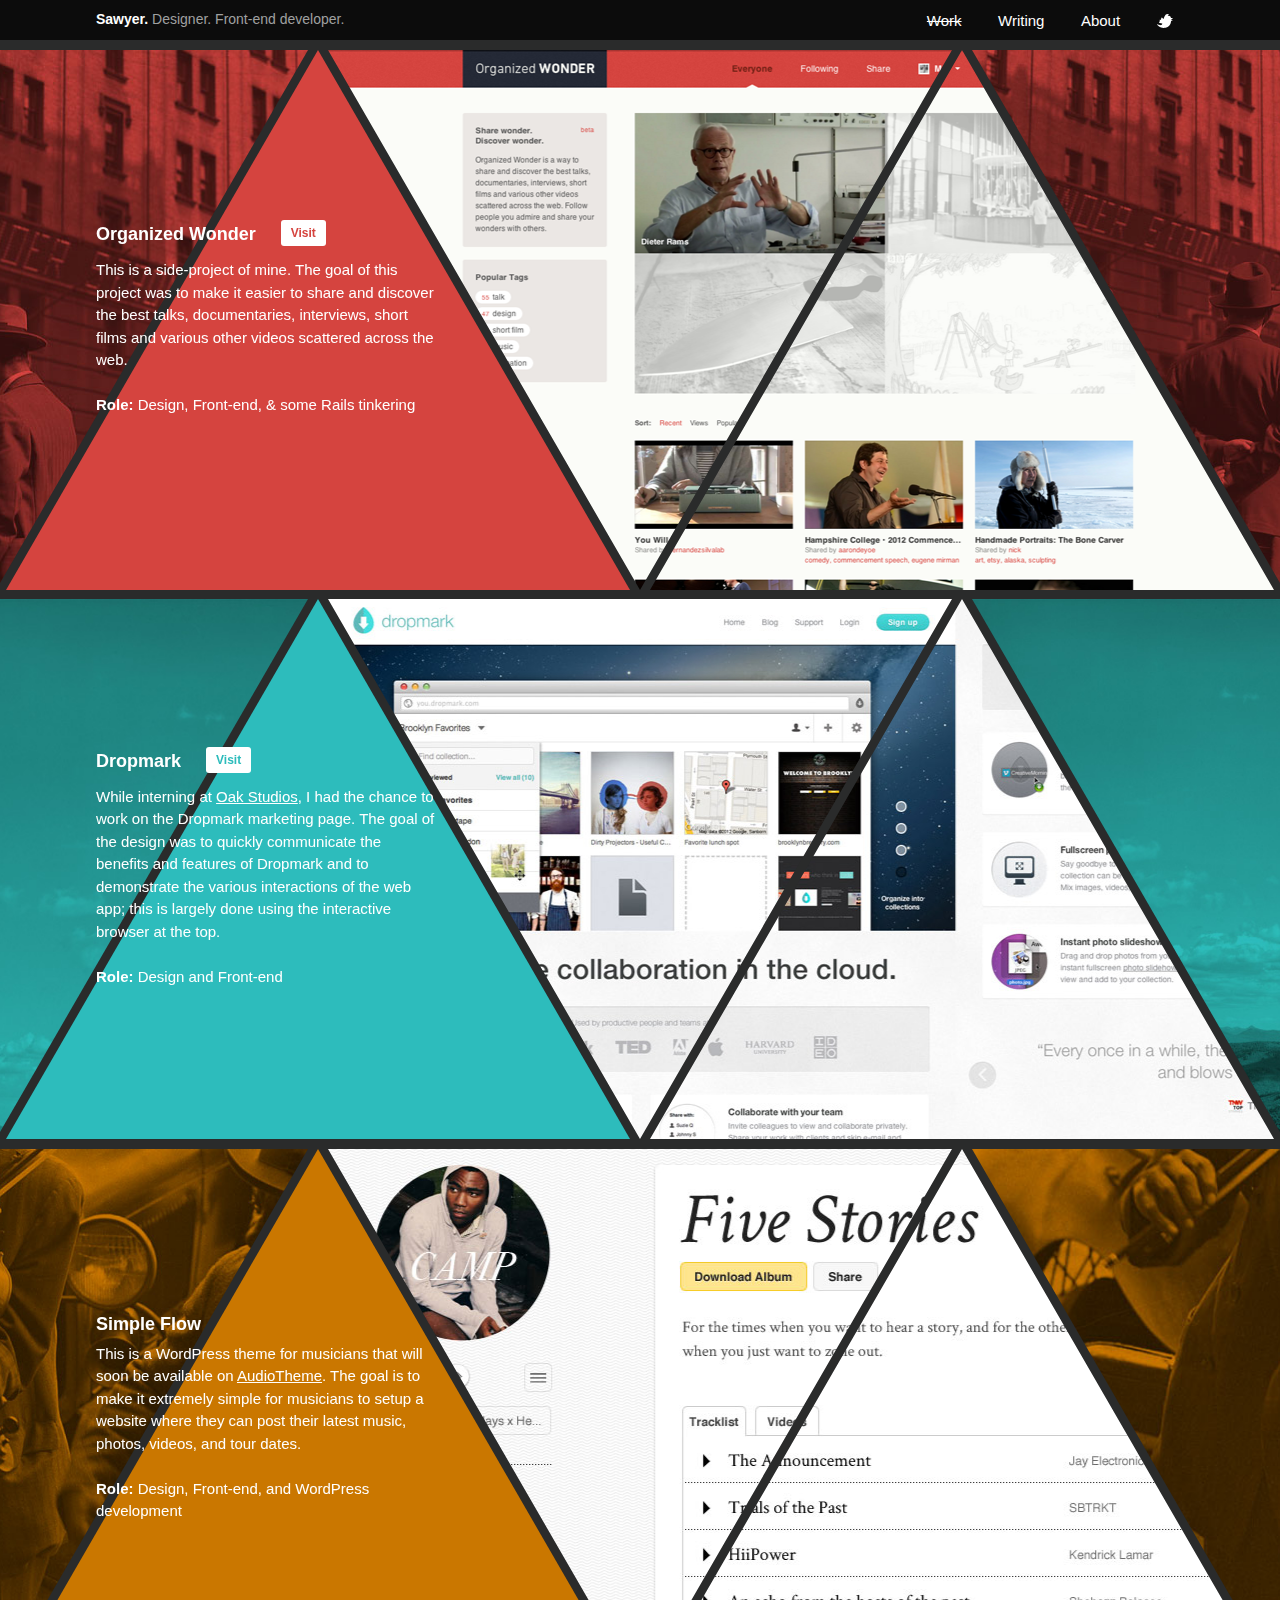
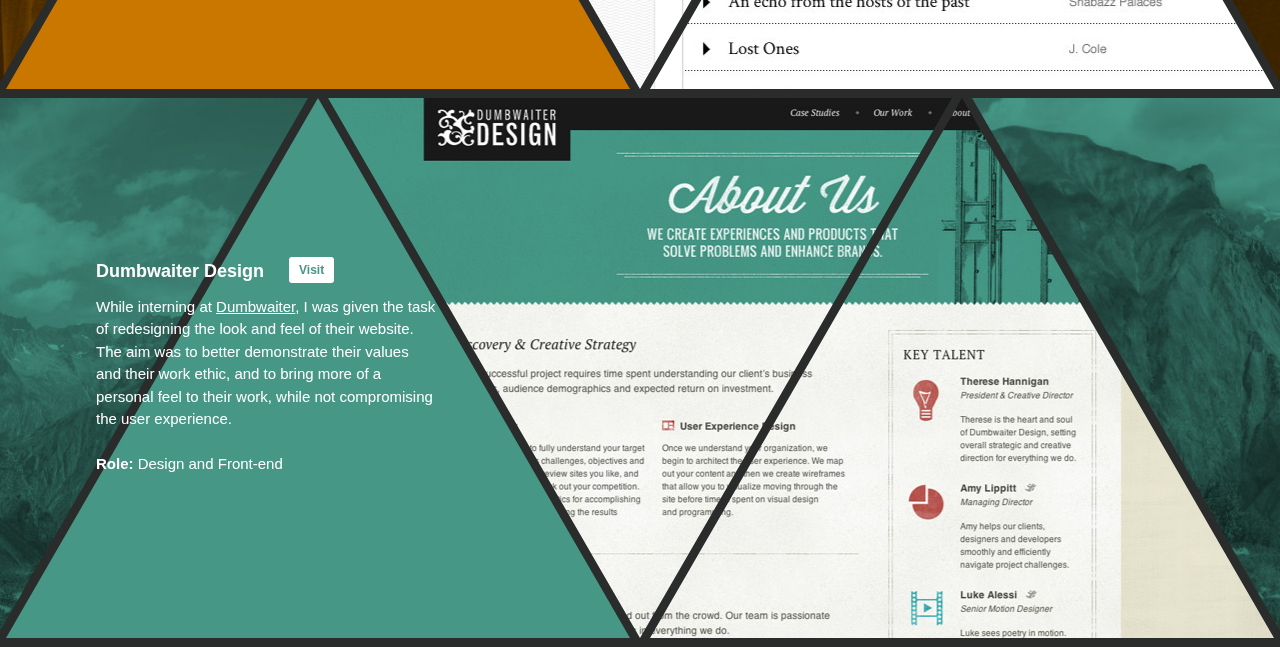
<file: index.html>
<!DOCTYPE html>
<html class="">
<head>
	<meta charset="UTF-8">
	<meta http-equiv="X-UA-Compatible" content="IE=edge,chrome=1">
    <meta name="viewport" content="width=device-width, initial-scale=1.0, maximum-scale=1.0" />
	
    <title>Sawyer Hollenshead - Designer and Front-end Developer</title>
    <meta name="description" content="I'm a designer and front-end developer with a passion for the web and pushing its boundaries. Freelance designer, Founder of Organized Wonder, and contributer to Smashing Magazine." />

	<link rel="stylesheet" href="writing/wp-content/themes/v2012-portfolio/style.css?v=20120531221049" />

    <script type="text/javascript" src="writing/wp-content/themes/v2012-portfolio/js/modernizr.js"></script> 
    <script type="text/javascript" src="http://use.typekit.com/ggb1aqu.js"></script>
    <script type="text/javascript">try{Typekit.load();}catch(e){}</script>
    <script type="text/javascript">var _sf_startpt=(new Date()).getTime()</script>
    <script type="text/javascript">

      var _gaq = _gaq || [];
      _gaq.push(['_setAccount', 'UA-3634425-8']);
      _gaq.push(['_trackPageview']);

      (function() {
        var ga = document.createElement('script'); ga.type = 'text/javascript'; ga.async = true;
        ga.src = ('https:' == document.location.protocol ? 'https://ssl' : 'http://www') + '.google-analytics.com/ga.js';
        var s = document.getElementsByTagName('script')[0]; s.parentNode.insertBefore(ga, s);
      })();

    </script>
</head>
<body class="main-home">
	
    <header class="primary">
        <div class="wrap">
            <h1><a href="http://sawyerhollenshead.com">Sawyer. <span>Designer. Front-end developer.</span></a></h1>
            <nav>
                <ul>
                    <li class="current-menu-item"><a href="http://sawyerhollenshead.com">Work</a></li>
                    <li><a href="/writing">Writing</a></li>
                    <li><a href="/about">About</a></li>
                    <li class="twitter"><a href="http://twitter.com/sawyerh" target="_blank"><img src="writing/wp-content/themes/v2012-portfolio/images/twitter.png" alt="Twitter" width="16" height="14" /></a></li>
                </ul>
            </nav>
        </div>
    </header>

    <section id="work">
        <article class="row" id="ow-row">
            <div class="content">
                <div class="no-svg image-fallback" style="background-image: url(writing/wp-content/themes/v2012-portfolio/images/ow.png)"></div><!-- #image-fallback -->

                <div class="info">
                    <h1>Organized Wonder <a href="http://www.organizedwonder.com" target="_blank">Visit</a></h1>
                    <p>This is a side-project of mine. The goal of this project was to make it easier to share and discover the best talks, documentaries, interviews, short films and various other videos scattered across the web.</p>

                    <p><strong>Role:</strong> Design, Front-end, & some Rails tinkering</p>
                </div>
            </div>
            <div class="svg-image">
            <svg class="svg-row" width="100%" height="540px" viewBox="0 0 1248 540" xmlns="http://www.w3.org/2000/svg" xmlns:xlink="http://www.w3.org/1999/xlink" version="1.1">
               <defs>
                   <polygon points="624,0 312,540 0,0" id="down" />
                   <polygon points="0,540 312,0 624,540" id="up" />
               </defs>
               
               <!-- Place clipPath in group so it works in Safari. Placing in 'def' doesn't work across all browsers -->
               <g>
                   <clipPath id="image">
                        <polygon points="624,0 312,540 0,0" />
                        <polygon points="0,540 312,0 624,540" transform="translate(322)" />
                    </clipPath>

                    <clipPath id="downMask">
                        <polygon points="624,0 312,540 0,0" />
                    </clipPath>

                    <clipPath id="upMask">
                        <polygon points="0,540 312,0 624,540" />
                    </clipPath>
               </g>
               <!-- Translate (half of rx) to position the center piece in the center -->
               <g transform="translate(312, 0)">

                    <!-- Pointing down -->
                    <image transform="translate(644,0)" clip-path="url(#downMask)" height="100%" width="50%" xlink:href="writing/wp-content/themes/v2012-portfolio/images/ow-bg.jpg" preserveAspectRatio='xMaxYMax slice' />
                    <image transform="translate(-644,0)" clip-path="url(#downMask)" height="100%" width="76%" xlink:href="writing/wp-content/themes/v2012-portfolio/images/ow-bg.jpg" preserveAspectRatio='xMidYMin slice' />

                    <!-- Pointing up -->
                    <image transform="translate(966,0)" clip-path="url(#upMask)" height="100%" width="76%" xlink:href="writing/wp-content/themes/v2012-portfolio/images/ow-bg.jpg" preserveAspectRatio='xMidYMin slice' />
                    <image transform="translate(-966,0)" clip-path="url(#upMask)" height="100%" width="76%" xlink:href="writing/wp-content/themes/v2012-portfolio/images/ow-bg.jpg" preserveAspectRatio='xMidYMin slice' />

                    <!-- Info block, pointing up -->
                    <polygon points="0,540 312,0 624,540" transform="translate(-322,0)" /> <!-- left -->

                    <!-- Center, pointing down -->
                    <image clip-path="url(#image)" height="100%" width="76%" xlink:href="writing/wp-content/themes/v2012-portfolio/images/ow.png" preserveAspectRatio='xMidYMin slice' />
               </g>
            </svg>
        </div><!-- #svg-image -->
        </article><!-- #row even -->

        <article class="row" id="dropmark-row">
            <div class="content">
                <div class="no-svg image-fallback" style="background-image: url(writing/wp-content/themes/v2012-portfolio/images/dropmark.jpg)"></div><!-- #image-fallback -->

                <div class="info">
                    <h1>Dropmark <a href="http://dropmark.com" target="_blank">Visit</a></h1>
                    <p>While interning at <a href="http://oak.is" target="_blank">Oak Studios</a>, I had the chance to work on the Dropmark marketing page.  The goal of the design was to quickly communicate the benefits and features of Dropmark and to demonstrate the various interactions of the web app; this is largely done using the interactive browser at the top.</p>

                    <p><strong>Role:</strong> Design and Front-end</p>
                </div>

            </div>
            <div class="svg-image">
            <svg class="svg-row" width="100%" height="540px" viewBox="0 0 1248 540" xmlns="http://www.w3.org/2000/svg" xmlns:xlink="http://www.w3.org/1999/xlink" version="1.1">
               
               <!-- Translate (half of rx) to position the center piece in the center -->
               <g transform="translate(312, 0)">

                    <!-- Pointing down -->
                    <image transform="translate(644,0)" clip-path="url(#downMask)" height="100%" width="50%" xlink:href="writing/wp-content/themes/v2012-portfolio/images/dropmark-bg.jpg" preserveAspectRatio='xMaxYMax slice' />
                    <image transform="translate(-644,0)" clip-path="url(#downMask)" height="100%" width="76%" xlink:href="writing/wp-content/themes/v2012-portfolio/images/dropmark-bg.jpg" preserveAspectRatio='xMidYMin slice' />

                    <!-- Pointing up -->
                    <image transform="translate(966,0)" clip-path="url(#upMask)" height="100%" width="76%" xlink:href="writing/wp-content/themes/v2012-portfolio/images/dropmark-bg.jpg" preserveAspectRatio='xMidYMin slice' />
                    <image transform="translate(-966,0)" clip-path="url(#upMask)" height="100%" width="76%" xlink:href="writing/wp-content/themes/v2012-portfolio/images/dropmark-bg.jpg" preserveAspectRatio='xMidYMin slice' />

                    <!-- Info block, pointing up -->
                    <polygon points="0,540 312,0 624,540" transform="translate(-322,0)" /> <!-- left -->

                    <!-- Center, pointing down -->
                    <image clip-path="url(#image)" height="100%" width="76%" xlink:href="writing/wp-content/themes/v2012-portfolio/images/dropmark.jpg" preserveAspectRatio='xMidYMin slice' />
               </g>
            </svg>
            </div><!-- #svg-image -->  
        </article>

        <article class="row" id="audiotheme-row">
            <div class="content">
                <div class="no-svg image-fallback" style="background-image: url(writing/wp-content/themes/v2012-portfolio/images/audiotheme.jpg)"></div><!-- #image-fallback -->

                <div class="info">
                    <h1>Simple Flow</h1>
                    <p>This is a WordPress theme for musicians that will soon be available on <a href="http://audiotheme.com" target="_blank">AudioTheme</a>. The goal is to make it extremely simple for musicians to setup a website where they can post their latest music, photos, videos, and tour dates.</p>

                    <p><strong>Role:</strong> Design, Front-end, and WordPress development</p>
                </div>

            </div>
            <div class="svg-image">
            <svg class="svg-row" width="100%" height="540px" viewBox="0 0 1248 540" xmlns="http://www.w3.org/2000/svg" xmlns:xlink="http://www.w3.org/1999/xlink" version="1.1">
               
               <!-- Translate (half of rx) to position the center piece in the center -->
               <g transform="translate(312, 0)">

                    <!-- Pointing down -->
                    <image transform="translate(644,0)" clip-path="url(#downMask)" height="100%" width="70%" xlink:href="writing/wp-content/themes/v2012-portfolio/images/audiotheme-bg.jpg" preserveAspectRatio='xMidYMax slice' />
                    <image transform="translate(-644,0)" clip-path="url(#downMask)" height="100%" width="50%" xlink:href="writing/wp-content/themes/v2012-portfolio/images/audiotheme-bg.jpg" preserveAspectRatio='xMidYMin slice' />

                    <!-- Pointing up -->
                    <image transform="translate(966,0)" clip-path="url(#upMask)" height="100%" width="50%" xlink:href="writing/wp-content/themes/v2012-portfolio/images/audiotheme-bg.jpg" preserveAspectRatio='xMidYMin slice' />
                    <image transform="translate(-966,0)" clip-path="url(#upMask)" height="100%" width="76%" xlink:href="writing/wp-content/themes/v2012-portfolio/images/audiotheme-bg.jpg" preserveAspectRatio='xMidYMin slice' />

                    <!-- Info block, pointing up -->
                    <polygon points="0,540 312,0 624,540" transform="translate(-322,0)" /> <!-- left -->

                    <!-- Center, pointing down -->
                    <image clip-path="url(#image)" height="100%" width="76%" xlink:href="writing/wp-content/themes/v2012-portfolio/images/audiotheme.jpg" preserveAspectRatio='xMidYMin slice' />
               </g>
            </svg>
            </div><!-- #svg-image -->  
        </article><!-- #row even -->

        <article class="row" id="dwaiter-row">
            <div class="content">
                <div class="no-svg image-fallback" style="background-image: url(writing/wp-content/themes/v2012-portfolio/images/dwaiter.jpg)"></div><!-- #image-fallback -->

                <div class="info">
                    <h1>Dumbwaiter Design <a href="http://dwaiter.com" target="_blank">Visit</a></h1>
                    <p>While interning at <a href="http://dwaiter.com" target="_blank">Dumbwaiter</a>, I was given the task of redesigning the look and feel of their website. The aim was to better demonstrate their values and their work ethic, and to bring more of a personal feel to their work, while not compromising the user experience.</p>

                    <p><strong>Role:</strong> Design and Front-end</p>
                </div>
            </div>
            <div class="svg-image">
            <svg class="svg-row" width="100%" height="540px" viewBox="0 0 1248 540" xmlns="http://www.w3.org/2000/svg" xmlns:xlink="http://www.w3.org/1999/xlink" version="1.1">
               
               <!-- Translate (half of rx) to position the center piece in the center -->
               <g transform="translate(312, 0)">

                    <!-- Pointing down -->
                    <image transform="translate(644,0)" clip-path="url(#downMask)" height="100%" width="70%" xlink:href="writing/wp-content/themes/v2012-portfolio/images/dwaiter-bg.jpg" preserveAspectRatio='xMidYMax slice' />
                    <image transform="translate(-644,0)" clip-path="url(#downMask)" height="100%" width="50%" xlink:href="writing/wp-content/themes/v2012-portfolio/images/dwaiter-bg.jpg" preserveAspectRatio='xMidYMin slice' />

                    <!-- Pointing up -->
                    <image transform="translate(966,0)" clip-path="url(#upMask)" height="100%" width="50%" xlink:href="writing/wp-content/themes/v2012-portfolio/images/dwaiter-bg.jpg" preserveAspectRatio='xMidYMin slice' />
                    <image transform="translate(-966,0)" clip-path="url(#upMask)" height="100%" width="76%" xlink:href="writing/wp-content/themes/v2012-portfolio/images/dwaiter-bg.jpg" preserveAspectRatio='xMidYMin slice' />

                    <!-- Info block, pointing up -->
                    <polygon points="0,540 312,0 624,540" transform="translate(-322,0)" /> <!-- left -->

                    <!-- Center, pointing down -->
                    <image clip-path="url(#image)" height="100%" width="76%" xlink:href="writing/wp-content/themes/v2012-portfolio/images/dwaiter.jpg" preserveAspectRatio='xMidYMin slice' />
               </g>
            </svg>
            </div><!-- #svg-image -->  
        </article><!-- #row odd -->
	</section><!-- #work -->
	<script src="https://ajax.googleapis.com/ajax/libs/jquery/1.7.1/jquery.min.js" type="text/javascript"></script>
    <script src="writing/wp-content/themes/v2012-portfolio/js/plugins.js?v=20120531151000"></script>
    <script src="writing/wp-content/themes/v2012-portfolio/js/script-ck.js?v=20120531151000"></script>
    <script type="text/javascript">
    var _sf_async_config={uid:37277,domain:"sawyerhollenshead.com"};
    (function(){
      function loadChartbeat() {
        window._sf_endpt=(new Date()).getTime();
        var e = document.createElement('script');
        e.setAttribute('language', 'javascript');
        e.setAttribute('type', 'text/javascript');
        e.setAttribute('src',
           (("https:" == document.location.protocol) ? "https://a248.e.akamai.net/chartbeat.download.akamai.com/102508/" : "http://static.chartbeat.com/") +
           "js/chartbeat.js");
        document.body.appendChild(e);
      }
      var oldonload = window.onload;
      window.onload = (typeof window.onload != 'function') ?
         loadChartbeat : function() { oldonload(); loadChartbeat(); };
    })();

    </script>
</body>
</html>
</file>
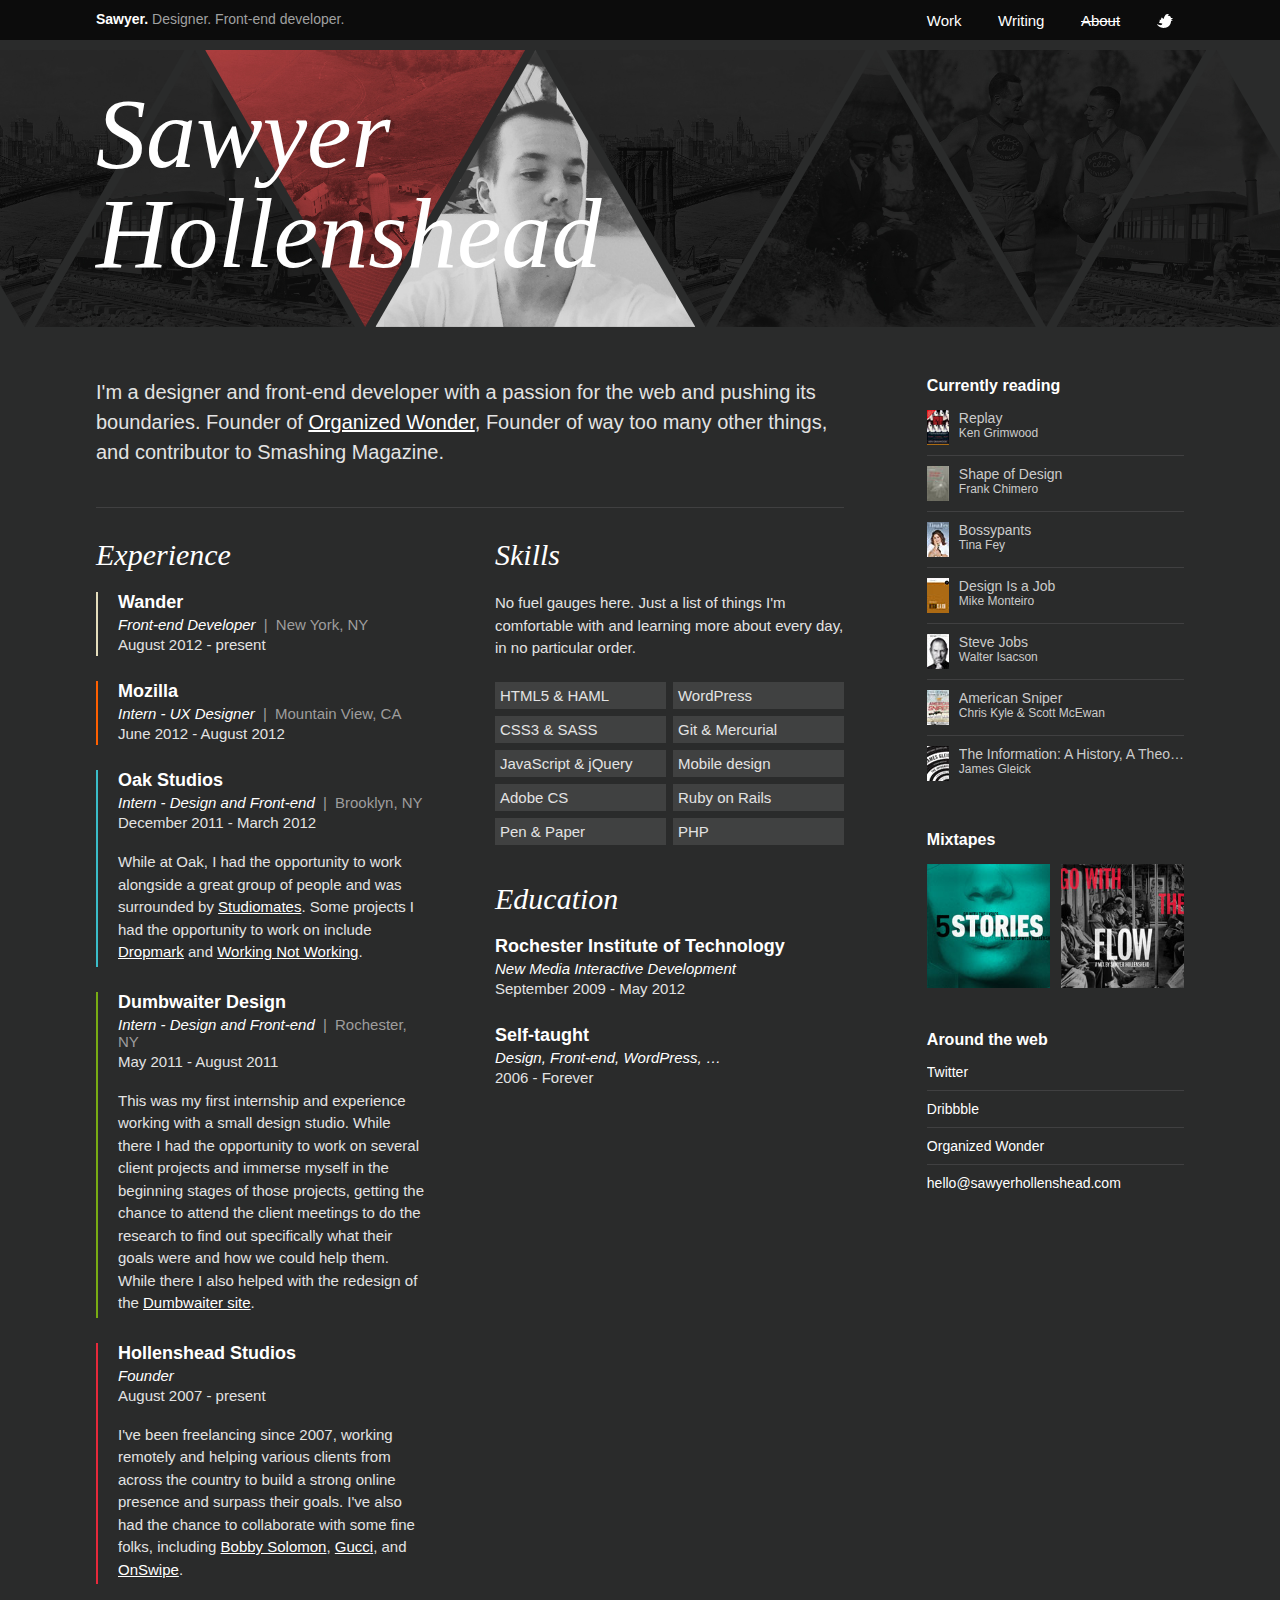
<file: about.html>
<!DOCTYPE html>
<html>
<head>
	<meta charset="UTF-8">
	<meta http-equiv="X-UA-Compatible" content="IE=edge,chrome=1">
    <meta name="viewport" content="width=device-width, initial-scale=1.0, maximum-scale=1.0" />
	
    <title>About Sawyer Hollenshead</title>
    <meta name="description" content="I'm a designer and front-end developer with a passion for the web and pushing its boundaries. Freelance designer, Founder of Organized Wonder, and contributer to Smashing Magazine." />

	<link rel="stylesheet" href="writing/wp-content/themes/v2012-portfolio/style.css?v=20120821180553" />
    
    <script type="text/javascript" src="writing/wp-content/themes/v2012-portfolio/js/modernizr.js"></script>
    <script type="text/javascript" src="http://use.typekit.com/ggb1aqu.js"></script>
    <script type="text/javascript">try{Typekit.load();}catch(e){}</script>
    <script type="text/javascript">var _sf_startpt=(new Date()).getTime()</script>
    <script type="text/javascript">

      var _gaq = _gaq || [];
      _gaq.push(['_setAccount', 'UA-3634425-8']);
      _gaq.push(['_trackPageview']);

      (function() {
        var ga = document.createElement('script'); ga.type = 'text/javascript'; ga.async = true;
        ga.src = ('https:' == document.location.protocol ? 'https://ssl' : 'http://www') + '.google-analytics.com/ga.js';
        var s = document.getElementsByTagName('script')[0]; s.parentNode.insertBefore(ga, s);
      })();

    </script>
</head>
<body class="about">
	
    <header class="primary">
        <div class="wrap">
            <h1><a href="http://sawyerhollenshead.com">Sawyer. <span>Designer. Front-end developer.</span></a></h1>
            <nav>
                <ul>
                    <li><a href="http://sawyerhollenshead.com">Work</a></li>
                    <li><a href="/writing">Writing</a></li>
                    <li class="current-menu-item"><a href="/about">About</a></li>
                    <li class="twitter"><a href="http://twitter.com/sawyerh" target="_blank"><img src="writing/wp-content/themes/v2012-portfolio/images/twitter.png" alt="Twitter" width="16" height="14" /></a></li>
                </ul>
            </nav>
        </div>
    </header>

    <section class="row" id="about-row">
        <div class="content">
            <div class="info" data-top="50%">
                <h1 class="big">Sawyer<br />Hollenshead</h1>
            </div>
        </div>

        <div class="svg-image">
        <svg class="svg-row" width="100%" height="415px" viewBox="0 0 1248 270" xmlns="http://www.w3.org/2000/svg" xmlns:xlink="http://www.w3.org/1999/xlink" version="1.1">
           <!-- Place clipPath in group so it works in Safari. Placing in 'def' doesn't work across all browsers -->
           <g>
               <clipPath id="image">
                    <polygon points="312,0 156,270 0,0" />
                    <polygon points="0,270 156,0 312,270" transform="translate(161)" />
                </clipPath>

                <clipPath id="downMask">
                    <polygon points="312,0 156,270 0,0" />
                </clipPath>

                <clipPath id="upMask">
                    <polygon points="0,270 156,0 312,270" />
                </clipPath>
           </g>
           
           <!-- Translate (half of rx) to position the center piece in the center -->
           <g transform="translate(200, 0)">
                <image transform="translate(-332,0)" clip-path="url(#downMask)" height="100%" width="25%" xlink:href="writing/wp-content/themes/v2012-portfolio/images/city-about.jpg" preserveAspectRatio='xMidYMin slice' />
                <image transform="translate(-166,0)" clip-path="url(#upMask)" height="100%" width="25%" xlink:href="writing/wp-content/themes/v2012-portfolio/images/train-about.jpg" preserveAspectRatio='xMidYMin slice' />
                <image clip-path="url(#downMask)" height="100%" width="25%" xlink:href="writing/wp-content/themes/v2012-portfolio/images/farm-about.jpg" preserveAspectRatio='xMidYMin slice' />
                <image transform="translate(166,0)" clip-path="url(#upMask)" height="100%" width="25%" xlink:href="writing/wp-content/themes/v2012-portfolio/images/me-about.png" preserveAspectRatio='xMidYMin slice' />
                <image transform="translate(332,0)" clip-path="url(#downMask)" height="100%" width="25%" xlink:href="writing/wp-content/themes/v2012-portfolio/images/city-about.jpg" preserveAspectRatio='xMaxYMax slice' />
                <image transform="translate(498,0)" clip-path="url(#upMask)" height="100%" width="25%" xlink:href="writing/wp-content/themes/v2012-portfolio/images/gparents-about.jpg" preserveAspectRatio='xMidYMin slice' />
                <image transform="translate(664,0)" clip-path="url(#downMask)" height="100%" width="25%" xlink:href="writing/wp-content/themes/v2012-portfolio/images/bball-about.jpg" preserveAspectRatio='xMidYMin slice' />
                <image transform="translate(830,0)" clip-path="url(#upMask)" height="100%" width="25%" xlink:href="writing/wp-content/themes/v2012-portfolio/images/train-about.jpg" preserveAspectRatio='xMidYMin slice' />
           </g>
        </svg>
        </div><!-- #svg-image -->
    </section><!-- #row even -->

    <div class="wrap main">
        <section class="entry">
            <p>I'm a designer and front-end developer with a passion for the web and pushing its boundaries. Founder of <a href="http://www.organizedwonder.com" target="_blank">Organized Wonder</a>, Founder of way too many other things, and contributor to Smashing Magazine.</p>

            <div class="details">
                <div class="half" id="experience">
                    <h2 class="title">Experience</h2>

                    <article class="wander">
                        <h1><a href="http://onwander.com" target="_blank">Wander</a></h1>
                        <h2><em>Front-end Developer</em> <span>|</span> New York, NY</h2>
                        <time>August 2012 - present</time>
                    </article>

                    <article class="mozilla">
                        <h1><a href="http://mozilla.org" target="_blank">Mozilla</a></h1>
                        <h2><em>Intern - UX Designer</em> <span>|</span> Mountain View, CA</h2>
                        <time>June 2012 - August 2012</time>
                    </article>

                    <article class="oak">
                        <h1><a href="http://oak.is" target="_blank">Oak Studios</a></h1>
                        <h2><em>Intern - Design and Front-end</em> <span>|</span> Brooklyn, NY</h2>
                        <time>December 2011 - March 2012</time>

                        <p>While at Oak, I had the opportunity to work alongside a great group of people and was surrounded by <a href="http://studiomates.com/" target="_blank">Studiomates</a>. Some projects I had the opportunity to work on include <a href="http://dropmark.com/" target="_blank">Dropmark</a> and <a href="http://workingnotworking.com/" target="_blank">Working Not Working</a>.</p>
                    </article>

                    <article class="dwaiter">
                        <h1><a href="http://dwaiter.com" target="_blank">Dumbwaiter Design</a></h1>
                        <h2><em>Intern - Design and Front-end</em> <span>|</span> Rochester, NY</h2>
                        <time>May 2011 - August 2011</time>

                        <p>This was my first internship and experience working with a small design studio. While there I had the opportunity to work on several client projects and immerse myself in the beginning stages of those projects, getting the chance to attend the client meetings to do the research to find out specifically what their goals were and how we could help them. While there I also helped with the redesign of the <a href="http://dwaiter.com" target="_blank">Dumbwaiter site</a>.</p>
                    </article>

                    <article class="freelance">
                        <h1>Hollenshead Studios</h1>
                        <h2><em>Founder</em></h2>
                        <time>August 2007 - present</time>

                        <p>I've been freelancing since 2007, working remotely and helping various clients from across the country to build a strong online presence and surpass their goals. I've also had the chance to collaborate with some fine folks, including <a href="http://www.thefoxisblack.com/" target="_blank">Bobby Solomon</a>, <a href="http://gucci.tumblr.com/" target="_blank">Gucci</a>, and <a href="http://www.onswipe.com/" target="_blank">OnSwipe</a>.</p>
                    </article>
                </div>

                <div class="half">
                    <h2 class="title">Skills</h2>
                    <p>No fuel gauges here. Just a list of things I'm comfortable with and learning more about every day, in no particular order.</p>
                    <ul class="skills">
                        <li>HTML5 &amp; HAML</li>
                        <li>WordPress</li>
                        <li>CSS3 &amp; SASS</li>
                        <li>Git &amp; Mercurial</li>
                        <li>JavaScript &amp; jQuery</li>
                        <li>Mobile design</li>
                        <li>Adobe CS</li>
                        <li>Ruby on Rails</li>
                        <li>Pen &amp; Paper</li>
                        <li>PHP</li>
                        <!-- <li>Peanut Butter & Jelly</li> -->
                    </ul>

                    <div class="education">
                        <h2 class="title">Education</h2>

                        <article>
                            <h1>Rochester Institute of Technology</h1>
                            <h2><em>New Media Interactive Development</em></h2>
                            <time>September 2009 - May 2012</time>
                        </article>

                        <article>
                            <h1>Self-taught</h1>
                            <h2><em>Design, Front-end, WordPress, &hellip;</em></h2>
                            <time>2006 - Forever</time>
                        </article>
                    </div><!-- #education -->
                </div>
            </div><!-- #details -->

            <!-- <h2 class="title">Background</h2>
            <p>I grew up in South-Central Pennsylvania on my family's dairy farm. In 5th grade I created my first website on Geocities where I posted goofy photos of myself and people could write on my guestbook. Basically, I created Facebook when I was 10. When I was a sophomore in High School I realized I could make a few bucks from this web design thing and I began to teach myself HTML, CSS and Photoshop. A year later I landed my first client who wasn't a family member. The rest is history.</p> -->
        </section>

        <section class="sidebar">
            <article>
                <h2>Currently reading</h2>
                <ul class="books">
                    <li>
                        <a href="http://www.amazon.com/Replay-Ken-Grimwood/dp/068816112X/ref=sr_1_6?ie=UTF8&qid=1345586559&sr=8-6&keywords=rewind+sci-fi" target="_blank">
                            <img src="writing/wp-content/themes/v2012-portfolio/images/replay-book.jpg" alt="Replay" />
                            <strong>Replay</strong>
                            Ken Grimwood
                        </a>
                    </li>
                    <li>
                        <a href="http://shapeofdesignbook.com/" target="_blank">
                            <img src="writing/wp-content/themes/v2012-portfolio/images/shape-of-design.jpg" alt="Shape of Design" />
                            <strong>Shape of Design</strong>
                            Frank Chimero
                        </a>
                    </li>
                    <li>
                        <a href="http://www.amazon.com/Bossypants-Tina-Fey/dp/0316056863" target="_blank">
                            <img src="writing/wp-content/themes/v2012-portfolio/images/bossypants.jpg" alt="Bossypants" />
                            <strong>Bossypants</strong>
                            Tina Fey
                        </a>
                    </li>
                    <li>
                        <a href="http://www.abookapart.com/products/design-is-a-job" target="_blank">
                            <img src="writing/wp-content/themes/v2012-portfolio/images/design-job.jpg" alt="Design Is a Job" />
                            <strong>Design Is a Job</strong>
                            Mike Monteiro
                        </a>
                    </li>
                    <li>
                        <a href="http://www.amazon.com/Steve-Jobs-Walter-Isaacson/dp/1451648537/ref=sr_1_1?s=books&ie=UTF8&qid=1338350170&sr=1-1" target="_blank">
                            <img src="writing/wp-content/themes/v2012-portfolio/images/steve-jobs.jpg" alt="Steve Jobs" />
                            <strong>Steve Jobs</strong>
                            Walter Isacson
                        </a>
                    </li>
                    
                    <li>
                        <a href="http://www.amazon.com/American-Sniper-Autobiography-Military-History/dp/B006ST49K4/ref=sr_1_2?s=books&ie=UTF8&qid=1338350245&sr=1-2" target="_blank">
                            <img src="writing/wp-content/themes/v2012-portfolio/images/sniper.jpg" alt="American Sniper" />
                            <strong>American Sniper</strong>
                            Chris Kyle &amp; Scott McEwan
                        </a>
                    </li>

                    <li>
                        <a href="http://www.amazon.com/The-Information-History-Theory-Flood/dp/1400096235/ref=sr_1_1?ie=UTF8&qid=1338394142&sr=8-1" target="_blank">
                            <img src="writing/wp-content/themes/v2012-portfolio/images/information-book.jpg" alt="The Information: A History, A Theory, A Flood" />
                            <strong>The Information: A History, A Theory, A Flood</strong>
                            James Gleick
                        </a>
                    </li>

                </ul>
            </article>

            <article class="mixtapes">
                <h2>Mixtapes</h2>
                
                <a href="http://designers.mx/mixes/listen/five-stories" target="_blank">
                    <img src="writing/wp-content/themes/v2012-portfolio/images/mixtape-2.jpg" alt="Mixtape 2" />
                </a>

                <a href="http://designers.mx/mixes/listen/go_with_the_flow" target="_blank">
                    <img src="writing/wp-content/themes/v2012-portfolio/images/mixtape-1.jpg" alt="Mixtape 1" />
                </a>
            </article>

            <article>
                <h2>Around the web</h2>
                <ul>
                    <li><a href="http://twitter.com/sawyerh" target="_blank">Twitter</a></li>
                    <li><a href="http://dribbble.com/sawyer" target="_blank">Dribbble</a></li>
                    <li><a href="http://www.organizedwonder.com/sawyer" target="_blank">Organized Wonder</a></li>
                    <li><a href="mailto:hello@sawyerhollenshead.com">hello@sawyerhollenshead.com</a></li>
                </ul>
            </article>
        </section>
    </div>

	<script src="https://ajax.googleapis.com/ajax/libs/jquery/1.7.1/jquery.min.js" type="text/javascript"></script>
    <script src="writing/wp-content/themes/v2012-portfolio/js/plugins.js?v=20120531151000"></script>
    <script src="writing/wp-content/themes/v2012-portfolio/js/script-ck.js?v=20120531151000"></script>
    <script type="text/javascript">
    var _sf_async_config={uid:37277,domain:"sawyerhollenshead.com"};
    (function(){
      function loadChartbeat() {
        window._sf_endpt=(new Date()).getTime();
        var e = document.createElement('script');
        e.setAttribute('language', 'javascript');
        e.setAttribute('type', 'text/javascript');
        e.setAttribute('src',
           (("https:" == document.location.protocol) ? "https://a248.e.akamai.net/chartbeat.download.akamai.com/102508/" : "http://static.chartbeat.com/") +
           "js/chartbeat.js");
        document.body.appendChild(e);
      }
      var oldonload = window.onload;
      window.onload = (typeof window.onload != 'function') ?
         loadChartbeat : function() { oldonload(); loadChartbeat(); };
    })();

    </script>
</body>
</html>
</file>
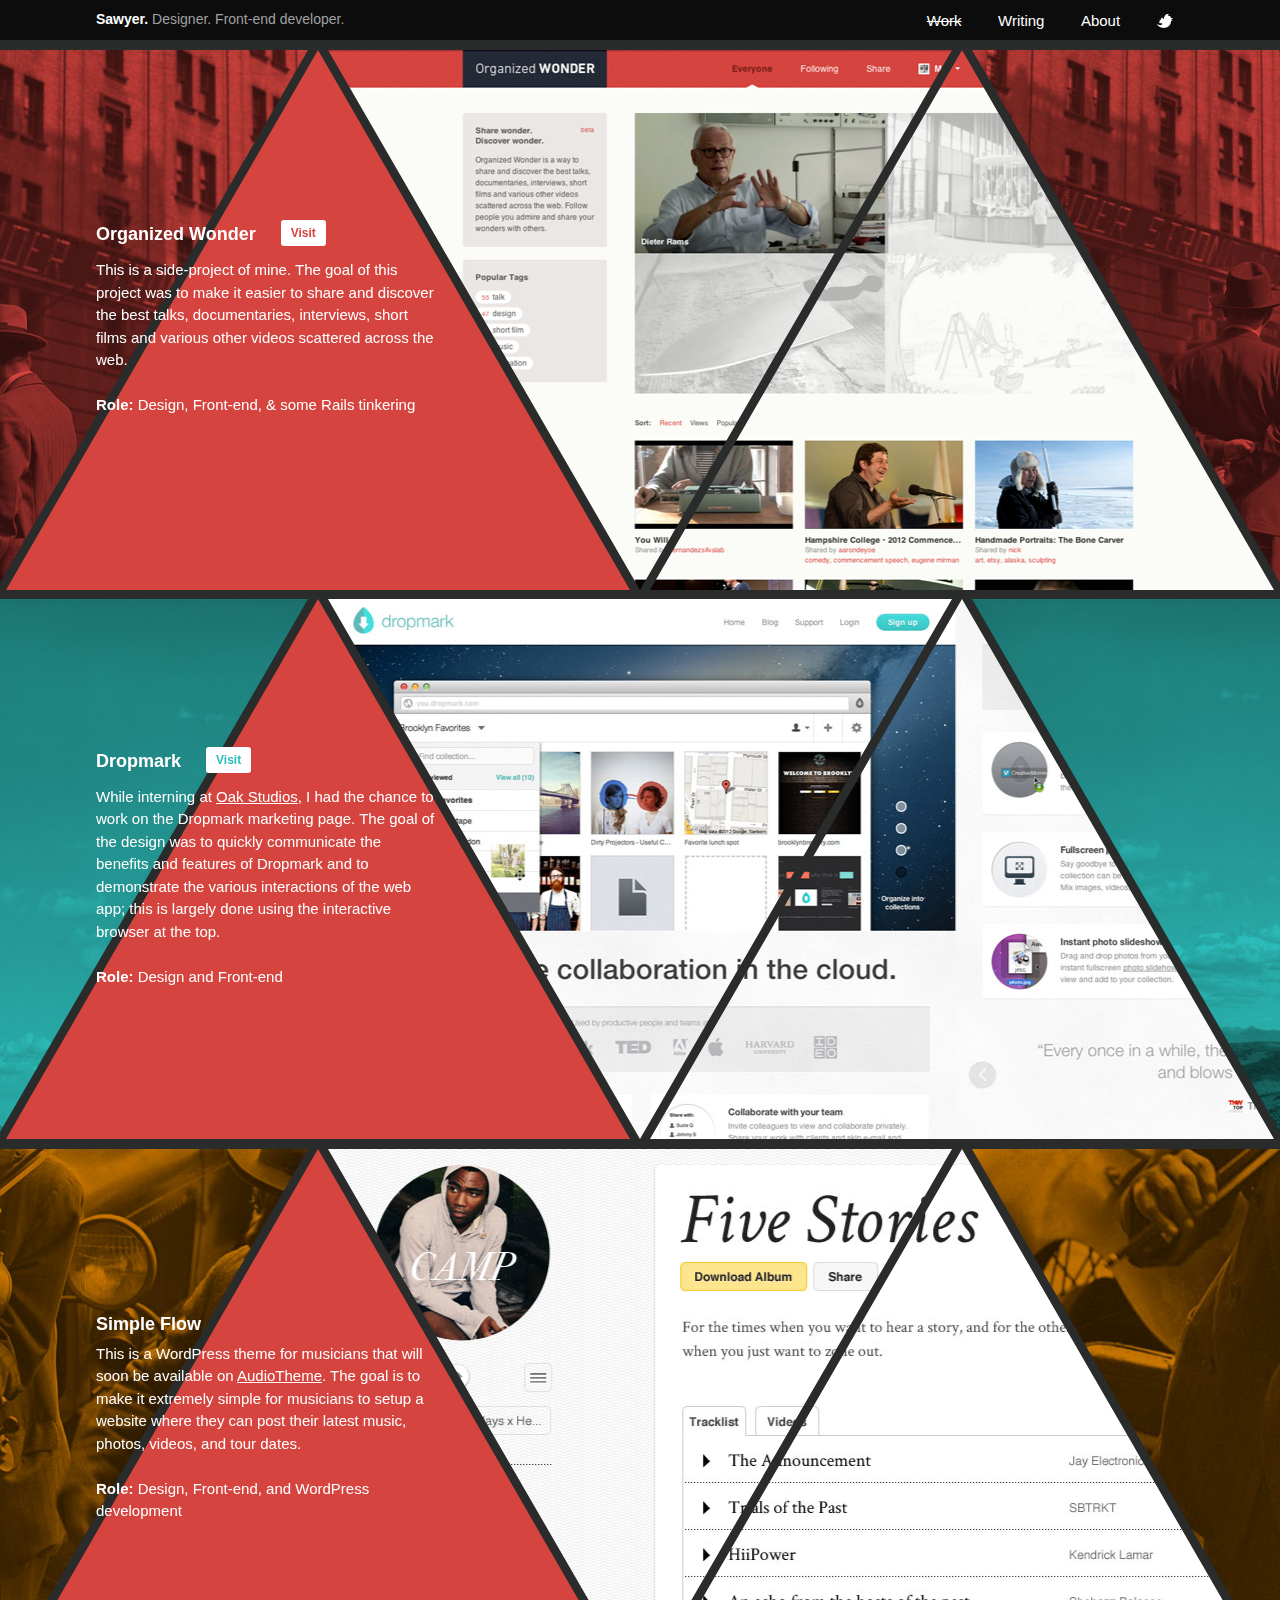
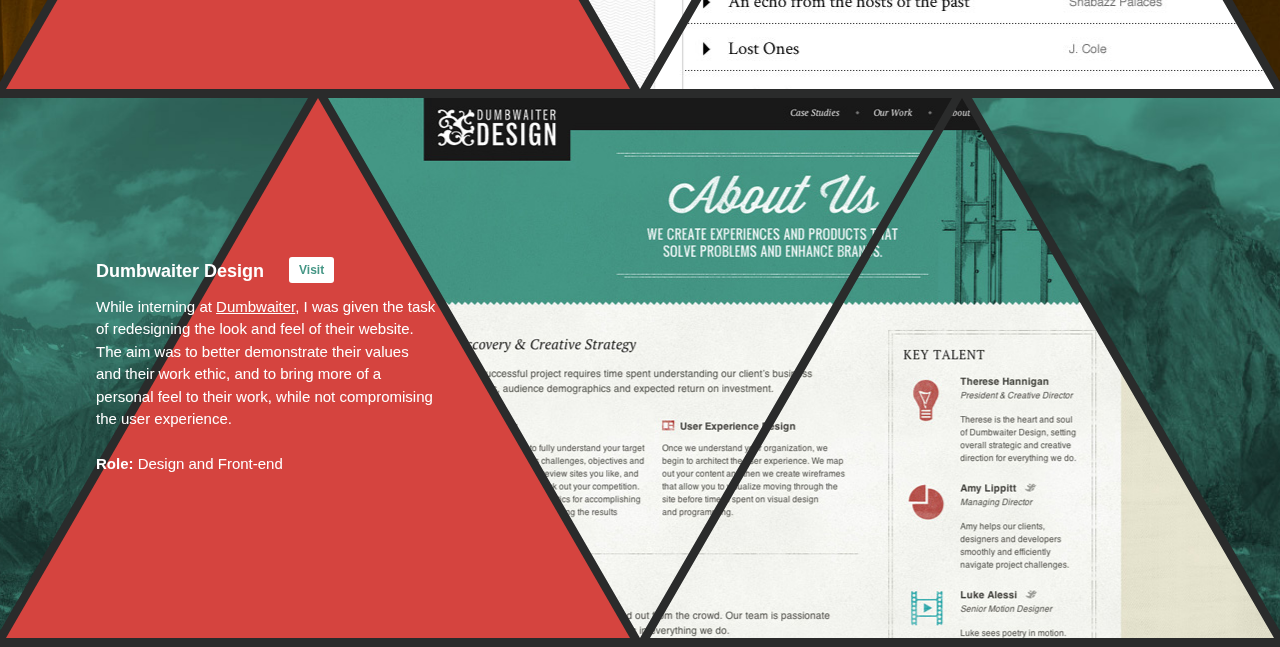
<file: home.html>
<!DOCTYPE html>
<html class="">
<head>
	<meta charset="UTF-8">
	<meta http-equiv="X-UA-Compatible" content="IE=edge,chrome=1">
    <meta name="viewport" content="width=device-width, initial-scale=1.0, maximum-scale=1.0" />
	
    <title>Sawyer Hollenshead - Designer and Front-end Developer</title>
    <meta name="description" content="I'm a designer and front-end developer with a passion for the web and pushing its boundaries. Freelance designer, Founder of Organized Wonder, and contributer to Smashing Magazine." />

	<link rel="stylesheet" href="writing/wp-content/themes/v2012-portfolio/style.css?v=20120531151000" />

    <script type="text/javascript" src="writing/wp-content/themes/v2012-portfolio/js/modernizr.js"></script> 
    <script type="text/javascript" src="http://use.typekit.com/ggb1aqu.js"></script>
    <script type="text/javascript">try{Typekit.load();}catch(e){}</script>

    <script type="text/javascript">

      var _gaq = _gaq || [];
      _gaq.push(['_setAccount', 'UA-3634425-8']);
      _gaq.push(['_trackPageview']);

      (function() {
        var ga = document.createElement('script'); ga.type = 'text/javascript'; ga.async = true;
        ga.src = ('https:' == document.location.protocol ? 'https://ssl' : 'http://www') + '.google-analytics.com/ga.js';
        var s = document.getElementsByTagName('script')[0]; s.parentNode.insertBefore(ga, s);
      })();

    </script>
</head>
<body class="main-home">
	
    <header class="primary">
        <div class="wrap">
            <h1><a href="http://sawyerhollenshead.com">Sawyer. <span>Designer. Front-end developer.</span></a></h1>
            <nav>
                <ul>
                    <li class="current-menu-item"><a href="http://sawyerhollenshead.com">Work</a></li>
                    <li><a href="/writing">Writing</a></li>
                    <li><a href="/about">About</a></li>
                    <li class="twitter"><a href="http://twitter.com/sawyerh" target="_blank"><img src="writing/wp-content/themes/v2012-portfolio/images/twitter.png" alt="Twitter" width="16" height="14" /></a></li>
                </ul>
            </nav>
        </div>
    </header>

    <section id="work">
        <article class="row" id="ow-row">
            <div class="content">
                <div class="no-svg image-fallback" style="background-image: url(writing/wp-content/themes/v2012-portfolio/images/ow.png)"></div><!-- #image-fallback -->

                <div class="info">
                    <h1>Organized Wonder <a href="http://www.organizedwonder.com" target="_blank">Visit</a></h1>
                    <p>This is a side-project of mine. The goal of this project was to make it easier to share and discover the best talks, documentaries, interviews, short films and various other videos scattered across the web.</p>

                    <p><strong>Role:</strong> Design, Front-end, & some Rails tinkering</p>
                </div>
            </div>
            <div class="svg-image">
            <svg class="svg-row" width="100%" height="540px" viewBox="0 0 1248 540" xmlns="http://www.w3.org/2000/svg" xmlns:xlink="http://www.w3.org/1999/xlink" version="1.1">
               <def>
                   <polygon points="624,0 312,540 0,0" id="down" />
                   <polygon points="0,540 312,0 624,540" id="up" />
               </def>
               
               <!-- Place clipPath in group so it works in Safari. Placing in 'def' doesn't work across all browsers -->
               <g>
                   <clipPath id="image">
                        <use xlink:href="#down" />
                        <use xlink:href="#up" x="322" />
                    </clipPath>

                    <clipPath id="downMask">
                        <use xlink:href="#down" />
                    </clipPath>

                    <clipPath id="upMask">
                        <use xlink:href="#up" />
                    </clipPath>
               </g>
               
               <!-- Translate (half of rx) to position the center piece in the center -->
               <g transform="translate(312, 0)">

                    <!-- Pointing down -->
                    <image transform="translate(644,0)" clip-path="url(#downMask)" height="100%" width="50%" xlink:href="writing/wp-content/themes/v2012-portfolio/images/ow-bg.jpg" preserveAspectRatio='xMaxYMax slice' />
                    <image transform="translate(-644,0)" clip-path="url(#downMask)" height="100%" width="76%" xlink:href="writing/wp-content/themes/v2012-portfolio/images/ow-bg.jpg" preserveAspectRatio='xMidYMin slice' />

                    <!-- Pointing up -->
                    <image transform="translate(966,0)" clip-path="url(#upMask)" height="100%" width="76%" xlink:href="writing/wp-content/themes/v2012-portfolio/images/ow-bg.jpg" preserveAspectRatio='xMidYMin slice' />
                    <image transform="translate(-966,0)" clip-path="url(#upMask)" height="100%" width="76%" xlink:href="writing/wp-content/themes/v2012-portfolio/images/ow-bg.jpg" preserveAspectRatio='xMidYMin slice' />

                    <!-- Info block, pointing up -->
                    <use xlink:href="#up" transform="translate(-322,0)" /> <!-- left -->

                    <!-- Center, pointing down -->
                    <image clip-path="url(#image)" height="100%" width="76%" xlink:href="writing/wp-content/themes/v2012-portfolio/images/ow.png" preserveAspectRatio='xMidYMin slice' />
               </g>
            </svg>
        </div><!-- #svg-image -->
        </article><!-- #row even -->

        <article class="row" id="dropmark-row">
            <div class="content">
                <div class="no-svg image-fallback" style="background-image: url(writing/wp-content/themes/v2012-portfolio/images/dropmark.jpg)"></div><!-- #image-fallback -->

                <div class="info">
                    <h1>Dropmark <a href="http://dropmark.com" target="_blank">Visit</a></h1>
                    <p>While interning at <a href="http://oak.is" target="_blank">Oak Studios</a>, I had the chance to work on the Dropmark marketing page.  The goal of the design was to quickly communicate the benefits and features of Dropmark and to demonstrate the various interactions of the web app; this is largely done using the interactive browser at the top.</p>

                    <p><strong>Role:</strong> Design and Front-end</p>
                </div>

            </div>
            <div class="svg-image">
            <svg class="svg-row" width="100%" height="540px" viewBox="0 0 1248 540" xmlns="http://www.w3.org/2000/svg" xmlns:xlink="http://www.w3.org/1999/xlink" version="1.1">
               
               <!-- Translate (half of rx) to position the center piece in the center -->
               <g transform="translate(312, 0)">

                    <!-- Pointing down -->
                    <image transform="translate(644,0)" clip-path="url(#downMask)" height="100%" width="50%" xlink:href="writing/wp-content/themes/v2012-portfolio/images/dropmark-bg.jpg" preserveAspectRatio='xMaxYMax slice' />
                    <image transform="translate(-644,0)" clip-path="url(#downMask)" height="100%" width="76%" xlink:href="writing/wp-content/themes/v2012-portfolio/images/dropmark-bg.jpg" preserveAspectRatio='xMidYMin slice' />

                    <!-- Pointing up -->
                    <image transform="translate(966,0)" clip-path="url(#upMask)" height="100%" width="76%" xlink:href="writing/wp-content/themes/v2012-portfolio/images/dropmark-bg.jpg" preserveAspectRatio='xMidYMin slice' />
                    <image transform="translate(-966,0)" clip-path="url(#upMask)" height="100%" width="76%" xlink:href="writing/wp-content/themes/v2012-portfolio/images/dropmark-bg.jpg" preserveAspectRatio='xMidYMin slice' />

                    <!-- Info block, pointing up -->
                    <use xlink:href="#up" transform="translate(-322,0)" /> <!-- left -->

                    <!-- Center, pointing down -->
                    <image clip-path="url(#image)" height="100%" width="76%" xlink:href="writing/wp-content/themes/v2012-portfolio/images/dropmark.jpg" preserveAspectRatio='xMidYMin slice' />
               </g>
            </svg>
            </div><!-- #svg-image -->  
        </article>

        <article class="row" id="audiotheme-row">
            <div class="content">
                <div class="no-svg image-fallback" style="background-image: url(writing/wp-content/themes/v2012-portfolio/images/audiotheme.jpg)"></div><!-- #image-fallback -->

                <div class="info">
                    <h1>Simple Flow</h1>
                    <p>This is a WordPress theme for musicians that will soon be available on <a href="http://audiotheme.com" target="_blank">AudioTheme</a>. The goal is to make it extremely simple for musicians to setup a website where they can post their latest music, photos, videos, and tour dates.</p>

                    <p><strong>Role:</strong> Design, Front-end, and WordPress development</p>
                </div>

            </div>
            <div class="svg-image">
            <svg class="svg-row" width="100%" height="540px" viewBox="0 0 1248 540" xmlns="http://www.w3.org/2000/svg" xmlns:xlink="http://www.w3.org/1999/xlink" version="1.1">
               
               <!-- Translate (half of rx) to position the center piece in the center -->
               <g transform="translate(312, 0)">

                    <!-- Pointing down -->
                    <image transform="translate(644,0)" clip-path="url(#downMask)" height="100%" width="70%" xlink:href="writing/wp-content/themes/v2012-portfolio/images/audiotheme-bg.jpg" preserveAspectRatio='xMidYMax slice' />
                    <image transform="translate(-644,0)" clip-path="url(#downMask)" height="100%" width="50%" xlink:href="writing/wp-content/themes/v2012-portfolio/images/audiotheme-bg.jpg" preserveAspectRatio='xMidYMin slice' />

                    <!-- Pointing up -->
                    <image transform="translate(966,0)" clip-path="url(#upMask)" height="100%" width="50%" xlink:href="writing/wp-content/themes/v2012-portfolio/images/audiotheme-bg.jpg" preserveAspectRatio='xMidYMin slice' />
                    <image transform="translate(-966,0)" clip-path="url(#upMask)" height="100%" width="76%" xlink:href="writing/wp-content/themes/v2012-portfolio/images/audiotheme-bg.jpg" preserveAspectRatio='xMidYMin slice' />

                    <!-- Info block, pointing up -->
                    <use xlink:href="#up" transform="translate(-322,0)" /> <!-- left -->

                    <!-- Center, pointing down -->
                    <image clip-path="url(#image)" height="100%" width="76%" xlink:href="writing/wp-content/themes/v2012-portfolio/images/audiotheme.jpg" preserveAspectRatio='xMidYMin slice' />
               </g>
            </svg>
            </div><!-- #svg-image -->  
        </article><!-- #row even -->

        <article class="row" id="dwaiter-row">
            <div class="content">
                <div class="no-svg image-fallback" style="background-image: url(writing/wp-content/themes/v2012-portfolio/images/dwaiter.jpg)"></div><!-- #image-fallback -->

                <div class="info">
                    <h1>Dumbwaiter Design <a href="http://dwaiter.com" target="_blank">Visit</a></h1>
                    <p>While interning at <a href="http://dwaiter.com" target="_blank">Dumbwaiter</a>, I was given the task of redesigning the look and feel of their website. The aim was to better demonstrate their values and their work ethic, and to bring more of a personal feel to their work, while not compromising the user experience.</p>

                    <p><strong>Role:</strong> Design and Front-end</p>
                </div>
            </div>
            <div class="svg-image">
            <svg class="svg-row" width="100%" height="540px" viewBox="0 0 1248 540" xmlns="http://www.w3.org/2000/svg" xmlns:xlink="http://www.w3.org/1999/xlink" version="1.1">
               
               <!-- Translate (half of rx) to position the center piece in the center -->
               <g transform="translate(312, 0)">

                    <!-- Pointing down -->
                    <image transform="translate(644,0)" clip-path="url(#downMask)" height="100%" width="70%" xlink:href="writing/wp-content/themes/v2012-portfolio/images/dwaiter-bg.jpg" preserveAspectRatio='xMidYMax slice' />
                    <image transform="translate(-644,0)" clip-path="url(#downMask)" height="100%" width="50%" xlink:href="writing/wp-content/themes/v2012-portfolio/images/dwaiter-bg.jpg" preserveAspectRatio='xMidYMin slice' />

                    <!-- Pointing up -->
                    <image transform="translate(966,0)" clip-path="url(#upMask)" height="100%" width="50%" xlink:href="writing/wp-content/themes/v2012-portfolio/images/dwaiter-bg.jpg" preserveAspectRatio='xMidYMin slice' />
                    <image transform="translate(-966,0)" clip-path="url(#upMask)" height="100%" width="76%" xlink:href="writing/wp-content/themes/v2012-portfolio/images/dwaiter-bg.jpg" preserveAspectRatio='xMidYMin slice' />

                    <!-- Info block, pointing up -->
                    <use xlink:href="#up" transform="translate(-322,0)" /> <!-- left -->

                    <!-- Center, pointing down -->
                    <image clip-path="url(#image)" height="100%" width="76%" xlink:href="writing/wp-content/themes/v2012-portfolio/images/dwaiter.jpg" preserveAspectRatio='xMidYMin slice' />
               </g>
            </svg>
            </div><!-- #svg-image -->  
        </article><!-- #row odd -->
	</section><!-- #work -->
	<script src="https://ajax.googleapis.com/ajax/libs/jquery/1.7.1/jquery.min.js" type="text/javascript"></script>
    <script src="writing/wp-content/themes/v2012-portfolio/js/plugins.js?v=20120531151000"></script>
    <script src="writing/wp-content/themes/v2012-portfolio/js/script-ck.js?v=20120531151000"></script>
</body>
</html>
</file>
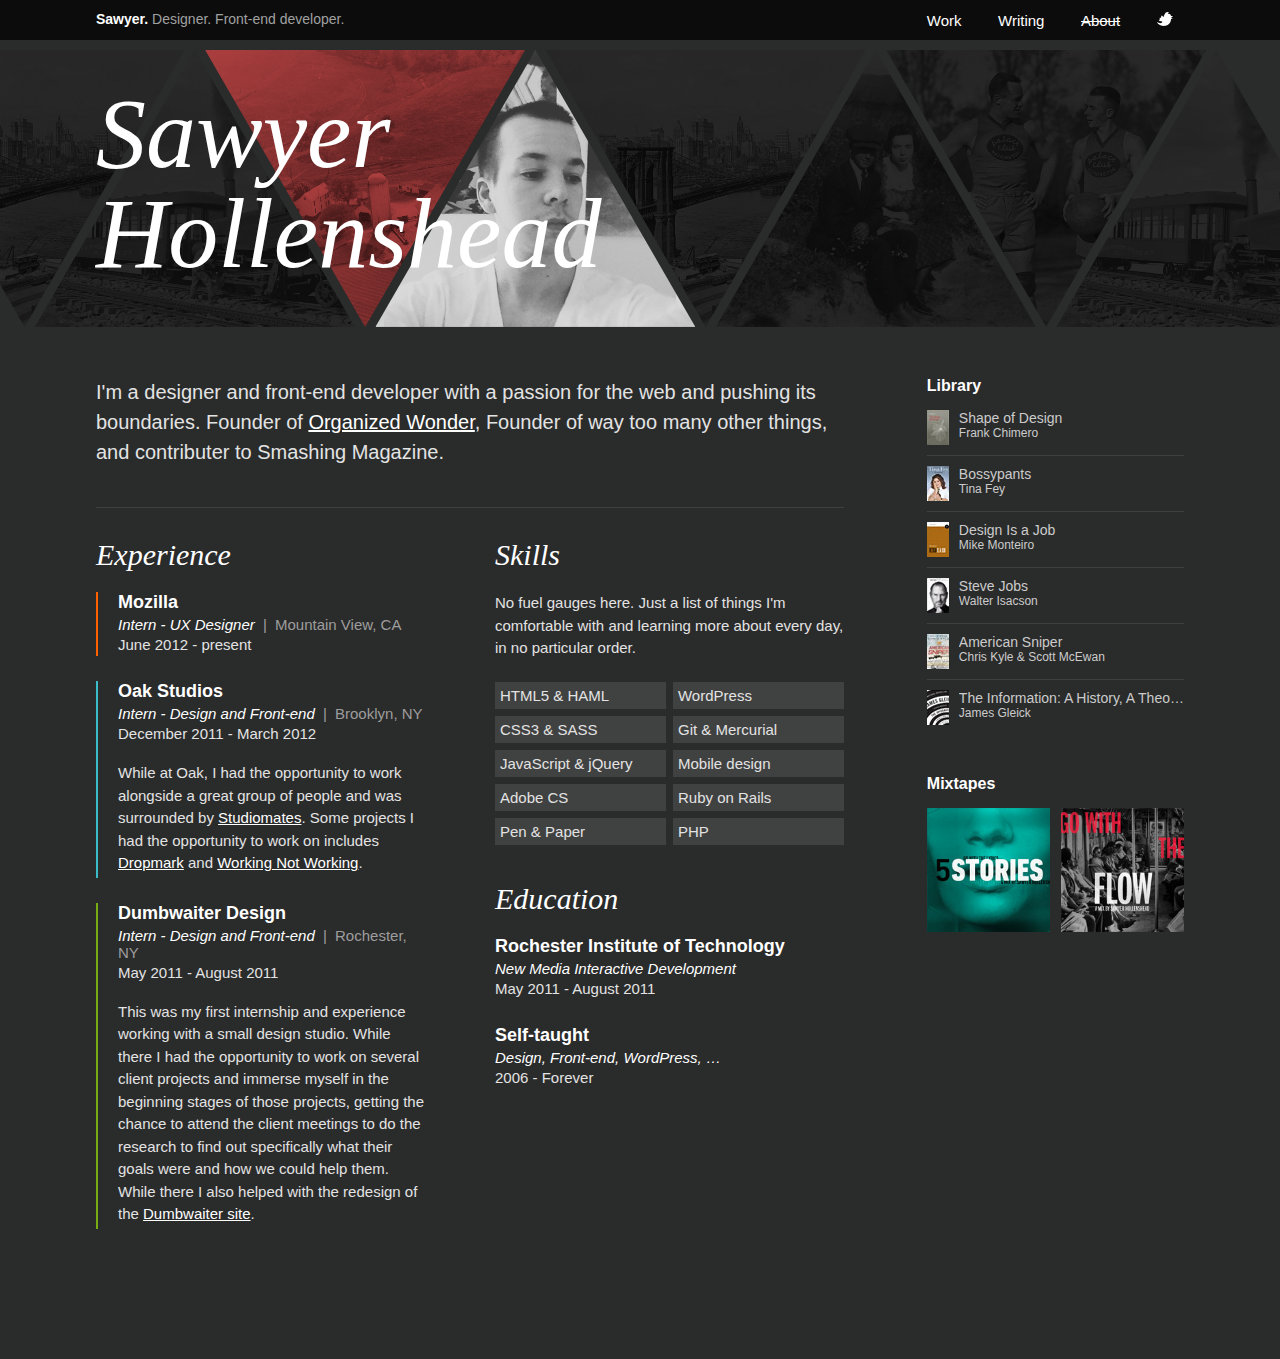
<file: Front-end/about.html>
<!DOCTYPE html>
<html>
<head>
	<meta charset="UTF-8">
	<meta http-equiv="X-UA-Compatible" content="IE=edge,chrome=1">
    <meta name="viewport" content="width=device-width, initial-scale=1.0, maximum-scale=1.0" />
	<title>Portfolio 2012 SVG</title>
	<link rel="stylesheet" href="style.css" />
    
    <script type="text/javascript" src="js/modernizr.js"></script>
    <script type="text/javascript" src="http://use.typekit.com/ggb1aqu.js"></script>
    <script type="text/javascript">try{Typekit.load();}catch(e){}</script>
</head>
<body class="about">
	
    <header class="primary">
        <div class="wrap">
            <h1><a href="#">Sawyer. <span>Designer. Front-end developer.</span></a></h1>
            <nav>
                <ul>
                    <li><a href="home.html">Work</a></li>
                    <li><a href="/writing">Writing</a></li>
                    <li class="current-menu-item"><a href="#">About</a></li>
                    <li class="twitter"><a href="http://twitter.com/sawyerh" target="_blank"><img src="images/twitter.png" alt="Twitter" width="16" /></a></li>
                </ul>
            </nav>
        </div>
    </header>

    <section class="row" id="about-row">
        <div class="content">
            <div class="info" data-top="50%">
                <h1 class="big">Sawyer<br />Hollenshead</h1>
            </div>
        </div>

        <div class="svg-image">
        <svg class="svg-row" width="100%" height="415px" viewBox="0 0 1248 270" xmlns="http://www.w3.org/2000/svg" xmlns:xlink="http://www.w3.org/1999/xlink" version="1.1">
           <def>
               <polygon points="312,0 156,270 0,0" id="down" />
               <polygon points="0,270 156,0 312,270" id="up" />
           </def>
           
           <!-- Place clipPath in group so it works in Safari. Placing in 'def' doesn't work across all browsers -->
           <g>
               <clipPath id="image">
                    <use xlink:href="#down" />
                    <use xlink:href="#up" x="161" />
                </clipPath>

                <clipPath id="downMask">
                    <use xlink:href="#down" />
                </clipPath>

                <clipPath id="upMask">
                    <use xlink:href="#up" />
                </clipPath>
           </g>
           
           <!-- Translate (half of rx) to position the center piece in the center -->
           <g transform="translate(200, 0)">
                <image transform="translate(-332,0)" clip-path="url(#downMask)" height="100%" width="25%" xlink:href="images/city-about.jpg" preserveAspectRatio='xMidYMin slice' />
                <image transform="translate(-166,0)" clip-path="url(#upMask)" height="100%" width="25%" xlink:href="images/train-about.jpg" preserveAspectRatio='xMidYMin slice' />
                <image clip-path="url(#downMask)" height="100%" width="25%" xlink:href="images/farm-about.jpg" preserveAspectRatio='xMidYMin slice' />
                <image transform="translate(166,0)" clip-path="url(#upMask)" height="100%" width="25%" xlink:href="images/me-about.png" preserveAspectRatio='xMidYMin slice' />
                <image transform="translate(332,0)" clip-path="url(#downMask)" height="100%" width="25%" xlink:href="images/city-about.jpg" preserveAspectRatio='xMaxYMax slice' />
                <image transform="translate(498,0)" clip-path="url(#upMask)" height="100%" width="25%" xlink:href="images/gparents-about.jpg" preserveAspectRatio='xMidYMin slice' />
                <image transform="translate(664,0)" clip-path="url(#downMask)" height="100%" width="25%" xlink:href="images/bball-about.jpg" preserveAspectRatio='xMidYMin slice' />
                <image transform="translate(830,0)" clip-path="url(#upMask)" height="100%" width="25%" xlink:href="images/train-about.jpg" preserveAspectRatio='xMidYMin slice' />
           </g>
        </svg>
        </div><!-- #svg-image -->
    </section><!-- #row even -->

    <div class="wrap main">
        <section class="entry">
            <p>I'm a designer and front-end developer with a passion for the web and pushing its boundaries. Founder of <a href="http://www.organizedwonder.com" target="_blank">Organized Wonder</a>, Founder of way too many other things, and contributer to Smashing Magazine.</p>

            <div class="details">
                <div class="half" id="experience">
                    <h2 class="title">Experience</h2>

                    <article class="mozilla">
                        <h1><a href="http://mozilla.org" target="_blank">Mozilla</a></h1>
                        <h2><em>Intern - UX Designer</em> <span>|</span> Mountain View, CA</h2>
                        <time>June 2012 - present</time>
                    </article>

                    <article class="oak">
                        <h1><a href="http://oak.is" target="_blank">Oak Studios</a></h1>
                        <h2><em>Intern - Design and Front-end</em> <span>|</span> Brooklyn, NY</h2>
                        <time>December 2011 - March 2012</time>

                        <p>While at Oak, I had the opportunity to work alongside a great group of people and was surrounded by <a href="http://studiomates.com/" target="_blank">Studiomates</a>. Some projects I had the opportunity to work on includes <a href="http://dropmark.com/" target="_blank">Dropmark</a> and <a href="http://workingnotworking.com/" target="_blank">Working Not Working</a>.</p>
                    </article>

                    <article class="dwaiter">
                        <h1><a href="http://dwaiter.com" target="_blank">Dumbwaiter Design</a></h1>
                        <h2><em>Intern - Design and Front-end</em> <span>|</span> Rochester, NY</h2>
                        <time>May 2011 - August 2011</time>

                        <p>This was my first internship and experience working with a small design studio. While there I had the opportunity to work on several client projects and immerse myself in the beginning stages of those projects, getting the chance to attend the client meetings to do the research to find out specifically what their goals were and how we could help them. While there I also helped with the redesign of the <a href="http://dwaiter.com" target="_blank">Dumbwaiter site</a>.</p>
                    </article>
                </div>

                <div class="half">
                    <h2 class="title">Skills</h2>
                    <p>No fuel gauges here. Just a list of things I'm comfortable with and learning more about every day, in no particular order.</p>
                    <ul class="skills">
                        <li>HTML5 &amp; HAML</li>
                        <li>WordPress</li>
                        <li>CSS3 &amp; SASS</li>
                        <li>Git &amp; Mercurial</li>
                        <li>JavaScript &amp; jQuery</li>
                        <li>Mobile design</li>
                        <li>Adobe CS</li>
                        <li>Ruby on Rails</li>
                        <li>Pen &amp; Paper</li>
                        <li>PHP</li>
                        <!-- <li>Peanut Butter & Jelly</li> -->
                    </ul>

                    <div class="education">
                        <h2 class="title">Education</h2>

                        <article>
                            <h1>Rochester Institute of Technology</h1>
                            <h2><em>New Media Interactive Development</em></h2>
                            <time>May 2011 - August 2011</time>
                        </article>

                        <article>
                            <h1>Self-taught</h1>
                            <h2><em>Design, Front-end, WordPress, &hellip;</em></h2>
                            <time>2006 - Forever</time>
                        </article>
                    </div><!-- #education -->
                </div>
            </div><!-- #details -->

            <!-- <h2 class="title">Background</h2>
            <p>I grew up in South-Central Pennsylvania on my family's dairy farm. In 5th grade I created my first website on Geocities where I posted goofy photos of myself and people could write on my guestbook. Basically, I created Facebook when I was 10. When I was a sophomore in High School I realized I could make a few bucks from this web design thing and I began to teach myself HTML, CSS and Photoshop. A year later I landed my first client who wasn't a family member. The rest is history.</p> -->
        </section>

        <section class="sidebar">
            <article>
                <h2>Library</h2>
                <ul class="books">
                    <li>
                        <a href="http://shapeofdesignbook.com/" target="_blank">
                            <img src="images/shape-of-design.jpg" alt="Shape of Design" />
                            <strong>Shape of Design</strong>
                            Frank Chimero
                        </a>
                    </li>
                    <li>
                        <a href="http://www.amazon.com/Bossypants-Tina-Fey/dp/0316056863" target="_blank">
                            <img src="images/bossypants.jpg" alt="Bossypants" />
                            <strong>Bossypants</strong>
                            Tina Fey
                        </a>
                    </li>
                    <li>
                        <a href="http://www.abookapart.com/products/design-is-a-job" target="_blank">
                            <img src="images/design-job.jpg" alt="Design Is a Job" />
                            <strong>Design Is a Job</strong>
                            Mike Monteiro
                        </a>
                    </li>
                    <li>
                        <a href="http://www.amazon.com/Steve-Jobs-Walter-Isaacson/dp/1451648537/ref=sr_1_1?s=books&ie=UTF8&qid=1338350170&sr=1-1" target="_blank">
                            <img src="images/steve-jobs.jpg" alt="Steve Jobs" />
                            <strong>Steve Jobs</strong>
                            Walter Isacson
                        </a>
                    </li>
                    
                    <li>
                        <a href="http://www.amazon.com/American-Sniper-Autobiography-Military-History/dp/B006ST49K4/ref=sr_1_2?s=books&ie=UTF8&qid=1338350245&sr=1-2" target="_blank">
                            <img src="images/sniper.jpg" alt="American Sniper" />
                            <strong>American Sniper</strong>
                            Chris Kyle &amp; Scott McEwan
                        </a>
                    </li>

                    <li>
                        <a href="http://www.amazon.com/The-Information-History-Theory-Flood/dp/1400096235/ref=sr_1_1?ie=UTF8&qid=1338394142&sr=8-1" target="_blank">
                            <img src="images/information-book.jpg" alt="The Information: A History, A Theory, A Flood" />
                            <strong>The Information: A History, A Theory, A Flood</strong>
                            James Gleick
                        </a>
                    </li>
                </ul>
            </article>

            <article class="mixtapes">
                <h2>Mixtapes</h2>
                
                <a href="http://designers.mx/mixes/listen/five-stories" target="_blank">
                    <img src="images/mixtape-2.jpg" alt="Mixtape 2" />
                </a>

                <a href="http://designers.mx/mixes/listen/go_with_the_flow" target="_blank">
                    <img src="images/mixtape-1.jpg" alt="Mixtape 1" />
                </a>
            </article>
        </section>
    </div>

	<script src="https://ajax.googleapis.com/ajax/libs/jquery/1.7.1/jquery.min.js" type="text/javascript"></script>
    <script src="js/plugins.js"></script>
    <script src="js/script-ck.js"></script>
</body>
</html>
</file>
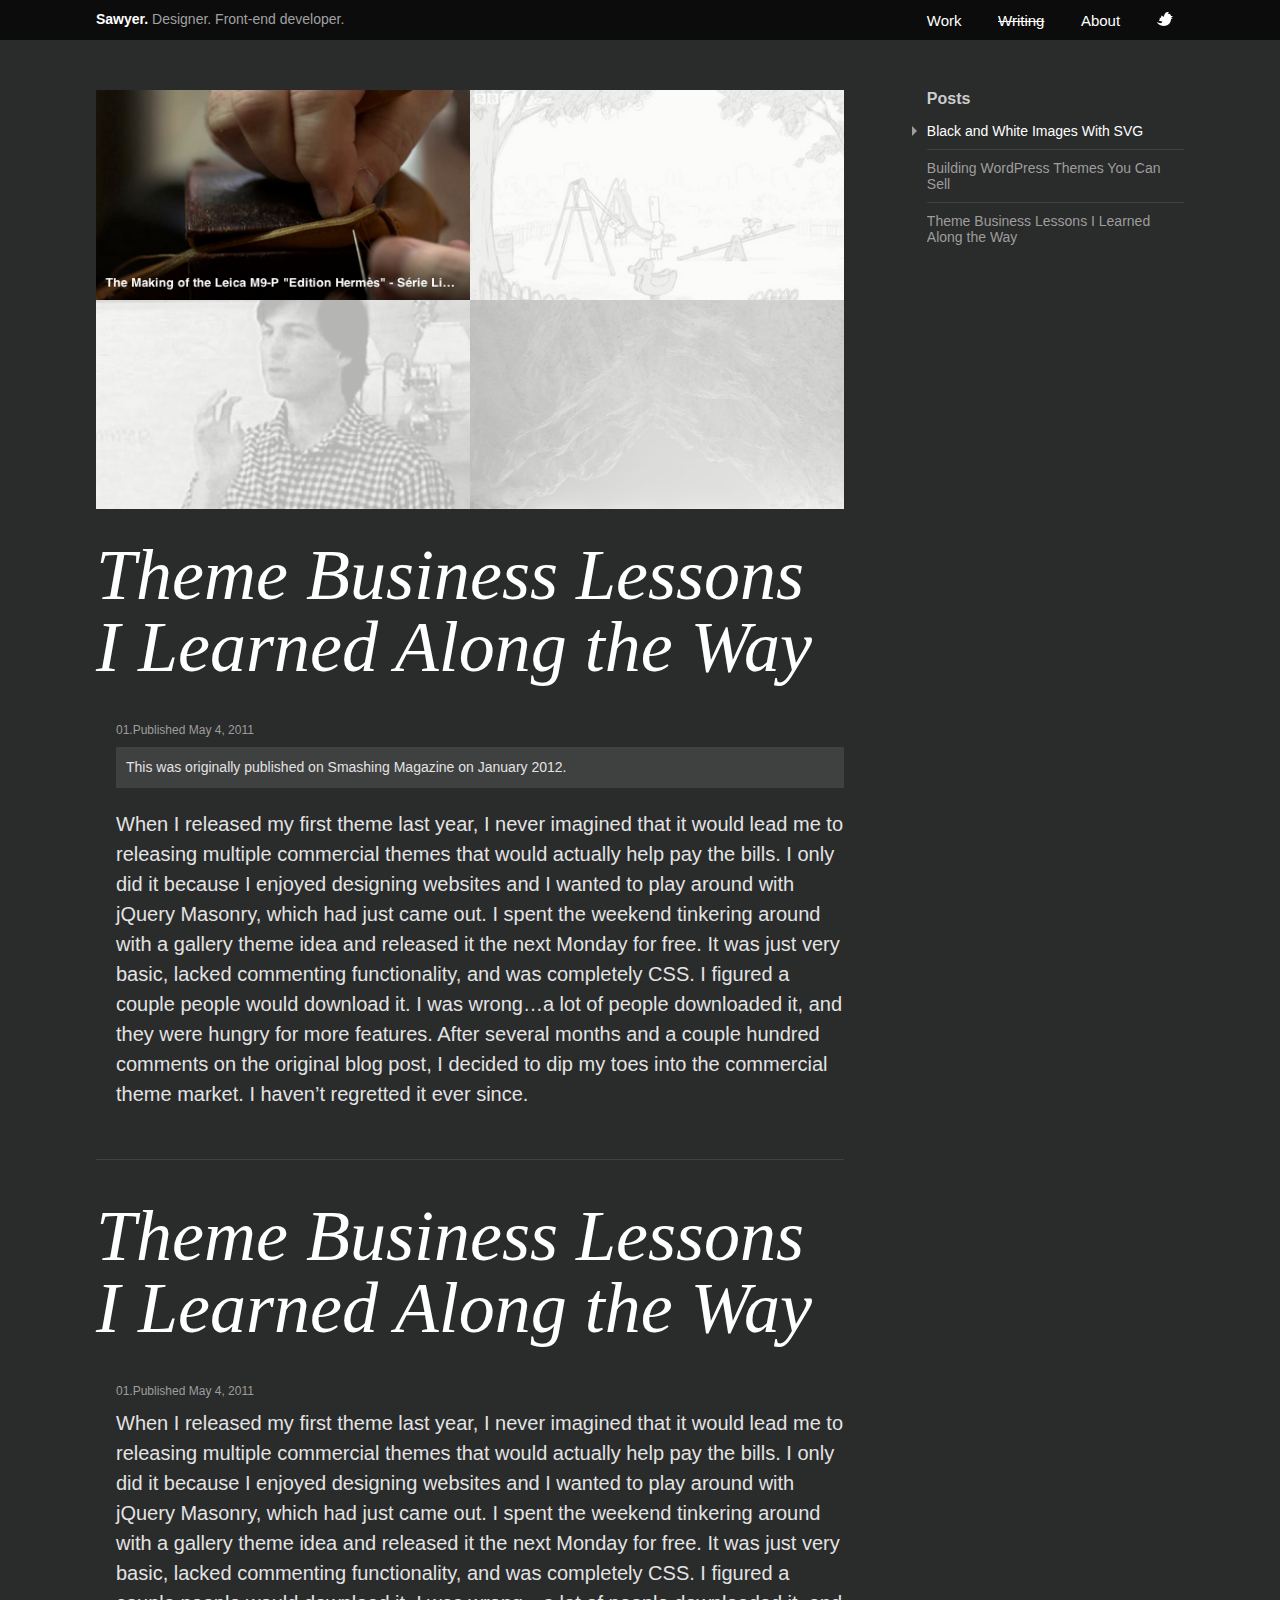
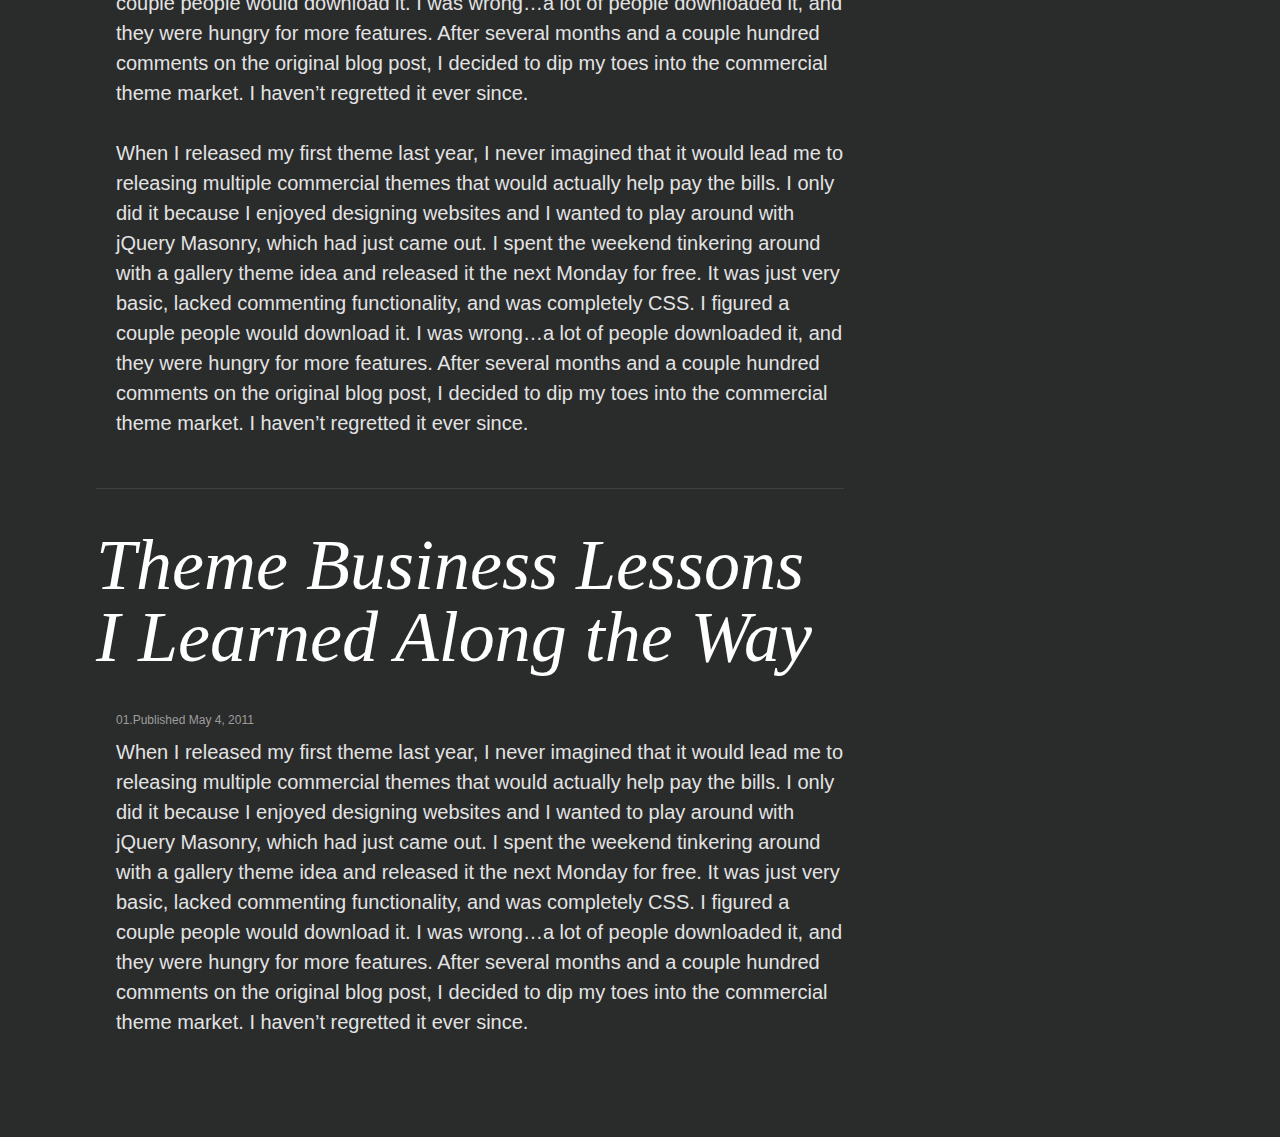
<file: Front-end/blog.html>
<!DOCTYPE html>
<html>
<head>
	<meta charset="UTF-8"/>
	<meta http-equiv="X-UA-Compatible" content="IE=edge,chrome=1"/>
    <meta name="viewport" content="width=device-width, initial-scale=1.0, maximum-scale=1.0" />
	<title>Portfolio 2012 SVG</title>
	<link rel="stylesheet" href="style.css" />
    
    <script type="text/javascript" src="js/modernizr.js"></script>
    <script type="text/javascript" src="http://use.typekit.com/ggb1aqu.js"></script>
    <script type="text/javascript">try{Typekit.load();}catch(e){}</script>
</head>
<body class="blog">
	
    <header class="primary">
        <div class="wrap">
            <h1><a href="#">Sawyer. <span>Designer. Front-end developer.</span></a></h1>
            <nav>
                <ul>
                    <li><a href="home.html">Work</a></li>
                    <li class="current-menu-item"><a href="/writing">Writing</a></li>
                    <li><a href="about.html">About</a></li>
                    <li class="twitter"><a href="http://twitter.com/sawyerh" target="_blank"><img src="images/twitter.png" alt="Twitter" /></a></li>
                </ul>
            </nav>
        </div>
    </header>

    <div class="wrap main">
        <section class="posts">
            <article class="entry" data-id="1">
                
                <a href="#" class="feat-img">
                    <img src="images/bw-blog.png"/>
                </a>
                
                <h1><a href="#">Theme Business Lessons I Learned Along the Way</a></h1>
                <time class="postdate">01.Published May 4, 2011</time>

                <p class="note">
                    This was originally published on Smashing Magazine on January 2012.
                </p>

                <p>When I released my first theme last year, I never imagined that it would lead me to releasing multiple commercial themes that would actually help pay the bills.  I only did it because I enjoyed designing websites and I wanted to play around with jQuery Masonry, which had just came out.  I spent the weekend tinkering around with a gallery theme idea and released it the next Monday for free.  It was just very basic, lacked commenting functionality, and was completely CSS.  I figured a couple people would download it.  I was wrong…a lot of people downloaded it, and they were hungry for more features.  After several months and a couple hundred comments on the original blog post, I decided to dip my toes into the commercial theme market.  I haven’t regretted it ever since.</p>
            </article>

            <article class="entry" data-id="2">
                <h1><a href="#">Theme Business Lessons I Learned Along the Way</a></h1>
                <time class="postdate">01.Published May 4, 2011</time>

                <p>When I released my first theme last year, I never imagined that it would lead me to releasing multiple commercial themes that would actually help pay the bills.  I only did it because I enjoyed designing websites and I wanted to play around with jQuery Masonry, which had just came out.  I spent the weekend tinkering around with a gallery theme idea and released it the next Monday for free.  It was just very basic, lacked commenting functionality, and was completely CSS.  I figured a couple people would download it.  I was wrong…a lot of people downloaded it, and they were hungry for more features.  After several months and a couple hundred comments on the original blog post, I decided to dip my toes into the commercial theme market.  I haven’t regretted it ever since.</p>

                <p>When I released my first theme last year, I never imagined that it would lead me to releasing multiple commercial themes that would actually help pay the bills.  I only did it because I enjoyed designing websites and I wanted to play around with jQuery Masonry, which had just came out.  I spent the weekend tinkering around with a gallery theme idea and released it the next Monday for free.  It was just very basic, lacked commenting functionality, and was completely CSS.  I figured a couple people would download it.  I was wrong…a lot of people downloaded it, and they were hungry for more features.  After several months and a couple hundred comments on the original blog post, I decided to dip my toes into the commercial theme market.  I haven’t regretted it ever since.</p>
            </article>

            <article class="entry" data-id="3">
                <h1><a href="#">Theme Business Lessons I Learned Along the Way</a></h1>
                <time class="postdate">01.Published May 4, 2011</time>

                <p>When I released my first theme last year, I never imagined that it would lead me to releasing multiple commercial themes that would actually help pay the bills.  I only did it because I enjoyed designing websites and I wanted to play around with jQuery Masonry, which had just came out.  I spent the weekend tinkering around with a gallery theme idea and released it the next Monday for free.  It was just very basic, lacked commenting functionality, and was completely CSS.  I figured a couple people would download it.  I was wrong…a lot of people downloaded it, and they were hungry for more features.  After several months and a couple hundred comments on the original blog post, I decided to dip my toes into the commercial theme market.  I haven’t regretted it ever since.</p>
            </article>
        </section>

        <section class="sidebar">
            <article class="posts-widget">
                <h2>Posts</h2>
                <ul>
                    <li class="current" data-id="1" data-color="#27b5b7"><a href="#">Black and White Images With SVG</a></li>
                    <li data-id="2" data-color="#ff0000"><a href="#">Building WordPress Themes You Can Sell</a></li>
                    <li data-id="3" data-color="#27b5b7"><a href="#">Theme Business Lessons I Learned Along the Way</a></li>
                </ul>
            </article>
        </section>
    </div>

	<script src="https://ajax.googleapis.com/ajax/libs/jquery/1.7.1/jquery.min.js" type="text/javascript"></script>
    <script src="js/plugins.js"></script>
    <script src="js/script-ck.js"></script>
</body>
</html>
</file>
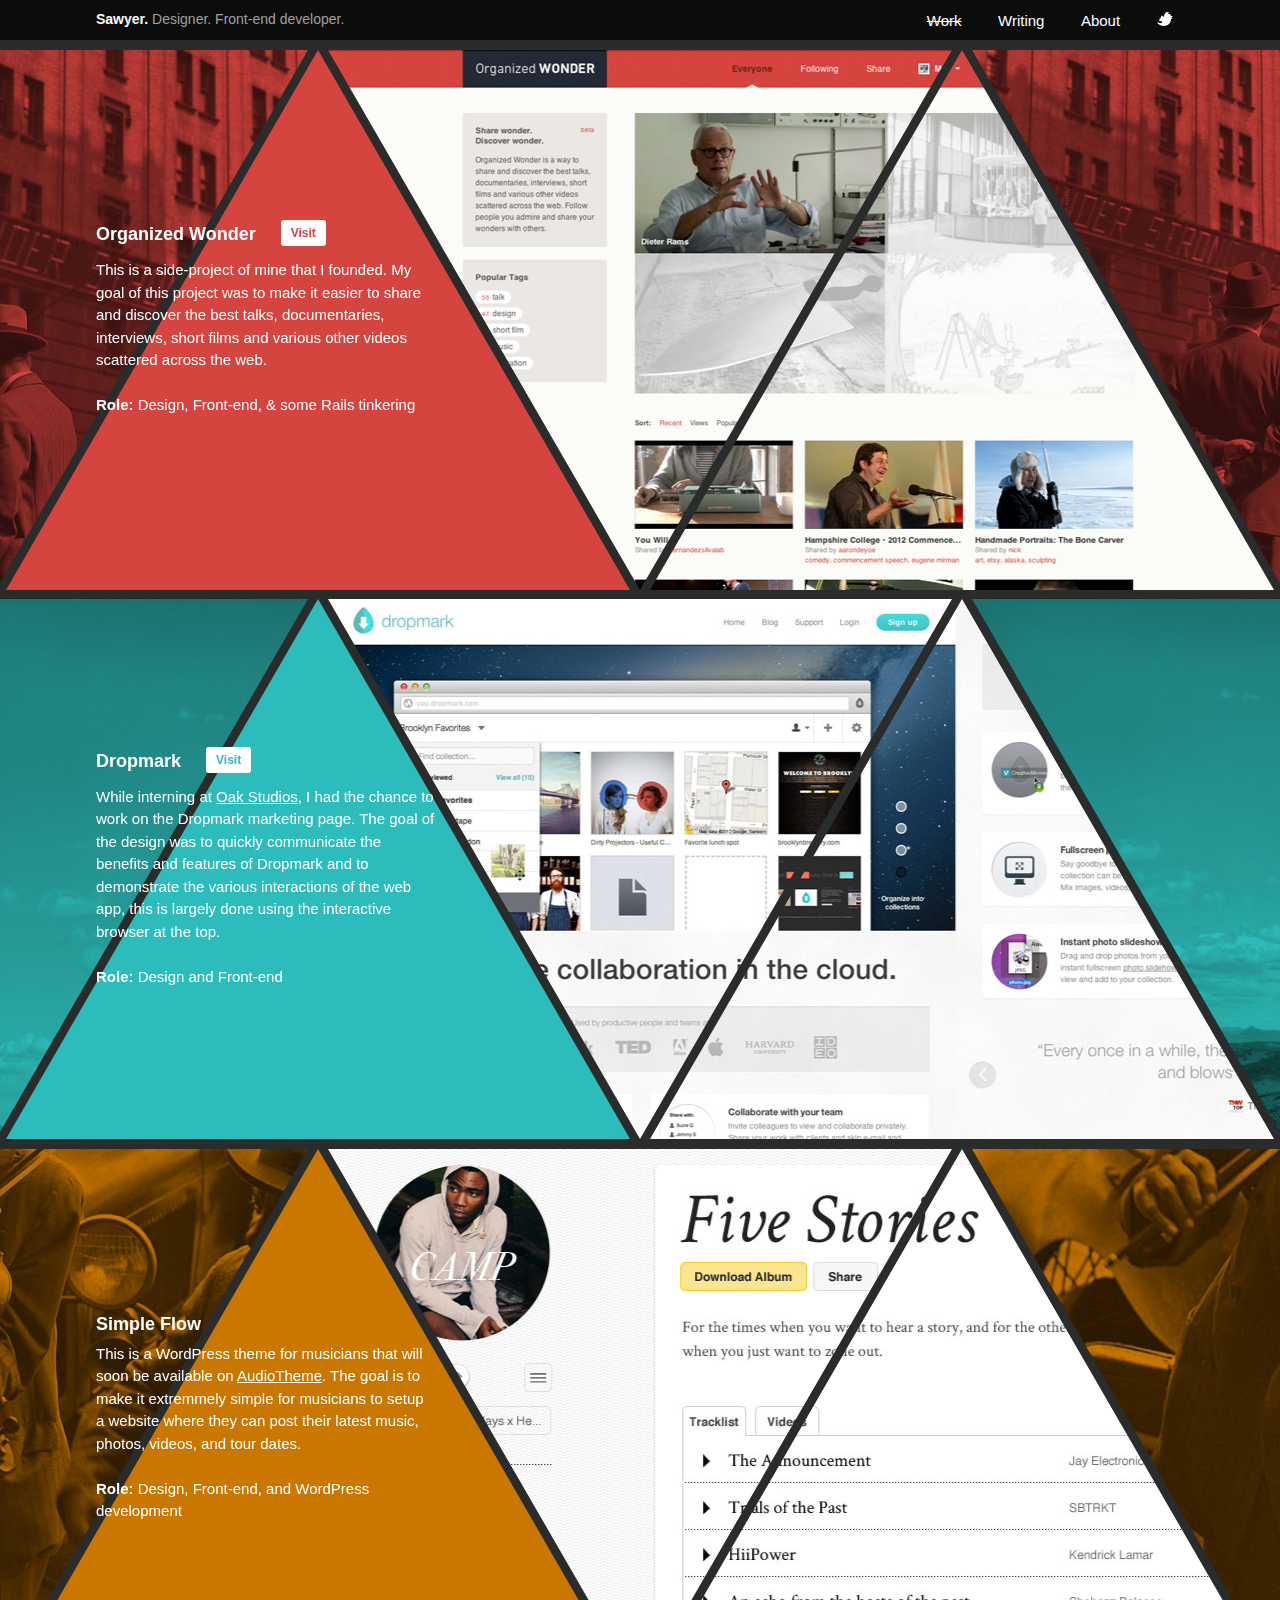
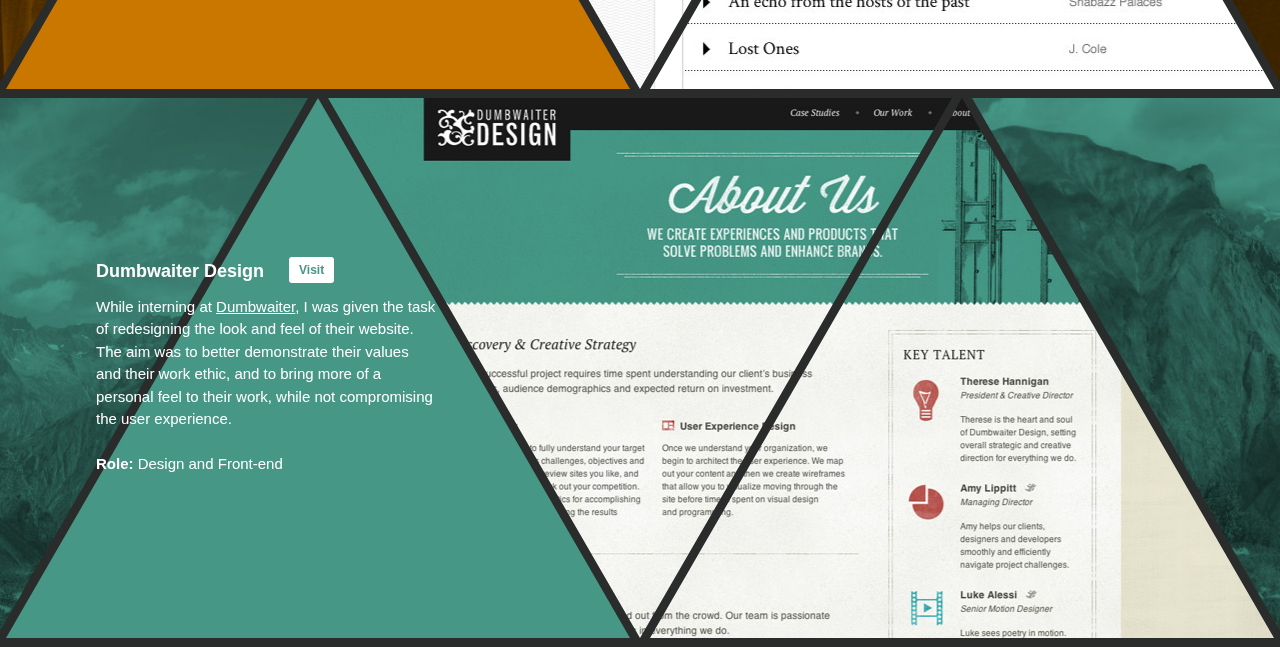
<file: Front-end/home.html>
<!DOCTYPE html>
<html class="">
<head>
	<meta charset="UTF-8">
	<meta http-equiv="X-UA-Compatible" content="IE=edge,chrome=1">
    <meta name="viewport" content="width=device-width, initial-scale=1.0, maximum-scale=1.0" />
	<title>Portfolio 2012 SVG</title>
	<link rel="stylesheet" href="style.css" />

    <script type="text/javascript" src="js/modernizr.js"></script> 
    <script type="text/javascript" src="http://use.typekit.com/ggb1aqu.js"></script>
    <script type="text/javascript">try{Typekit.load();}catch(e){}</script>
</head>
<body class="home">
	
    <header class="primary">
        <div class="wrap">
            <h1><a href="#">Sawyer. <span>Designer. Front-end developer.</span></a></h1>
            <nav>
                <ul>
                    <li class="current-menu-item"><a href="home.html">Work</a></li>
                    <li><a href="/blog">Writing</a></li>
                    <li><a href="about.html">About</a></li>
                    <li class="twitter"><a href="http://twitter.com/sawyerh" target="_blank"><img src="images/twitter.png" alt="Twitter" width="16" /></a></li>
                </ul>
            </nav>
        </div>
    </header>

    <section id="work">
        <article class="row" id="ow-row">
            <div class="content">
                <div class="no-svg image-fallback" style="background-image: url(images/ow.png)"></div><!-- #image-fallback -->

                <div class="info">
                    <h1>Organized Wonder <a href="http://www.organizedwonder.com" target="_blank">Visit</a></h1>
                    <p>This is a side-project of mine that I founded. My goal of this project was to make it easier to share and discover the best talks, documentaries, interviews, short films and various other videos scattered across the web.</p>

                    <p><strong>Role:</strong> Design, Front-end, & some Rails tinkering</p>
                </div>
            </div>
            <div class="svg-image">
            <svg class="svg-row" width="100%" height="540px" viewBox="0 0 1248 540" xmlns="http://www.w3.org/2000/svg" xmlns:xlink="http://www.w3.org/1999/xlink" version="1.1">
               <def>
                   <polygon points="624,0 312,540 0,0" id="down" />
                   <polygon points="0,540 312,0 624,540" id="up" />
               </def>
               
               <!-- Place clipPath in group so it works in Safari. Placing in 'def' doesn't work across all browsers -->
               <g>
                   <clipPath id="image">
                        <use xlink:href="#down" />
                        <use xlink:href="#up" x="322" />
                    </clipPath>

                    <clipPath id="downMask">
                        <use xlink:href="#down" />
                    </clipPath>

                    <clipPath id="upMask">
                        <use xlink:href="#up" />
                    </clipPath>
               </g>
               
               <!-- Translate (half of rx) to position the center piece in the center -->
               <g transform="translate(312, 0)">

                    <!-- Pointing down -->
                    <image transform="translate(644,0)" clip-path="url(#downMask)" height="100%" width="50%" xlink:href="images/ow-bg.jpg" preserveAspectRatio='xMaxYMax slice' />
                    <image transform="translate(-644,0)" clip-path="url(#downMask)" height="100%" width="76%" xlink:href="images/ow-bg.jpg" preserveAspectRatio='xMidYMin slice' />

                    <!-- Pointing up -->
                    <image transform="translate(966,0)" clip-path="url(#upMask)" height="100%" width="76%" xlink:href="images/ow-bg.jpg" preserveAspectRatio='xMidYMin slice' />
                    <image transform="translate(-966,0)" clip-path="url(#upMask)" height="100%" width="76%" xlink:href="images/ow-bg.jpg" preserveAspectRatio='xMidYMin slice' />

                    <!-- Info block, pointing up -->
                    <use xlink:href="#up" transform="translate(-322,0)" /> <!-- left -->

                    <!-- Center, pointing down -->
                    <image clip-path="url(#image)" height="100%" width="76%" xlink:href="images/ow.png" preserveAspectRatio='xMidYMin slice' />
               </g>
            </svg>
        </div><!-- #svg-image -->
        </article><!-- #row even -->

        <article class="row" id="dropmark-row">
            <div class="content">
                <div class="no-svg image-fallback" style="background-image: url(images/dropmark.jpg)"></div><!-- #image-fallback -->

                <div class="info">
                    <h1>Dropmark <a href="http://dropmark.com" target="_blank">Visit</a></h1>
                    <p>While interning at <a href="http://oak.is" target="_blank">Oak Studios</a>, I had the chance to work on the Dropmark marketing page.  The goal of the design was to quickly communicate the benefits and features of Dropmark and to demonstrate the various interactions of the web app, this is largely done using the interactive browser at the top.</p>

                    <p><strong>Role:</strong> Design and Front-end</p>
                </div>

            </div>
            <div class="svg-image">
            <svg class="svg-row" width="100%" height="540px" viewBox="0 0 1248 540" xmlns="http://www.w3.org/2000/svg" xmlns:xlink="http://www.w3.org/1999/xlink" version="1.1">
               
               <!-- Translate (half of rx) to position the center piece in the center -->
               <g transform="translate(312, 0)">

                    <!-- Pointing down -->
                    <image transform="translate(644,0)" clip-path="url(#downMask)" height="100%" width="50%" xlink:href="images/dropmark-bg.jpg" preserveAspectRatio='xMaxYMax slice' />
                    <image transform="translate(-644,0)" clip-path="url(#downMask)" height="100%" width="76%" xlink:href="images/dropmark-bg.jpg" preserveAspectRatio='xMidYMin slice' />

                    <!-- Pointing up -->
                    <image transform="translate(966,0)" clip-path="url(#upMask)" height="100%" width="76%" xlink:href="images/dropmark-bg.jpg" preserveAspectRatio='xMidYMin slice' />
                    <image transform="translate(-966,0)" clip-path="url(#upMask)" height="100%" width="76%" xlink:href="images/dropmark-bg.jpg" preserveAspectRatio='xMidYMin slice' />

                    <!-- Info block, pointing up -->
                    <use xlink:href="#up" transform="translate(-322,0)" /> <!-- left -->

                    <!-- Center, pointing down -->
                    <image clip-path="url(#image)" height="100%" width="76%" xlink:href="images/dropmark.jpg" preserveAspectRatio='xMidYMin slice' />
               </g>
            </svg>
            </div><!-- #svg-image -->  
        </article>

        <article class="row" id="audiotheme-row">
            <div class="content">
                <div class="no-svg image-fallback" style="background-image: url(images/audiotheme.jpg)"></div><!-- #image-fallback -->

                <div class="info">
                    <h1>Simple Flow</h1>
                    <p>This is a WordPress theme for musicians that will soon be available on <a href="http://audiotheme.com" target="_blank">AudioTheme</a>. The goal is to make it extremmely simple for musicians to setup a website where they can post their latest music, photos, videos, and tour dates.</p>

                    <p><strong>Role:</strong> Design, Front-end, and WordPress development</p>
                </div>

            </div>
            <div class="svg-image">
            <svg class="svg-row" width="100%" height="540px" viewBox="0 0 1248 540" xmlns="http://www.w3.org/2000/svg" xmlns:xlink="http://www.w3.org/1999/xlink" version="1.1">
               
               <!-- Translate (half of rx) to position the center piece in the center -->
               <g transform="translate(312, 0)">

                    <!-- Pointing down -->
                    <image transform="translate(644,0)" clip-path="url(#downMask)" height="100%" width="70%" xlink:href="images/audiotheme-bg.jpg" preserveAspectRatio='xMidYMax slice' />
                    <image transform="translate(-644,0)" clip-path="url(#downMask)" height="100%" width="50%" xlink:href="images/audiotheme-bg.jpg" preserveAspectRatio='xMidYMin slice' />

                    <!-- Pointing up -->
                    <image transform="translate(966,0)" clip-path="url(#upMask)" height="100%" width="50%" xlink:href="images/audiotheme-bg.jpg" preserveAspectRatio='xMidYMin slice' />
                    <image transform="translate(-966,0)" clip-path="url(#upMask)" height="100%" width="76%" xlink:href="images/audiotheme-bg.jpg" preserveAspectRatio='xMidYMin slice' />

                    <!-- Info block, pointing up -->
                    <use xlink:href="#up" transform="translate(-322,0)" /> <!-- left -->

                    <!-- Center, pointing down -->
                    <image clip-path="url(#image)" height="100%" width="76%" xlink:href="images/audiotheme.jpg" preserveAspectRatio='xMidYMin slice' />
               </g>
            </svg>
            </div><!-- #svg-image -->  
        </article><!-- #row even -->

        <article class="row" id="dwaiter-row">
            <div class="content">
                <div class="no-svg image-fallback" style="background-image: url(images/dwaiter.jpg)"></div><!-- #image-fallback -->

                <div class="info">
                    <h1>Dumbwaiter Design <a href="http://dwaiter.com" target="_blank">Visit</a></h1>
                    <p>While interning at <a href="http://dwaiter.com" target="_blank">Dumbwaiter</a>, I was given the task of redesigning the look and feel of their website. The aim was to better demonstrate their values and their work ethic, and to bring more of a personal feel to their work, while not compromising the user experience.</p>

                    <p><strong>Role:</strong> Design and Front-end</p>
                </div>
            </div>
            <div class="svg-image">
            <svg class="svg-row" width="100%" height="540px" viewBox="0 0 1248 540" xmlns="http://www.w3.org/2000/svg" xmlns:xlink="http://www.w3.org/1999/xlink" version="1.1">
               
               <!-- Translate (half of rx) to position the center piece in the center -->
               <g transform="translate(312, 0)">

                    <!-- Pointing down -->
                    <image transform="translate(644,0)" clip-path="url(#downMask)" height="100%" width="70%" xlink:href="images/dwaiter-bg.jpg" preserveAspectRatio='xMidYMax slice' />
                    <image transform="translate(-644,0)" clip-path="url(#downMask)" height="100%" width="50%" xlink:href="images/dwaiter-bg.jpg" preserveAspectRatio='xMidYMin slice' />

                    <!-- Pointing up -->
                    <image transform="translate(966,0)" clip-path="url(#upMask)" height="100%" width="50%" xlink:href="images/dwaiter-bg.jpg" preserveAspectRatio='xMidYMin slice' />
                    <image transform="translate(-966,0)" clip-path="url(#upMask)" height="100%" width="76%" xlink:href="images/dwaiter-bg.jpg" preserveAspectRatio='xMidYMin slice' />

                    <!-- Info block, pointing up -->
                    <use xlink:href="#up" transform="translate(-322,0)" /> <!-- left -->

                    <!-- Center, pointing down -->
                    <image clip-path="url(#image)" height="100%" width="76%" xlink:href="images/dwaiter.jpg" preserveAspectRatio='xMidYMin slice' />
               </g>
            </svg>
            </div><!-- #svg-image -->  
        </article><!-- #row odd -->
	</section><!-- #work -->
	<script src="https://ajax.googleapis.com/ajax/libs/jquery/1.7.1/jquery.min.js" type="text/javascript"></script>
    <script src="js/plugins.js"></script>
    <script src="js/script-ck.js"></script>
</body>
</html>
</file>
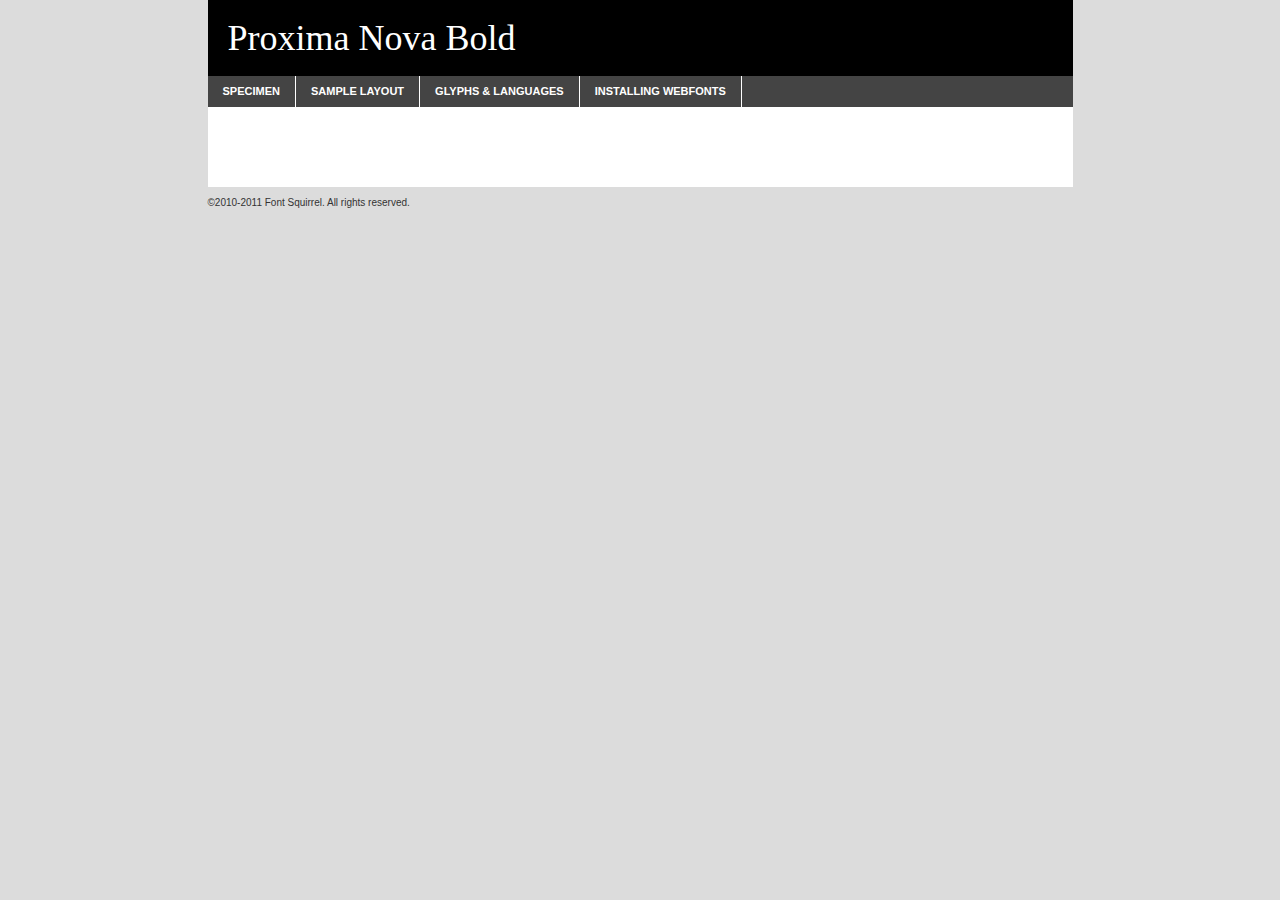
<file: Front-end/fonts/proximanova-bold-demo.html>
<!DOCTYPE html PUBLIC "-//W3C//DTD XHTML 1.0 Transitional//EN"
	"http://www.w3.org/TR/xhtml1/DTD/xhtml1-transitional.dtd">

<html xmlns="http://www.w3.org/1999/xhtml" xml:lang="en" lang="en">
<head>
	<meta http-equiv="Content-Type" content="text/html; charset=utf-8" />
	<script src="http://ajax.googleapis.com/ajax/libs/jquery/1.7.2/jquery.min.js" type="text/javascript" charset="utf-8"></script>
	<script src="specimen_files/easytabs.js" type="text/javascript" charset="utf-8"></script>
	<link rel="stylesheet" href="specimen_files/specimen_stylesheet.css" type="text/css" charset="utf-8" />
	<link rel="stylesheet" href="stylesheet.css" type="text/css" charset="utf-8" />

	<style type="text/css">
					body{
				font-family: 'ProximaNovaRgBold';
							}
		</style>

	<title>Proxima Nova Bold Specimen</title>
	
	
	<script type="text/javascript" charset="utf-8">
		$(document).ready(function() {
			$('#container').easyTabs({defaultContent:1});
		});
	</script>
</head>

<body>
<div id="container">
	<div id="header">
		Proxima Nova Bold	</div>
	<ul class="tabs">
		<li><a href="#specimen">Specimen</a></li>
		<li><a href="#layout">Sample Layout</a></li>
				<li><a href="#glyphs">Glyphs &amp; Languages</a></li>
		<li><a href="#installing">Installing Webfonts</a></li>
		
	</ul>
	
	<div id="main_content">

		
			<div id="specimen">
		
				<div class="section">
					<div class="grid12 firstcol">
						<div class="huge">AaBb</div>
					</div>
				</div>
		
				<div class="section">
					<div class="glyph_range">A&#x200B;B&#x200b;C&#x200b;D&#x200b;E&#x200b;F&#x200b;G&#x200b;H&#x200b;I&#x200b;J&#x200b;K&#x200b;L&#x200b;M&#x200b;N&#x200b;O&#x200b;P&#x200b;Q&#x200b;R&#x200b;S&#x200b;T&#x200b;U&#x200b;V&#x200b;W&#x200b;X&#x200b;Y&#x200b;Z&#x200b;a&#x200b;b&#x200b;c&#x200b;d&#x200b;e&#x200b;f&#x200b;g&#x200b;h&#x200b;i&#x200b;j&#x200b;k&#x200b;l&#x200b;m&#x200b;n&#x200b;o&#x200b;p&#x200b;q&#x200b;r&#x200b;s&#x200b;t&#x200b;u&#x200b;v&#x200b;w&#x200b;x&#x200b;y&#x200b;z&#x200b;1&#x200b;2&#x200b;3&#x200b;4&#x200b;5&#x200b;6&#x200b;7&#x200b;8&#x200b;9&#x200b;0&#x200b;&amp;&#x200b;.&#x200b;,&#x200b;?&#x200b;!&#x200b;&#64;&#x200b;(&#x200b;)&#x200b;#&#x200b;$&#x200b;%&#x200b;*&#x200b;+&#x200b;-&#x200b;=&#x200b;:&#x200b;;</div>
				</div>
				<div class="section">
					<div class="grid12 firstcol">
						<table class="sample_table">
							<tr><td>10</td><td class="size10">abcdefghijklmnopqrstuvwxyzABCDEFGHIJKLMNOPQRSTUVWXYZ0123456789abcdefghijklmnopqrstuvwxyzABCDEFGHIJKLMNOPQRSTUVWXYZ0123456789abcdefghijklmnopqrstuvwxyzABCDEFGHIJKLMNOPQRSTUVWXYZ</td></tr>
							<tr><td>11</td><td class="size11">abcdefghijklmnopqrstuvwxyzABCDEFGHIJKLMNOPQRSTUVWXYZ0123456789abcdefghijklmnopqrstuvwxyzABCDEFGHIJKLMNOPQRSTUVWXYZ0123456789abcdefghijklmnopqrstuvwxyzABCDEFGHIJKLMNOPQRSTUVWXYZ</td></tr>
							<tr><td>12</td><td class="size12">abcdefghijklmnopqrstuvwxyzABCDEFGHIJKLMNOPQRSTUVWXYZ0123456789abcdefghijklmnopqrstuvwxyzABCDEFGHIJKLMNOPQRSTUVWXYZ0123456789abcdefghijklmnopqrstuvwxyzABCDEFGHIJKLMNOPQRSTUVWXYZ</td></tr>
							<tr><td>13</td><td class="size13">abcdefghijklmnopqrstuvwxyzABCDEFGHIJKLMNOPQRSTUVWXYZ0123456789abcdefghijklmnopqrstuvwxyzABCDEFGHIJKLMNOPQRSTUVWXYZ0123456789abcdefghijklmnopqrstuvwxyzABCDEFGHIJKLMNOPQRSTUVWXYZ</td></tr>
							<tr><td>14</td><td class="size14">abcdefghijklmnopqrstuvwxyzABCDEFGHIJKLMNOPQRSTUVWXYZ0123456789abcdefghijklmnopqrstuvwxyzABCDEFGHIJKLMNOPQRSTUVWXYZ0123456789abcdefghijklmnopqrstuvwxyzABCDEFGHIJKLMNOPQRSTUVWXYZ</td></tr>
							<tr><td>16</td><td class="size16">abcdefghijklmnopqrstuvwxyzABCDEFGHIJKLMNOPQRSTUVWXYZ0123456789abcdefghijklmnopqrstuvwxyzABCDEFGHIJKLMNOPQRSTUVWXYZ</td></tr>
							<tr><td>18</td><td class="size18">abcdefghijklmnopqrstuvwxyzABCDEFGHIJKLMNOPQRSTUVWXYZ0123456789abcdefghijklmnopqrstuvwxyzABCDEFGHIJKLMNOPQRSTUVWXYZ</td></tr>
							<tr><td>20</td><td class="size20">abcdefghijklmnopqrstuvwxyzABCDEFGHIJKLMNOPQRSTUVWXYZ0123456789abcdefghijklmnopqrstuvwxyzABCDEFGHIJKLMNOPQRSTUVWXYZ</td></tr>
							<tr><td>24</td><td class="size24">abcdefghijklmnopqrstuvwxyzABCDEFGHIJKLMNOPQRSTUVWXYZ0123456789abcdefghijklmnopqrstuvwxyzABCDEFGHIJKLMNOPQRSTUVWXYZ</td></tr>
							<tr><td>30</td><td class="size30">abcdefghijklmnopqrstuvwxyzABCDEFGHIJKLMNOPQRSTUVWXYZ0123456789abcdefghijklmnopqrstuvwxyzABCDEFGHIJKLMNOPQRSTUVWXYZ</td></tr>
							<tr><td>36</td><td class="size36">abcdefghijklmnopqrstuvwxyzABCDEFGHIJKLMNOPQRSTUVWXYZ0123456789abcdefghijklmnopqrstuvwxyzABCDEFGHIJKLMNOPQRSTUVWXYZ</td></tr>
							<tr><td>48</td><td class="size48">abcdefghijklmnopqrstuvwxyzABCDEFGHIJKLMNOPQRSTUVWXYZ0123456789abcdefghijklmnopqrstuvwxyzABCDEFGHIJKLMNOPQRSTUVWXYZ</td></tr>
							<tr><td>60</td><td class="size60">abcdefghijklmnopqrstuvwxyzABCDEFGHIJKLMNOPQRSTUVWXYZ0123456789abcdefghijklmnopqrstuvwxyzABCDEFGHIJKLMNOPQRSTUVWXYZ</td></tr>
							<tr><td>72</td><td class="size72">abcdefghijklmnopqrstuvwxyzABCDEFGHIJKLMNOPQRSTUVWXYZ0123456789abcdefghijklmnopqrstuvwxyzABCDEFGHIJKLMNOPQRSTUVWXYZ</td></tr>
							<tr><td>90</td><td class="size90">abcdefghijklmnopqrstuvwxyzABCDEFGHIJKLMNOPQRSTUVWXYZ0123456789abcdefghijklmnopqrstuvwxyzABCDEFGHIJKLMNOPQRSTUVWXYZ</td></tr>
						</table>
				
					</div>
			
				</div>
		
		
		
								<div class="section" id="bodycomparison">


										<div id="xheight">
				<div class="fontbody">&#xE000;&#xE000;&#xE000;&#xE000;&#xE000;&#xE000;&#xE000;&#xE000;&#xE000;&#xE000;&#xE000;&#xE000;&#xE000;&#xE000;&#xE000;&#xE000;&#xE000;&#xE000;&#xE000;&#xE000;&#xE000;&#xE000;&#xE000;&#xE000;&#xE000;&#xE000;&#xE000;&#xE000;&#xE000;&#xE000;&#xE000;&#xE000;&#xE000;&#xE000;&#xE000;&#xE000;&#xE000;&#xE000;&#xE000;&#xE000;&#xE000;&#xE000;&#xE000;&#xE000;&#xE000;&#xE000;&#xE000;&#xE000;&#xE000;&#xE000;&#xE000;&#xE000;&#xE000;&#xE000;&#xE000;&#xE000;&#xE000;&#xE000;&#xE000;&#xE000;&#xE000;&#xE000;&#xE000;&#xE000;&#xE000;&#xE000;&#xE000;&#xE000;&#xE000;&#xE000;&#xE000;&#xE000;&#xE000;&#xE000;&#xE000;&#xE000;&#xE000;&#xE000;&#xE000;&#xE000;&#xE000;&#xE000;&#xE000;&#xE000;&#xE000;&#xE000;&#xE000;&#xE000;&#xE000;&#xE000;&#xE000;&#xE000;&#xE000;&#xE000;&#xE000;&#xE000;&#xE000;&#xE000;&#xE000;body</div><div class="arialbody">body</div><div class="verdanabody">body</div><div class="georgiabody">body</div></div>
										<div class="fontbody" style="z-index:1">
											body<span>Proxima Nova Bold</span>
										</div>
										<div class="arialbody" style="z-index:1">
											body<span>Arial</span>
										</div>
										<div class="verdanabody" style="z-index:1">
											body<span>Verdana</span>
										</div>
										<div class="georgiabody" style="z-index:1">
											body<span>Georgia</span>
										</div>



								</div>
		
		
				<div class="section psample psample_row1" id="">
					
					<div class="grid2 firstcol">
						<p class="size10"><span>10.</span>Aenean lacinia bibendum nulla sed consectetur. Fusce dapibus, tellus ac cursus commodo, tortor mauris condimentum nibh, ut fermentum massa justo sit amet risus. Nullam id dolor id nibh ultricies vehicula ut id elit. Cum sociis natoque penatibus et magnis dis parturient montes, nascetur ridiculus mus. Nulla vitae elit libero, a pharetra augue.</p>
			
					</div>
					<div class="grid3">
						<p class="size11"><span>11.</span>Aenean lacinia bibendum nulla sed consectetur. Fusce dapibus, tellus ac cursus commodo, tortor mauris condimentum nibh, ut fermentum massa justo sit amet risus. Nullam id dolor id nibh ultricies vehicula ut id elit. Cum sociis natoque penatibus et magnis dis parturient montes, nascetur ridiculus mus. Nulla vitae elit libero, a pharetra augue.</p>
			
					</div>
					<div class="grid3">
						<p class="size12"><span>12.</span>Aenean lacinia bibendum nulla sed consectetur. Fusce dapibus, tellus ac cursus commodo, tortor mauris condimentum nibh, ut fermentum massa justo sit amet risus. Nullam id dolor id nibh ultricies vehicula ut id elit. Cum sociis natoque penatibus et magnis dis parturient montes, nascetur ridiculus mus. Nulla vitae elit libero, a pharetra augue.</p>
			
					</div>
					<div class="grid4">
						<p class="size13"><span>13.</span>Aenean lacinia bibendum nulla sed consectetur. Fusce dapibus, tellus ac cursus commodo, tortor mauris condimentum nibh, ut fermentum massa justo sit amet risus. Nullam id dolor id nibh ultricies vehicula ut id elit. Cum sociis natoque penatibus et magnis dis parturient montes, nascetur ridiculus mus. Nulla vitae elit libero, a pharetra augue.</p>
			
					</div>
					<div class="white_blend"></div>
					
				</div>
				<div class="section psample psample_row2" id="">
					<div class="grid3 firstcol">
						<p class="size14"><span>14.</span>Aenean lacinia bibendum nulla sed consectetur. Fusce dapibus, tellus ac cursus commodo, tortor mauris condimentum nibh, ut fermentum massa justo sit amet risus. Nullam id dolor id nibh ultricies vehicula ut id elit. Cum sociis natoque penatibus et magnis dis parturient montes, nascetur ridiculus mus. Nulla vitae elit libero, a pharetra augue.</p>
			
					</div>
					<div class="grid4">
						<p class="size16"><span>16.</span>Aenean lacinia bibendum nulla sed consectetur. Fusce dapibus, tellus ac cursus commodo, tortor mauris condimentum nibh, ut fermentum massa justo sit amet risus. Nullam id dolor id nibh ultricies vehicula ut id elit. Cum sociis natoque penatibus et magnis dis parturient montes, nascetur ridiculus mus. Nulla vitae elit libero, a pharetra augue.</p>
			
					</div>
					<div class="grid5">
						<p class="size18"><span>18.</span>Aenean lacinia bibendum nulla sed consectetur. Fusce dapibus, tellus ac cursus commodo, tortor mauris condimentum nibh, ut fermentum massa justo sit amet risus. Nullam id dolor id nibh ultricies vehicula ut id elit. Cum sociis natoque penatibus et magnis dis parturient montes, nascetur ridiculus mus. Nulla vitae elit libero, a pharetra augue.</p>
			
					</div>

					<div class="white_blend"></div>

				</div>
				
				<div class="section psample psample_row3" id="">
					<div class="grid5 firstcol">
						<p class="size20"><span>20.</span>Aenean lacinia bibendum nulla sed consectetur. Fusce dapibus, tellus ac cursus commodo, tortor mauris condimentum nibh, ut fermentum massa justo sit amet risus. Nullam id dolor id nibh ultricies vehicula ut id elit. Cum sociis natoque penatibus et magnis dis parturient montes, nascetur ridiculus mus. Nulla vitae elit libero, a pharetra augue.</p>
					</div>
					<div class="grid7">
						<p class="size24"><span>24.</span>Aenean lacinia bibendum nulla sed consectetur. Fusce dapibus, tellus ac cursus commodo, tortor mauris condimentum nibh, ut fermentum massa justo sit amet risus. Nullam id dolor id nibh ultricies vehicula ut id elit. Cum sociis natoque penatibus et magnis dis parturient montes, nascetur ridiculus mus. Nulla vitae elit libero, a pharetra augue.</p>
					</div>
					
					<div class="white_blend"></div>
					
				</div>
				
				<div class="section psample psample_row4" id="">
					<div class="grid12 firstcol">
						<p class="size30"><span>30.</span>Aenean lacinia bibendum nulla sed consectetur. Fusce dapibus, tellus ac cursus commodo, tortor mauris condimentum nibh, ut fermentum massa justo sit amet risus. Nullam id dolor id nibh ultricies vehicula ut id elit. Cum sociis natoque penatibus et magnis dis parturient montes, nascetur ridiculus mus. Nulla vitae elit libero, a pharetra augue.</p>
					</div>
					<div class="white_blend"></div>
					
				</div>
				
				
				
				<div class="section psample psample_row1 fullreverse">
					<div class="grid2 firstcol">
						<p class="size10"><span>10.</span>Aenean lacinia bibendum nulla sed consectetur. Fusce dapibus, tellus ac cursus commodo, tortor mauris condimentum nibh, ut fermentum massa justo sit amet risus. Nullam id dolor id nibh ultricies vehicula ut id elit. Cum sociis natoque penatibus et magnis dis parturient montes, nascetur ridiculus mus. Nulla vitae elit libero, a pharetra augue.</p>
			
					</div>
					<div class="grid3">
						<p class="size11"><span>11.</span>Aenean lacinia bibendum nulla sed consectetur. Fusce dapibus, tellus ac cursus commodo, tortor mauris condimentum nibh, ut fermentum massa justo sit amet risus. Nullam id dolor id nibh ultricies vehicula ut id elit. Cum sociis natoque penatibus et magnis dis parturient montes, nascetur ridiculus mus. Nulla vitae elit libero, a pharetra augue.</p>
			
					</div>
					<div class="grid3">
						<p class="size12"><span>12.</span>Aenean lacinia bibendum nulla sed consectetur. Fusce dapibus, tellus ac cursus commodo, tortor mauris condimentum nibh, ut fermentum massa justo sit amet risus. Nullam id dolor id nibh ultricies vehicula ut id elit. Cum sociis natoque penatibus et magnis dis parturient montes, nascetur ridiculus mus. Nulla vitae elit libero, a pharetra augue.</p>
			
					</div>
					<div class="grid4">
						<p class="size13"><span>13.</span>Aenean lacinia bibendum nulla sed consectetur. Fusce dapibus, tellus ac cursus commodo, tortor mauris condimentum nibh, ut fermentum massa justo sit amet risus. Nullam id dolor id nibh ultricies vehicula ut id elit. Cum sociis natoque penatibus et magnis dis parturient montes, nascetur ridiculus mus. Nulla vitae elit libero, a pharetra augue.</p>
			
					</div>
					<div class="black_blend"></div>
					
				</div>
				
				<div class="section psample psample_row2 fullreverse">
					<div class="grid3 firstcol">
						<p class="size14"><span>14.</span>Aenean lacinia bibendum nulla sed consectetur. Fusce dapibus, tellus ac cursus commodo, tortor mauris condimentum nibh, ut fermentum massa justo sit amet risus. Nullam id dolor id nibh ultricies vehicula ut id elit. Cum sociis natoque penatibus et magnis dis parturient montes, nascetur ridiculus mus. Nulla vitae elit libero, a pharetra augue.</p>
			
					</div>
					<div class="grid4">
						<p class="size16"><span>16.</span>Aenean lacinia bibendum nulla sed consectetur. Fusce dapibus, tellus ac cursus commodo, tortor mauris condimentum nibh, ut fermentum massa justo sit amet risus. Nullam id dolor id nibh ultricies vehicula ut id elit. Cum sociis natoque penatibus et magnis dis parturient montes, nascetur ridiculus mus. Nulla vitae elit libero, a pharetra augue.</p>
			
					</div>
					<div class="grid5">
						<p class="size18"><span>18.</span>Aenean lacinia bibendum nulla sed consectetur. Fusce dapibus, tellus ac cursus commodo, tortor mauris condimentum nibh, ut fermentum massa justo sit amet risus. Nullam id dolor id nibh ultricies vehicula ut id elit. Cum sociis natoque penatibus et magnis dis parturient montes, nascetur ridiculus mus. Nulla vitae elit libero, a pharetra augue.</p>
			
					</div>
					<div class="black_blend"></div>

				</div>
				
				<div class="section psample fullreverse psample_row3" id="">
					<div class="grid5 firstcol">
						<p class="size20"><span>20.</span>Aenean lacinia bibendum nulla sed consectetur. Fusce dapibus, tellus ac cursus commodo, tortor mauris condimentum nibh, ut fermentum massa justo sit amet risus. Nullam id dolor id nibh ultricies vehicula ut id elit. Cum sociis natoque penatibus et magnis dis parturient montes, nascetur ridiculus mus. Nulla vitae elit libero, a pharetra augue.</p>
					</div>
					<div class="grid7">
						<p class="size24"><span>24.</span>Aenean lacinia bibendum nulla sed consectetur. Fusce dapibus, tellus ac cursus commodo, tortor mauris condimentum nibh, ut fermentum massa justo sit amet risus. Nullam id dolor id nibh ultricies vehicula ut id elit. Cum sociis natoque penatibus et magnis dis parturient montes, nascetur ridiculus mus. Nulla vitae elit libero, a pharetra augue.</p>
					</div>
					
					<div class="black_blend"></div>
					
				</div>
				
				<div class="section psample fullreverse psample_row4" id="" style="border-bottom: 20px #000 solid;">
					<div class="grid12 firstcol">
						<p class="size30"><span>30.</span>Aenean lacinia bibendum nulla sed consectetur. Fusce dapibus, tellus ac cursus commodo, tortor mauris condimentum nibh, ut fermentum massa justo sit amet risus. Nullam id dolor id nibh ultricies vehicula ut id elit. Cum sociis natoque penatibus et magnis dis parturient montes, nascetur ridiculus mus. Nulla vitae elit libero, a pharetra augue.</p>
					</div>
					<div class="black_blend"></div>
					
				</div>
				
				
				
				
			</div>
			
			<div id="layout">
				
				<div class="section">
					
					<div class="grid12 firstcol">
						<h1>Lorem Ipsum Dolor</h1>
						<h2>Etiam porta sem malesuada magna mollis euismod</h2>
						
						<p class="byline">By <a href="#link">Aenean Lacinia</a></p>
					</div>
				</div>
				<div class="section">
					<div class="grid8 firstcol">
						<p class="large">Donec sed odio dui. Morbi leo risus, porta ac consectetur ac, vestibulum at eros. Fusce dapibus, tellus ac cursus commodo, tortor mauris condimentum nibh, ut fermentum massa justo sit amet risus. </p>

						
						<h3>Pellentesque ornare sem</h3>

						<p>Maecenas sed diam eget risus varius blandit sit amet non magna. Maecenas faucibus mollis interdum. Donec ullamcorper nulla non metus auctor fringilla. Nullam id dolor id nibh ultricies vehicula ut id elit. Nullam id dolor id nibh ultricies vehicula ut id elit. </p>

						<p>Aenean eu leo quam. Pellentesque ornare sem lacinia quam venenatis vestibulum. Lorem ipsum dolor sit amet, consectetur adipiscing elit. Cum sociis natoque penatibus et magnis dis parturient montes, nascetur ridiculus mus. </p>

						<p>Nulla vitae elit libero, a pharetra augue. Praesent commodo cursus magna, vel scelerisque nisl consectetur et. Aenean lacinia bibendum nulla sed consectetur. </p>

						<p>Nullam quis risus eget urna mollis ornare vel eu leo. Nullam quis risus eget urna mollis ornare vel eu leo. Maecenas sed diam eget risus varius blandit sit amet non magna. Donec ullamcorper nulla non metus auctor fringilla. </p>

						<h3>Cras mattis consectetur</h3>

						<p>Aenean eu leo quam. Pellentesque ornare sem lacinia quam venenatis vestibulum. Aenean lacinia bibendum nulla sed consectetur. Integer posuere erat a ante venenatis dapibus posuere velit aliquet. Cras mattis consectetur purus sit amet fermentum. </p>

						<p>Nullam id dolor id nibh ultricies vehicula ut id elit. Nullam quis risus eget urna mollis ornare vel eu leo. Cras mattis consectetur purus sit amet fermentum.</p>
					</div>
					
					<div class="grid4 sidebar">
						
						<div class="box reverse">
							<p class="last">Nullam quis risus eget urna mollis ornare vel eu leo. Donec ullamcorper nulla non metus auctor fringilla. Cras mattis consectetur purus sit amet fermentum. Sed posuere consectetur est at lobortis. Lorem ipsum dolor sit amet, consectetur adipiscing elit. </p>
						</div>
						
						<p class="caption">Maecenas sed diam eget risus varius.</p>

						<p>Vestibulum id ligula porta felis euismod semper. Integer posuere erat a ante venenatis dapibus posuere velit aliquet. Vestibulum id ligula porta felis euismod semper. Sed posuere consectetur est at lobortis. Maecenas sed diam eget risus varius blandit sit amet non magna. Fusce dapibus, tellus ac cursus commodo, tortor mauris condimentum nibh, ut fermentum massa justo sit amet risus. </p>

					

						<p>Duis mollis, est non commodo luctus, nisi erat porttitor ligula, eget lacinia odio sem nec elit. Aenean lacinia bibendum nulla sed consectetur. Vivamus sagittis lacus vel augue laoreet rutrum faucibus dolor auctor. Aenean lacinia bibendum nulla sed consectetur. Nullam quis risus eget urna mollis ornare vel eu leo. </p>

						<p>Praesent commodo cursus magna, vel scelerisque nisl consectetur et. Donec ullamcorper nulla non metus auctor fringilla. Maecenas faucibus mollis interdum. Fusce dapibus, tellus ac cursus commodo, tortor mauris condimentum nibh, ut fermentum massa justo sit amet risus. </p>

					</div>
				</div>
				
			</div>


			



		<div id="glyphs">
			<div class="section">
				<div class="grid12 firstcol">
			
				<h1>Language Support</h1>
				<p>The subset of Proxima Nova Bold in this kit supports the following languages:<br />
			
					Albanian, Danish, Dutch, English, Faroese, French, German, Icelandic, Italian, Malagasy, Norwegian, Spanish, Swedish				</p>
				<h1>Glyph Chart</h1>
				<p>The subset of Proxima Nova Bold in this kit includes all the glyphs listed below. Unicode entities are included above each glyph to help you insert individual characters into your layout.</p>
				<div id="glyph_chart">
			
																				 <div><p>&amp;#32;</p>&#32;</div>
																				 <div><p>&amp;#33;</p>&#33;</div>
																				 <div><p>&amp;#34;</p>&#34;</div>
																				 <div><p>&amp;#35;</p>&#35;</div>
																				 <div><p>&amp;#36;</p>&#36;</div>
																				 <div><p>&amp;#37;</p>&#37;</div>
																				 <div><p>&amp;#38;</p>&#38;</div>
																				 <div><p>&amp;#39;</p>&#39;</div>
																				 <div><p>&amp;#40;</p>&#40;</div>
																				 <div><p>&amp;#41;</p>&#41;</div>
																				 <div><p>&amp;#42;</p>&#42;</div>
																				 <div><p>&amp;#43;</p>&#43;</div>
																				 <div><p>&amp;#44;</p>&#44;</div>
																				 <div><p>&amp;#45;</p>&#45;</div>
																				 <div><p>&amp;#46;</p>&#46;</div>
																				 <div><p>&amp;#47;</p>&#47;</div>
																				 <div><p>&amp;#48;</p>&#48;</div>
																				 <div><p>&amp;#49;</p>&#49;</div>
																				 <div><p>&amp;#50;</p>&#50;</div>
																				 <div><p>&amp;#51;</p>&#51;</div>
																				 <div><p>&amp;#52;</p>&#52;</div>
																				 <div><p>&amp;#53;</p>&#53;</div>
																				 <div><p>&amp;#54;</p>&#54;</div>
																				 <div><p>&amp;#55;</p>&#55;</div>
																				 <div><p>&amp;#56;</p>&#56;</div>
																				 <div><p>&amp;#57;</p>&#57;</div>
																				 <div><p>&amp;#58;</p>&#58;</div>
																				 <div><p>&amp;#59;</p>&#59;</div>
																				 <div><p>&amp;#60;</p>&#60;</div>
																				 <div><p>&amp;#61;</p>&#61;</div>
																				 <div><p>&amp;#62;</p>&#62;</div>
																				 <div><p>&amp;#63;</p>&#63;</div>
																				 <div><p>&amp;#64;</p>&#64;</div>
																				 <div><p>&amp;#65;</p>&#65;</div>
																				 <div><p>&amp;#66;</p>&#66;</div>
																				 <div><p>&amp;#67;</p>&#67;</div>
																				 <div><p>&amp;#68;</p>&#68;</div>
																				 <div><p>&amp;#69;</p>&#69;</div>
																				 <div><p>&amp;#70;</p>&#70;</div>
																				 <div><p>&amp;#71;</p>&#71;</div>
																				 <div><p>&amp;#72;</p>&#72;</div>
																				 <div><p>&amp;#73;</p>&#73;</div>
																				 <div><p>&amp;#74;</p>&#74;</div>
																				 <div><p>&amp;#75;</p>&#75;</div>
																				 <div><p>&amp;#76;</p>&#76;</div>
																				 <div><p>&amp;#77;</p>&#77;</div>
																				 <div><p>&amp;#78;</p>&#78;</div>
																				 <div><p>&amp;#79;</p>&#79;</div>
																				 <div><p>&amp;#80;</p>&#80;</div>
																				 <div><p>&amp;#81;</p>&#81;</div>
																				 <div><p>&amp;#82;</p>&#82;</div>
																				 <div><p>&amp;#83;</p>&#83;</div>
																				 <div><p>&amp;#84;</p>&#84;</div>
																				 <div><p>&amp;#85;</p>&#85;</div>
																				 <div><p>&amp;#86;</p>&#86;</div>
																				 <div><p>&amp;#87;</p>&#87;</div>
																				 <div><p>&amp;#88;</p>&#88;</div>
																				 <div><p>&amp;#89;</p>&#89;</div>
																				 <div><p>&amp;#90;</p>&#90;</div>
																				 <div><p>&amp;#91;</p>&#91;</div>
																				 <div><p>&amp;#92;</p>&#92;</div>
																				 <div><p>&amp;#93;</p>&#93;</div>
																				 <div><p>&amp;#94;</p>&#94;</div>
																				 <div><p>&amp;#95;</p>&#95;</div>
																				 <div><p>&amp;#97;</p>&#97;</div>
																				 <div><p>&amp;#98;</p>&#98;</div>
																				 <div><p>&amp;#99;</p>&#99;</div>
																				 <div><p>&amp;#100;</p>&#100;</div>
																				 <div><p>&amp;#101;</p>&#101;</div>
																				 <div><p>&amp;#102;</p>&#102;</div>
																				 <div><p>&amp;#103;</p>&#103;</div>
																				 <div><p>&amp;#104;</p>&#104;</div>
																				 <div><p>&amp;#105;</p>&#105;</div>
																				 <div><p>&amp;#106;</p>&#106;</div>
																				 <div><p>&amp;#107;</p>&#107;</div>
																				 <div><p>&amp;#108;</p>&#108;</div>
																				 <div><p>&amp;#109;</p>&#109;</div>
																				 <div><p>&amp;#110;</p>&#110;</div>
																				 <div><p>&amp;#111;</p>&#111;</div>
																				 <div><p>&amp;#112;</p>&#112;</div>
																				 <div><p>&amp;#113;</p>&#113;</div>
																				 <div><p>&amp;#114;</p>&#114;</div>
																				 <div><p>&amp;#115;</p>&#115;</div>
																				 <div><p>&amp;#116;</p>&#116;</div>
																				 <div><p>&amp;#117;</p>&#117;</div>
																				 <div><p>&amp;#118;</p>&#118;</div>
																				 <div><p>&amp;#119;</p>&#119;</div>
																				 <div><p>&amp;#120;</p>&#120;</div>
																				 <div><p>&amp;#121;</p>&#121;</div>
																				 <div><p>&amp;#122;</p>&#122;</div>
																				 <div><p>&amp;#123;</p>&#123;</div>
																				 <div><p>&amp;#124;</p>&#124;</div>
																				 <div><p>&amp;#125;</p>&#125;</div>
																				 <div><p>&amp;#126;</p>&#126;</div>
																				 <div><p>&amp;#160;</p>&#160;</div>
																				 <div><p>&amp;#161;</p>&#161;</div>
																				 <div><p>&amp;#162;</p>&#162;</div>
																				 <div><p>&amp;#163;</p>&#163;</div>
																				 <div><p>&amp;#164;</p>&#164;</div>
																				 <div><p>&amp;#165;</p>&#165;</div>
																				 <div><p>&amp;#166;</p>&#166;</div>
																				 <div><p>&amp;#167;</p>&#167;</div>
																				 <div><p>&amp;#168;</p>&#168;</div>
																				 <div><p>&amp;#169;</p>&#169;</div>
																				 <div><p>&amp;#170;</p>&#170;</div>
																				 <div><p>&amp;#171;</p>&#171;</div>
																				 <div><p>&amp;#172;</p>&#172;</div>
																				 <div><p>&amp;#173;</p>&#173;</div>
																				 <div><p>&amp;#174;</p>&#174;</div>
																				 <div><p>&amp;#176;</p>&#176;</div>
																				 <div><p>&amp;#177;</p>&#177;</div>
																				 <div><p>&amp;#178;</p>&#178;</div>
																				 <div><p>&amp;#179;</p>&#179;</div>
																				 <div><p>&amp;#180;</p>&#180;</div>
																				 <div><p>&amp;#182;</p>&#182;</div>
																				 <div><p>&amp;#184;</p>&#184;</div>
																				 <div><p>&amp;#185;</p>&#185;</div>
																				 <div><p>&amp;#186;</p>&#186;</div>
																				 <div><p>&amp;#187;</p>&#187;</div>
																				 <div><p>&amp;#188;</p>&#188;</div>
																				 <div><p>&amp;#189;</p>&#189;</div>
																				 <div><p>&amp;#190;</p>&#190;</div>
																				 <div><p>&amp;#191;</p>&#191;</div>
																				 <div><p>&amp;#192;</p>&#192;</div>
																				 <div><p>&amp;#193;</p>&#193;</div>
																				 <div><p>&amp;#194;</p>&#194;</div>
																				 <div><p>&amp;#195;</p>&#195;</div>
																				 <div><p>&amp;#196;</p>&#196;</div>
																				 <div><p>&amp;#197;</p>&#197;</div>
																				 <div><p>&amp;#198;</p>&#198;</div>
																				 <div><p>&amp;#199;</p>&#199;</div>
																				 <div><p>&amp;#200;</p>&#200;</div>
																				 <div><p>&amp;#201;</p>&#201;</div>
																				 <div><p>&amp;#202;</p>&#202;</div>
																				 <div><p>&amp;#203;</p>&#203;</div>
																				 <div><p>&amp;#204;</p>&#204;</div>
																				 <div><p>&amp;#205;</p>&#205;</div>
																				 <div><p>&amp;#206;</p>&#206;</div>
																				 <div><p>&amp;#207;</p>&#207;</div>
																				 <div><p>&amp;#208;</p>&#208;</div>
																				 <div><p>&amp;#209;</p>&#209;</div>
																				 <div><p>&amp;#210;</p>&#210;</div>
																				 <div><p>&amp;#211;</p>&#211;</div>
																				 <div><p>&amp;#212;</p>&#212;</div>
																				 <div><p>&amp;#213;</p>&#213;</div>
																				 <div><p>&amp;#214;</p>&#214;</div>
																				 <div><p>&amp;#215;</p>&#215;</div>
																				 <div><p>&amp;#216;</p>&#216;</div>
																				 <div><p>&amp;#217;</p>&#217;</div>
																				 <div><p>&amp;#218;</p>&#218;</div>
																				 <div><p>&amp;#219;</p>&#219;</div>
																				 <div><p>&amp;#220;</p>&#220;</div>
																				 <div><p>&amp;#221;</p>&#221;</div>
																				 <div><p>&amp;#222;</p>&#222;</div>
																				 <div><p>&amp;#223;</p>&#223;</div>
																				 <div><p>&amp;#224;</p>&#224;</div>
																				 <div><p>&amp;#225;</p>&#225;</div>
																				 <div><p>&amp;#226;</p>&#226;</div>
																				 <div><p>&amp;#227;</p>&#227;</div>
																				 <div><p>&amp;#228;</p>&#228;</div>
																				 <div><p>&amp;#229;</p>&#229;</div>
																				 <div><p>&amp;#230;</p>&#230;</div>
																				 <div><p>&amp;#231;</p>&#231;</div>
																				 <div><p>&amp;#232;</p>&#232;</div>
																				 <div><p>&amp;#233;</p>&#233;</div>
																				 <div><p>&amp;#234;</p>&#234;</div>
																				 <div><p>&amp;#235;</p>&#235;</div>
																				 <div><p>&amp;#236;</p>&#236;</div>
																				 <div><p>&amp;#237;</p>&#237;</div>
																				 <div><p>&amp;#238;</p>&#238;</div>
																				 <div><p>&amp;#239;</p>&#239;</div>
																				 <div><p>&amp;#240;</p>&#240;</div>
																				 <div><p>&amp;#241;</p>&#241;</div>
																				 <div><p>&amp;#242;</p>&#242;</div>
																				 <div><p>&amp;#243;</p>&#243;</div>
																				 <div><p>&amp;#244;</p>&#244;</div>
																				 <div><p>&amp;#245;</p>&#245;</div>
																				 <div><p>&amp;#246;</p>&#246;</div>
																				 <div><p>&amp;#247;</p>&#247;</div>
																				 <div><p>&amp;#248;</p>&#248;</div>
																				 <div><p>&amp;#249;</p>&#249;</div>
																				 <div><p>&amp;#250;</p>&#250;</div>
																				 <div><p>&amp;#251;</p>&#251;</div>
																				 <div><p>&amp;#252;</p>&#252;</div>
																				 <div><p>&amp;#253;</p>&#253;</div>
																				 <div><p>&amp;#254;</p>&#254;</div>
																				 <div><p>&amp;#255;</p>&#255;</div>
																				 <div><p>&amp;#338;</p>&#338;</div>
																				 <div><p>&amp;#339;</p>&#339;</div>
																				 <div><p>&amp;#376;</p>&#376;</div>
																				 <div><p>&amp;#710;</p>&#710;</div>
																				 <div><p>&amp;#732;</p>&#732;</div>
																				 <div><p>&amp;#8192;</p>&#8192;</div>
																				 <div><p>&amp;#8193;</p>&#8193;</div>
																				 <div><p>&amp;#8194;</p>&#8194;</div>
																				 <div><p>&amp;#8195;</p>&#8195;</div>
																				 <div><p>&amp;#8196;</p>&#8196;</div>
																				 <div><p>&amp;#8197;</p>&#8197;</div>
																				 <div><p>&amp;#8198;</p>&#8198;</div>
																				 <div><p>&amp;#8199;</p>&#8199;</div>
																				 <div><p>&amp;#8200;</p>&#8200;</div>
																				 <div><p>&amp;#8201;</p>&#8201;</div>
																				 <div><p>&amp;#8202;</p>&#8202;</div>
																				 <div><p>&amp;#8208;</p>&#8208;</div>
																				 <div><p>&amp;#8209;</p>&#8209;</div>
																				 <div><p>&amp;#8210;</p>&#8210;</div>
																				 <div><p>&amp;#8211;</p>&#8211;</div>
																				 <div><p>&amp;#8212;</p>&#8212;</div>
																				 <div><p>&amp;#8216;</p>&#8216;</div>
																				 <div><p>&amp;#8217;</p>&#8217;</div>
																				 <div><p>&amp;#8218;</p>&#8218;</div>
																				 <div><p>&amp;#8220;</p>&#8220;</div>
																				 <div><p>&amp;#8221;</p>&#8221;</div>
																				 <div><p>&amp;#8222;</p>&#8222;</div>
																				 <div><p>&amp;#8226;</p>&#8226;</div>
																				 <div><p>&amp;#8230;</p>&#8230;</div>
																				 <div><p>&amp;#8239;</p>&#8239;</div>
																				 <div><p>&amp;#8249;</p>&#8249;</div>
																				 <div><p>&amp;#8250;</p>&#8250;</div>
																				 <div><p>&amp;#8287;</p>&#8287;</div>
																				 <div><p>&amp;#8364;</p>&#8364;</div>
																				 <div><p>&amp;#8482;</p>&#8482;</div>
																				 <div><p>&amp;#57344;</p>&#57344;</div>
																				 <div><p>&amp;#64257;</p>&#64257;</div>
																				 <div><p>&amp;#64258;</p>&#64258;</div>
																				 <div><p>&amp;#64259;</p>&#64259;</div>
																				 <div><p>&amp;#64260;</p>&#64260;</div>
																																																</div>	
				</div>
		
		
			</div>
		</div>
		
		
		<div id="specs">
			
		</div>
	
		<div id="installing">
			<div class="section">
				<div class="grid7 firstcol">
					<h1>Installing Webfonts</h1>
					
					<p>Webfonts are supported by all major browser platforms but not all in the same way. There are currently four different font formats that must be included in order to target all browsers. This includes TTF, WOFF, EOT and SVG.</p>
					
					<h2>1. Upload your webfonts</h2>
					<p>You must upload your webfont kit to your website. They should be in or near the same directory as your CSS files.</p>
					
					<h2>2. Include the webfont stylesheet</h2>
					<p>A special CSS @font-face declaration helps the various browsers select the appropriate font it needs without causing you a bunch of headaches. Learn more about this syntax by reading the <a href="http://www.fontspring.com/blog/further-hardening-of-the-bulletproof-syntax">Fontspring blog post</a> about it. The code for it is as follows:</p>


<code>
@font-face{ 
	font-family: 'MyWebFont';
	src: url('WebFont.eot');
	src: url('WebFont.eot?#iefix') format('embedded-opentype'),
	     url('WebFont.woff') format('woff'),
	     url('WebFont.ttf') format('truetype'),
	     url('WebFont.svg#webfont') format('svg');
}
</code>

	<p>We've already gone ahead and generated the code for you. All you have to do is link to the stylesheet in your HTML, like this:</p>
	<code>&lt;link rel=&quot;stylesheet&quot; href=&quot;stylesheet.css&quot; type=&quot;text/css&quot; charset=&quot;utf-8&quot; /&gt;</code>

					<h2>3. Modify your own stylesheet</h2>
					<p>To take advantage of your new fonts, you must tell your stylesheet to use them. Look at the original @font-face declaration above and find the property called "font-family." The name linked there will be what you use to reference the font. Prepend that webfont name to the font stack in the "font-family" property, inside the selector you want to change. For example:</p>
<code>p { font-family: 'WebFont', Arial, sans-serif; }</code>

<h2>4. Test</h2>
<p>Getting webfonts to work cross-browser <em>can</em> be tricky. Use the information in the sidebar to help you if you find that fonts aren't loading in a particular browser.</p>
				</div>
				
				<div class="grid5 sidebar">
					<div class="box">
						<h2>Troubleshooting<br />Font-Face Problems</h2>
						<p>Having trouble getting your webfonts to load in your new website? Here are some tips to sort out what might be the problem.</p>

						<h3>Fonts not showing in any browser</h3>

						<p>This sounds like you need to work on the plumbing. You either did not upload the fonts to the correct directory, or you did not link the fonts properly in the CSS. If you've confirmed that all this is correct and you still have a problem, take a look at your .htaccess file and see if requests are getting intercepted.</p>

						<h3>Fonts not loading in iPhone or iPad</h3>

						<p>The most common problem here is that you are serving the fonts from an IIS server. IIS refuses to serve files that have unknown MIME types. If that is the case, you must set the MIME type for SVG to "image/svg+xml" in the server settings. Follow these instructions from Microsoft if you need help.</p>

						<h3>Fonts not loading in Firefox</h3>

						<p>The primary reason for this failure? You are still using a version Firefox older than 3.5. So upgrade already! If that isn't it, then you are very likely serving fonts from a different domain. Firefox requires that all font assets be served from the same domain. Lastly it is possible that you need to add WOFF to your list of MIME types (if you are serving via IIS.)</p>

						<h3>Fonts not loading in IE</h3>

						<p>Are you looking at Internet Explorer on an actual Windows machine or are you cheating by using a service like Adobe BrowserLab? Many of these screenshot services do not render @font-face for IE. Best to test it on a real machine.</p>

						<h3>Fonts not loading in IE9</h3>

						<p>IE9, like Firefox, requires that fonts be served from the same domain as the website. Make sure that is the case.</p>
					</div>
				</div>
			</div>
			
		</div>
	
	</div>
	<div id="footer">
		<p>&copy;2010-2011 Font Squirrel. All rights reserved.</p>
	</div>
</div>
</body>
</html>
</file>
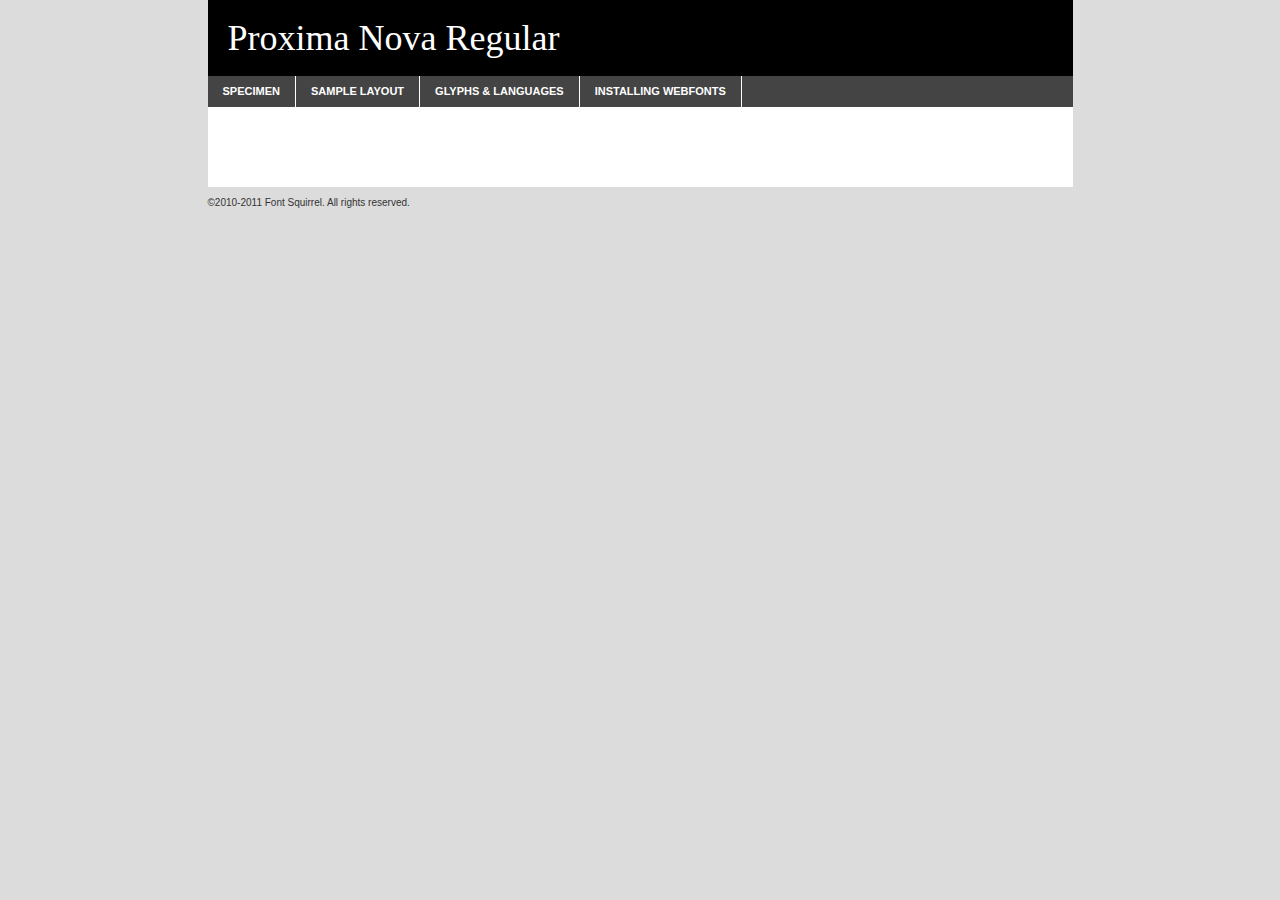
<file: Front-end/fonts/proximanova-regular-demo.html>
<!DOCTYPE html PUBLIC "-//W3C//DTD XHTML 1.0 Transitional//EN"
	"http://www.w3.org/TR/xhtml1/DTD/xhtml1-transitional.dtd">

<html xmlns="http://www.w3.org/1999/xhtml" xml:lang="en" lang="en">
<head>
	<meta http-equiv="Content-Type" content="text/html; charset=utf-8" />
	<script src="http://ajax.googleapis.com/ajax/libs/jquery/1.7.2/jquery.min.js" type="text/javascript" charset="utf-8"></script>
	<script src="specimen_files/easytabs.js" type="text/javascript" charset="utf-8"></script>
	<link rel="stylesheet" href="specimen_files/specimen_stylesheet.css" type="text/css" charset="utf-8" />
	<link rel="stylesheet" href="stylesheet.css" type="text/css" charset="utf-8" />

	<style type="text/css">
					body{
				font-family: 'ProximaNovaRgRegular';
							}
		</style>

	<title>Proxima Nova Regular Specimen</title>
	
	
	<script type="text/javascript" charset="utf-8">
		$(document).ready(function() {
			$('#container').easyTabs({defaultContent:1});
		});
	</script>
</head>

<body>
<div id="container">
	<div id="header">
		Proxima Nova Regular	</div>
	<ul class="tabs">
		<li><a href="#specimen">Specimen</a></li>
		<li><a href="#layout">Sample Layout</a></li>
				<li><a href="#glyphs">Glyphs &amp; Languages</a></li>
		<li><a href="#installing">Installing Webfonts</a></li>
		
	</ul>
	
	<div id="main_content">

		
			<div id="specimen">
		
				<div class="section">
					<div class="grid12 firstcol">
						<div class="huge">AaBb</div>
					</div>
				</div>
		
				<div class="section">
					<div class="glyph_range">A&#x200B;B&#x200b;C&#x200b;D&#x200b;E&#x200b;F&#x200b;G&#x200b;H&#x200b;I&#x200b;J&#x200b;K&#x200b;L&#x200b;M&#x200b;N&#x200b;O&#x200b;P&#x200b;Q&#x200b;R&#x200b;S&#x200b;T&#x200b;U&#x200b;V&#x200b;W&#x200b;X&#x200b;Y&#x200b;Z&#x200b;a&#x200b;b&#x200b;c&#x200b;d&#x200b;e&#x200b;f&#x200b;g&#x200b;h&#x200b;i&#x200b;j&#x200b;k&#x200b;l&#x200b;m&#x200b;n&#x200b;o&#x200b;p&#x200b;q&#x200b;r&#x200b;s&#x200b;t&#x200b;u&#x200b;v&#x200b;w&#x200b;x&#x200b;y&#x200b;z&#x200b;1&#x200b;2&#x200b;3&#x200b;4&#x200b;5&#x200b;6&#x200b;7&#x200b;8&#x200b;9&#x200b;0&#x200b;&amp;&#x200b;.&#x200b;,&#x200b;?&#x200b;!&#x200b;&#64;&#x200b;(&#x200b;)&#x200b;#&#x200b;$&#x200b;%&#x200b;*&#x200b;+&#x200b;-&#x200b;=&#x200b;:&#x200b;;</div>
				</div>
				<div class="section">
					<div class="grid12 firstcol">
						<table class="sample_table">
							<tr><td>10</td><td class="size10">abcdefghijklmnopqrstuvwxyzABCDEFGHIJKLMNOPQRSTUVWXYZ0123456789abcdefghijklmnopqrstuvwxyzABCDEFGHIJKLMNOPQRSTUVWXYZ0123456789abcdefghijklmnopqrstuvwxyzABCDEFGHIJKLMNOPQRSTUVWXYZ</td></tr>
							<tr><td>11</td><td class="size11">abcdefghijklmnopqrstuvwxyzABCDEFGHIJKLMNOPQRSTUVWXYZ0123456789abcdefghijklmnopqrstuvwxyzABCDEFGHIJKLMNOPQRSTUVWXYZ0123456789abcdefghijklmnopqrstuvwxyzABCDEFGHIJKLMNOPQRSTUVWXYZ</td></tr>
							<tr><td>12</td><td class="size12">abcdefghijklmnopqrstuvwxyzABCDEFGHIJKLMNOPQRSTUVWXYZ0123456789abcdefghijklmnopqrstuvwxyzABCDEFGHIJKLMNOPQRSTUVWXYZ0123456789abcdefghijklmnopqrstuvwxyzABCDEFGHIJKLMNOPQRSTUVWXYZ</td></tr>
							<tr><td>13</td><td class="size13">abcdefghijklmnopqrstuvwxyzABCDEFGHIJKLMNOPQRSTUVWXYZ0123456789abcdefghijklmnopqrstuvwxyzABCDEFGHIJKLMNOPQRSTUVWXYZ0123456789abcdefghijklmnopqrstuvwxyzABCDEFGHIJKLMNOPQRSTUVWXYZ</td></tr>
							<tr><td>14</td><td class="size14">abcdefghijklmnopqrstuvwxyzABCDEFGHIJKLMNOPQRSTUVWXYZ0123456789abcdefghijklmnopqrstuvwxyzABCDEFGHIJKLMNOPQRSTUVWXYZ0123456789abcdefghijklmnopqrstuvwxyzABCDEFGHIJKLMNOPQRSTUVWXYZ</td></tr>
							<tr><td>16</td><td class="size16">abcdefghijklmnopqrstuvwxyzABCDEFGHIJKLMNOPQRSTUVWXYZ0123456789abcdefghijklmnopqrstuvwxyzABCDEFGHIJKLMNOPQRSTUVWXYZ</td></tr>
							<tr><td>18</td><td class="size18">abcdefghijklmnopqrstuvwxyzABCDEFGHIJKLMNOPQRSTUVWXYZ0123456789abcdefghijklmnopqrstuvwxyzABCDEFGHIJKLMNOPQRSTUVWXYZ</td></tr>
							<tr><td>20</td><td class="size20">abcdefghijklmnopqrstuvwxyzABCDEFGHIJKLMNOPQRSTUVWXYZ0123456789abcdefghijklmnopqrstuvwxyzABCDEFGHIJKLMNOPQRSTUVWXYZ</td></tr>
							<tr><td>24</td><td class="size24">abcdefghijklmnopqrstuvwxyzABCDEFGHIJKLMNOPQRSTUVWXYZ0123456789abcdefghijklmnopqrstuvwxyzABCDEFGHIJKLMNOPQRSTUVWXYZ</td></tr>
							<tr><td>30</td><td class="size30">abcdefghijklmnopqrstuvwxyzABCDEFGHIJKLMNOPQRSTUVWXYZ0123456789abcdefghijklmnopqrstuvwxyzABCDEFGHIJKLMNOPQRSTUVWXYZ</td></tr>
							<tr><td>36</td><td class="size36">abcdefghijklmnopqrstuvwxyzABCDEFGHIJKLMNOPQRSTUVWXYZ0123456789abcdefghijklmnopqrstuvwxyzABCDEFGHIJKLMNOPQRSTUVWXYZ</td></tr>
							<tr><td>48</td><td class="size48">abcdefghijklmnopqrstuvwxyzABCDEFGHIJKLMNOPQRSTUVWXYZ0123456789abcdefghijklmnopqrstuvwxyzABCDEFGHIJKLMNOPQRSTUVWXYZ</td></tr>
							<tr><td>60</td><td class="size60">abcdefghijklmnopqrstuvwxyzABCDEFGHIJKLMNOPQRSTUVWXYZ0123456789abcdefghijklmnopqrstuvwxyzABCDEFGHIJKLMNOPQRSTUVWXYZ</td></tr>
							<tr><td>72</td><td class="size72">abcdefghijklmnopqrstuvwxyzABCDEFGHIJKLMNOPQRSTUVWXYZ0123456789abcdefghijklmnopqrstuvwxyzABCDEFGHIJKLMNOPQRSTUVWXYZ</td></tr>
							<tr><td>90</td><td class="size90">abcdefghijklmnopqrstuvwxyzABCDEFGHIJKLMNOPQRSTUVWXYZ0123456789abcdefghijklmnopqrstuvwxyzABCDEFGHIJKLMNOPQRSTUVWXYZ</td></tr>
						</table>
				
					</div>
			
				</div>
		
		
		
								<div class="section" id="bodycomparison">


										<div id="xheight">
				<div class="fontbody">&#xE000;&#xE000;&#xE000;&#xE000;&#xE000;&#xE000;&#xE000;&#xE000;&#xE000;&#xE000;&#xE000;&#xE000;&#xE000;&#xE000;&#xE000;&#xE000;&#xE000;&#xE000;&#xE000;&#xE000;&#xE000;&#xE000;&#xE000;&#xE000;&#xE000;&#xE000;&#xE000;&#xE000;&#xE000;&#xE000;&#xE000;&#xE000;&#xE000;&#xE000;&#xE000;&#xE000;&#xE000;&#xE000;&#xE000;&#xE000;&#xE000;&#xE000;&#xE000;&#xE000;&#xE000;&#xE000;&#xE000;&#xE000;&#xE000;&#xE000;&#xE000;&#xE000;&#xE000;&#xE000;&#xE000;&#xE000;&#xE000;&#xE000;&#xE000;&#xE000;&#xE000;&#xE000;&#xE000;&#xE000;&#xE000;&#xE000;&#xE000;&#xE000;&#xE000;&#xE000;&#xE000;&#xE000;&#xE000;&#xE000;&#xE000;&#xE000;&#xE000;&#xE000;&#xE000;&#xE000;&#xE000;&#xE000;&#xE000;&#xE000;&#xE000;&#xE000;&#xE000;&#xE000;&#xE000;&#xE000;&#xE000;&#xE000;&#xE000;&#xE000;&#xE000;&#xE000;&#xE000;&#xE000;&#xE000;body</div><div class="arialbody">body</div><div class="verdanabody">body</div><div class="georgiabody">body</div></div>
										<div class="fontbody" style="z-index:1">
											body<span>Proxima Nova Regular</span>
										</div>
										<div class="arialbody" style="z-index:1">
											body<span>Arial</span>
										</div>
										<div class="verdanabody" style="z-index:1">
											body<span>Verdana</span>
										</div>
										<div class="georgiabody" style="z-index:1">
											body<span>Georgia</span>
										</div>



								</div>
		
		
				<div class="section psample psample_row1" id="">
					
					<div class="grid2 firstcol">
						<p class="size10"><span>10.</span>Aenean lacinia bibendum nulla sed consectetur. Fusce dapibus, tellus ac cursus commodo, tortor mauris condimentum nibh, ut fermentum massa justo sit amet risus. Nullam id dolor id nibh ultricies vehicula ut id elit. Cum sociis natoque penatibus et magnis dis parturient montes, nascetur ridiculus mus. Nulla vitae elit libero, a pharetra augue.</p>
			
					</div>
					<div class="grid3">
						<p class="size11"><span>11.</span>Aenean lacinia bibendum nulla sed consectetur. Fusce dapibus, tellus ac cursus commodo, tortor mauris condimentum nibh, ut fermentum massa justo sit amet risus. Nullam id dolor id nibh ultricies vehicula ut id elit. Cum sociis natoque penatibus et magnis dis parturient montes, nascetur ridiculus mus. Nulla vitae elit libero, a pharetra augue.</p>
			
					</div>
					<div class="grid3">
						<p class="size12"><span>12.</span>Aenean lacinia bibendum nulla sed consectetur. Fusce dapibus, tellus ac cursus commodo, tortor mauris condimentum nibh, ut fermentum massa justo sit amet risus. Nullam id dolor id nibh ultricies vehicula ut id elit. Cum sociis natoque penatibus et magnis dis parturient montes, nascetur ridiculus mus. Nulla vitae elit libero, a pharetra augue.</p>
			
					</div>
					<div class="grid4">
						<p class="size13"><span>13.</span>Aenean lacinia bibendum nulla sed consectetur. Fusce dapibus, tellus ac cursus commodo, tortor mauris condimentum nibh, ut fermentum massa justo sit amet risus. Nullam id dolor id nibh ultricies vehicula ut id elit. Cum sociis natoque penatibus et magnis dis parturient montes, nascetur ridiculus mus. Nulla vitae elit libero, a pharetra augue.</p>
			
					</div>
					<div class="white_blend"></div>
					
				</div>
				<div class="section psample psample_row2" id="">
					<div class="grid3 firstcol">
						<p class="size14"><span>14.</span>Aenean lacinia bibendum nulla sed consectetur. Fusce dapibus, tellus ac cursus commodo, tortor mauris condimentum nibh, ut fermentum massa justo sit amet risus. Nullam id dolor id nibh ultricies vehicula ut id elit. Cum sociis natoque penatibus et magnis dis parturient montes, nascetur ridiculus mus. Nulla vitae elit libero, a pharetra augue.</p>
			
					</div>
					<div class="grid4">
						<p class="size16"><span>16.</span>Aenean lacinia bibendum nulla sed consectetur. Fusce dapibus, tellus ac cursus commodo, tortor mauris condimentum nibh, ut fermentum massa justo sit amet risus. Nullam id dolor id nibh ultricies vehicula ut id elit. Cum sociis natoque penatibus et magnis dis parturient montes, nascetur ridiculus mus. Nulla vitae elit libero, a pharetra augue.</p>
			
					</div>
					<div class="grid5">
						<p class="size18"><span>18.</span>Aenean lacinia bibendum nulla sed consectetur. Fusce dapibus, tellus ac cursus commodo, tortor mauris condimentum nibh, ut fermentum massa justo sit amet risus. Nullam id dolor id nibh ultricies vehicula ut id elit. Cum sociis natoque penatibus et magnis dis parturient montes, nascetur ridiculus mus. Nulla vitae elit libero, a pharetra augue.</p>
			
					</div>

					<div class="white_blend"></div>

				</div>
				
				<div class="section psample psample_row3" id="">
					<div class="grid5 firstcol">
						<p class="size20"><span>20.</span>Aenean lacinia bibendum nulla sed consectetur. Fusce dapibus, tellus ac cursus commodo, tortor mauris condimentum nibh, ut fermentum massa justo sit amet risus. Nullam id dolor id nibh ultricies vehicula ut id elit. Cum sociis natoque penatibus et magnis dis parturient montes, nascetur ridiculus mus. Nulla vitae elit libero, a pharetra augue.</p>
					</div>
					<div class="grid7">
						<p class="size24"><span>24.</span>Aenean lacinia bibendum nulla sed consectetur. Fusce dapibus, tellus ac cursus commodo, tortor mauris condimentum nibh, ut fermentum massa justo sit amet risus. Nullam id dolor id nibh ultricies vehicula ut id elit. Cum sociis natoque penatibus et magnis dis parturient montes, nascetur ridiculus mus. Nulla vitae elit libero, a pharetra augue.</p>
					</div>
					
					<div class="white_blend"></div>
					
				</div>
				
				<div class="section psample psample_row4" id="">
					<div class="grid12 firstcol">
						<p class="size30"><span>30.</span>Aenean lacinia bibendum nulla sed consectetur. Fusce dapibus, tellus ac cursus commodo, tortor mauris condimentum nibh, ut fermentum massa justo sit amet risus. Nullam id dolor id nibh ultricies vehicula ut id elit. Cum sociis natoque penatibus et magnis dis parturient montes, nascetur ridiculus mus. Nulla vitae elit libero, a pharetra augue.</p>
					</div>
					<div class="white_blend"></div>
					
				</div>
				
				
				
				<div class="section psample psample_row1 fullreverse">
					<div class="grid2 firstcol">
						<p class="size10"><span>10.</span>Aenean lacinia bibendum nulla sed consectetur. Fusce dapibus, tellus ac cursus commodo, tortor mauris condimentum nibh, ut fermentum massa justo sit amet risus. Nullam id dolor id nibh ultricies vehicula ut id elit. Cum sociis natoque penatibus et magnis dis parturient montes, nascetur ridiculus mus. Nulla vitae elit libero, a pharetra augue.</p>
			
					</div>
					<div class="grid3">
						<p class="size11"><span>11.</span>Aenean lacinia bibendum nulla sed consectetur. Fusce dapibus, tellus ac cursus commodo, tortor mauris condimentum nibh, ut fermentum massa justo sit amet risus. Nullam id dolor id nibh ultricies vehicula ut id elit. Cum sociis natoque penatibus et magnis dis parturient montes, nascetur ridiculus mus. Nulla vitae elit libero, a pharetra augue.</p>
			
					</div>
					<div class="grid3">
						<p class="size12"><span>12.</span>Aenean lacinia bibendum nulla sed consectetur. Fusce dapibus, tellus ac cursus commodo, tortor mauris condimentum nibh, ut fermentum massa justo sit amet risus. Nullam id dolor id nibh ultricies vehicula ut id elit. Cum sociis natoque penatibus et magnis dis parturient montes, nascetur ridiculus mus. Nulla vitae elit libero, a pharetra augue.</p>
			
					</div>
					<div class="grid4">
						<p class="size13"><span>13.</span>Aenean lacinia bibendum nulla sed consectetur. Fusce dapibus, tellus ac cursus commodo, tortor mauris condimentum nibh, ut fermentum massa justo sit amet risus. Nullam id dolor id nibh ultricies vehicula ut id elit. Cum sociis natoque penatibus et magnis dis parturient montes, nascetur ridiculus mus. Nulla vitae elit libero, a pharetra augue.</p>
			
					</div>
					<div class="black_blend"></div>
					
				</div>
				
				<div class="section psample psample_row2 fullreverse">
					<div class="grid3 firstcol">
						<p class="size14"><span>14.</span>Aenean lacinia bibendum nulla sed consectetur. Fusce dapibus, tellus ac cursus commodo, tortor mauris condimentum nibh, ut fermentum massa justo sit amet risus. Nullam id dolor id nibh ultricies vehicula ut id elit. Cum sociis natoque penatibus et magnis dis parturient montes, nascetur ridiculus mus. Nulla vitae elit libero, a pharetra augue.</p>
			
					</div>
					<div class="grid4">
						<p class="size16"><span>16.</span>Aenean lacinia bibendum nulla sed consectetur. Fusce dapibus, tellus ac cursus commodo, tortor mauris condimentum nibh, ut fermentum massa justo sit amet risus. Nullam id dolor id nibh ultricies vehicula ut id elit. Cum sociis natoque penatibus et magnis dis parturient montes, nascetur ridiculus mus. Nulla vitae elit libero, a pharetra augue.</p>
			
					</div>
					<div class="grid5">
						<p class="size18"><span>18.</span>Aenean lacinia bibendum nulla sed consectetur. Fusce dapibus, tellus ac cursus commodo, tortor mauris condimentum nibh, ut fermentum massa justo sit amet risus. Nullam id dolor id nibh ultricies vehicula ut id elit. Cum sociis natoque penatibus et magnis dis parturient montes, nascetur ridiculus mus. Nulla vitae elit libero, a pharetra augue.</p>
			
					</div>
					<div class="black_blend"></div>

				</div>
				
				<div class="section psample fullreverse psample_row3" id="">
					<div class="grid5 firstcol">
						<p class="size20"><span>20.</span>Aenean lacinia bibendum nulla sed consectetur. Fusce dapibus, tellus ac cursus commodo, tortor mauris condimentum nibh, ut fermentum massa justo sit amet risus. Nullam id dolor id nibh ultricies vehicula ut id elit. Cum sociis natoque penatibus et magnis dis parturient montes, nascetur ridiculus mus. Nulla vitae elit libero, a pharetra augue.</p>
					</div>
					<div class="grid7">
						<p class="size24"><span>24.</span>Aenean lacinia bibendum nulla sed consectetur. Fusce dapibus, tellus ac cursus commodo, tortor mauris condimentum nibh, ut fermentum massa justo sit amet risus. Nullam id dolor id nibh ultricies vehicula ut id elit. Cum sociis natoque penatibus et magnis dis parturient montes, nascetur ridiculus mus. Nulla vitae elit libero, a pharetra augue.</p>
					</div>
					
					<div class="black_blend"></div>
					
				</div>
				
				<div class="section psample fullreverse psample_row4" id="" style="border-bottom: 20px #000 solid;">
					<div class="grid12 firstcol">
						<p class="size30"><span>30.</span>Aenean lacinia bibendum nulla sed consectetur. Fusce dapibus, tellus ac cursus commodo, tortor mauris condimentum nibh, ut fermentum massa justo sit amet risus. Nullam id dolor id nibh ultricies vehicula ut id elit. Cum sociis natoque penatibus et magnis dis parturient montes, nascetur ridiculus mus. Nulla vitae elit libero, a pharetra augue.</p>
					</div>
					<div class="black_blend"></div>
					
				</div>
				
				
				
				
			</div>
			
			<div id="layout">
				
				<div class="section">
					
					<div class="grid12 firstcol">
						<h1>Lorem Ipsum Dolor</h1>
						<h2>Etiam porta sem malesuada magna mollis euismod</h2>
						
						<p class="byline">By <a href="#link">Aenean Lacinia</a></p>
					</div>
				</div>
				<div class="section">
					<div class="grid8 firstcol">
						<p class="large">Donec sed odio dui. Morbi leo risus, porta ac consectetur ac, vestibulum at eros. Fusce dapibus, tellus ac cursus commodo, tortor mauris condimentum nibh, ut fermentum massa justo sit amet risus. </p>

						
						<h3>Pellentesque ornare sem</h3>

						<p>Maecenas sed diam eget risus varius blandit sit amet non magna. Maecenas faucibus mollis interdum. Donec ullamcorper nulla non metus auctor fringilla. Nullam id dolor id nibh ultricies vehicula ut id elit. Nullam id dolor id nibh ultricies vehicula ut id elit. </p>

						<p>Aenean eu leo quam. Pellentesque ornare sem lacinia quam venenatis vestibulum. Lorem ipsum dolor sit amet, consectetur adipiscing elit. Cum sociis natoque penatibus et magnis dis parturient montes, nascetur ridiculus mus. </p>

						<p>Nulla vitae elit libero, a pharetra augue. Praesent commodo cursus magna, vel scelerisque nisl consectetur et. Aenean lacinia bibendum nulla sed consectetur. </p>

						<p>Nullam quis risus eget urna mollis ornare vel eu leo. Nullam quis risus eget urna mollis ornare vel eu leo. Maecenas sed diam eget risus varius blandit sit amet non magna. Donec ullamcorper nulla non metus auctor fringilla. </p>

						<h3>Cras mattis consectetur</h3>

						<p>Aenean eu leo quam. Pellentesque ornare sem lacinia quam venenatis vestibulum. Aenean lacinia bibendum nulla sed consectetur. Integer posuere erat a ante venenatis dapibus posuere velit aliquet. Cras mattis consectetur purus sit amet fermentum. </p>

						<p>Nullam id dolor id nibh ultricies vehicula ut id elit. Nullam quis risus eget urna mollis ornare vel eu leo. Cras mattis consectetur purus sit amet fermentum.</p>
					</div>
					
					<div class="grid4 sidebar">
						
						<div class="box reverse">
							<p class="last">Nullam quis risus eget urna mollis ornare vel eu leo. Donec ullamcorper nulla non metus auctor fringilla. Cras mattis consectetur purus sit amet fermentum. Sed posuere consectetur est at lobortis. Lorem ipsum dolor sit amet, consectetur adipiscing elit. </p>
						</div>
						
						<p class="caption">Maecenas sed diam eget risus varius.</p>

						<p>Vestibulum id ligula porta felis euismod semper. Integer posuere erat a ante venenatis dapibus posuere velit aliquet. Vestibulum id ligula porta felis euismod semper. Sed posuere consectetur est at lobortis. Maecenas sed diam eget risus varius blandit sit amet non magna. Fusce dapibus, tellus ac cursus commodo, tortor mauris condimentum nibh, ut fermentum massa justo sit amet risus. </p>

					

						<p>Duis mollis, est non commodo luctus, nisi erat porttitor ligula, eget lacinia odio sem nec elit. Aenean lacinia bibendum nulla sed consectetur. Vivamus sagittis lacus vel augue laoreet rutrum faucibus dolor auctor. Aenean lacinia bibendum nulla sed consectetur. Nullam quis risus eget urna mollis ornare vel eu leo. </p>

						<p>Praesent commodo cursus magna, vel scelerisque nisl consectetur et. Donec ullamcorper nulla non metus auctor fringilla. Maecenas faucibus mollis interdum. Fusce dapibus, tellus ac cursus commodo, tortor mauris condimentum nibh, ut fermentum massa justo sit amet risus. </p>

					</div>
				</div>
				
			</div>


			



		<div id="glyphs">
			<div class="section">
				<div class="grid12 firstcol">
			
				<h1>Language Support</h1>
				<p>The subset of Proxima Nova Regular in this kit supports the following languages:<br />
			
					Albanian, Danish, Dutch, English, Faroese, French, German, Icelandic, Italian, Malagasy, Norwegian, Spanish, Swedish				</p>
				<h1>Glyph Chart</h1>
				<p>The subset of Proxima Nova Regular in this kit includes all the glyphs listed below. Unicode entities are included above each glyph to help you insert individual characters into your layout.</p>
				<div id="glyph_chart">
			
																				 <div><p>&amp;#32;</p>&#32;</div>
																				 <div><p>&amp;#33;</p>&#33;</div>
																				 <div><p>&amp;#34;</p>&#34;</div>
																				 <div><p>&amp;#35;</p>&#35;</div>
																				 <div><p>&amp;#36;</p>&#36;</div>
																				 <div><p>&amp;#37;</p>&#37;</div>
																				 <div><p>&amp;#38;</p>&#38;</div>
																				 <div><p>&amp;#39;</p>&#39;</div>
																				 <div><p>&amp;#40;</p>&#40;</div>
																				 <div><p>&amp;#41;</p>&#41;</div>
																				 <div><p>&amp;#42;</p>&#42;</div>
																				 <div><p>&amp;#43;</p>&#43;</div>
																				 <div><p>&amp;#44;</p>&#44;</div>
																				 <div><p>&amp;#45;</p>&#45;</div>
																				 <div><p>&amp;#46;</p>&#46;</div>
																				 <div><p>&amp;#47;</p>&#47;</div>
																				 <div><p>&amp;#48;</p>&#48;</div>
																				 <div><p>&amp;#49;</p>&#49;</div>
																				 <div><p>&amp;#50;</p>&#50;</div>
																				 <div><p>&amp;#51;</p>&#51;</div>
																				 <div><p>&amp;#52;</p>&#52;</div>
																				 <div><p>&amp;#53;</p>&#53;</div>
																				 <div><p>&amp;#54;</p>&#54;</div>
																				 <div><p>&amp;#55;</p>&#55;</div>
																				 <div><p>&amp;#56;</p>&#56;</div>
																				 <div><p>&amp;#57;</p>&#57;</div>
																				 <div><p>&amp;#58;</p>&#58;</div>
																				 <div><p>&amp;#59;</p>&#59;</div>
																				 <div><p>&amp;#60;</p>&#60;</div>
																				 <div><p>&amp;#61;</p>&#61;</div>
																				 <div><p>&amp;#62;</p>&#62;</div>
																				 <div><p>&amp;#63;</p>&#63;</div>
																				 <div><p>&amp;#64;</p>&#64;</div>
																				 <div><p>&amp;#65;</p>&#65;</div>
																				 <div><p>&amp;#66;</p>&#66;</div>
																				 <div><p>&amp;#67;</p>&#67;</div>
																				 <div><p>&amp;#68;</p>&#68;</div>
																				 <div><p>&amp;#69;</p>&#69;</div>
																				 <div><p>&amp;#70;</p>&#70;</div>
																				 <div><p>&amp;#71;</p>&#71;</div>
																				 <div><p>&amp;#72;</p>&#72;</div>
																				 <div><p>&amp;#73;</p>&#73;</div>
																				 <div><p>&amp;#74;</p>&#74;</div>
																				 <div><p>&amp;#75;</p>&#75;</div>
																				 <div><p>&amp;#76;</p>&#76;</div>
																				 <div><p>&amp;#77;</p>&#77;</div>
																				 <div><p>&amp;#78;</p>&#78;</div>
																				 <div><p>&amp;#79;</p>&#79;</div>
																				 <div><p>&amp;#80;</p>&#80;</div>
																				 <div><p>&amp;#81;</p>&#81;</div>
																				 <div><p>&amp;#82;</p>&#82;</div>
																				 <div><p>&amp;#83;</p>&#83;</div>
																				 <div><p>&amp;#84;</p>&#84;</div>
																				 <div><p>&amp;#85;</p>&#85;</div>
																				 <div><p>&amp;#86;</p>&#86;</div>
																				 <div><p>&amp;#87;</p>&#87;</div>
																				 <div><p>&amp;#88;</p>&#88;</div>
																				 <div><p>&amp;#89;</p>&#89;</div>
																				 <div><p>&amp;#90;</p>&#90;</div>
																				 <div><p>&amp;#91;</p>&#91;</div>
																				 <div><p>&amp;#92;</p>&#92;</div>
																				 <div><p>&amp;#93;</p>&#93;</div>
																				 <div><p>&amp;#94;</p>&#94;</div>
																				 <div><p>&amp;#95;</p>&#95;</div>
																				 <div><p>&amp;#97;</p>&#97;</div>
																				 <div><p>&amp;#98;</p>&#98;</div>
																				 <div><p>&amp;#99;</p>&#99;</div>
																				 <div><p>&amp;#100;</p>&#100;</div>
																				 <div><p>&amp;#101;</p>&#101;</div>
																				 <div><p>&amp;#102;</p>&#102;</div>
																				 <div><p>&amp;#103;</p>&#103;</div>
																				 <div><p>&amp;#104;</p>&#104;</div>
																				 <div><p>&amp;#105;</p>&#105;</div>
																				 <div><p>&amp;#106;</p>&#106;</div>
																				 <div><p>&amp;#107;</p>&#107;</div>
																				 <div><p>&amp;#108;</p>&#108;</div>
																				 <div><p>&amp;#109;</p>&#109;</div>
																				 <div><p>&amp;#110;</p>&#110;</div>
																				 <div><p>&amp;#111;</p>&#111;</div>
																				 <div><p>&amp;#112;</p>&#112;</div>
																				 <div><p>&amp;#113;</p>&#113;</div>
																				 <div><p>&amp;#114;</p>&#114;</div>
																				 <div><p>&amp;#115;</p>&#115;</div>
																				 <div><p>&amp;#116;</p>&#116;</div>
																				 <div><p>&amp;#117;</p>&#117;</div>
																				 <div><p>&amp;#118;</p>&#118;</div>
																				 <div><p>&amp;#119;</p>&#119;</div>
																				 <div><p>&amp;#120;</p>&#120;</div>
																				 <div><p>&amp;#121;</p>&#121;</div>
																				 <div><p>&amp;#122;</p>&#122;</div>
																				 <div><p>&amp;#123;</p>&#123;</div>
																				 <div><p>&amp;#124;</p>&#124;</div>
																				 <div><p>&amp;#125;</p>&#125;</div>
																				 <div><p>&amp;#126;</p>&#126;</div>
																				 <div><p>&amp;#160;</p>&#160;</div>
																				 <div><p>&amp;#161;</p>&#161;</div>
																				 <div><p>&amp;#162;</p>&#162;</div>
																				 <div><p>&amp;#163;</p>&#163;</div>
																				 <div><p>&amp;#164;</p>&#164;</div>
																				 <div><p>&amp;#165;</p>&#165;</div>
																				 <div><p>&amp;#166;</p>&#166;</div>
																				 <div><p>&amp;#167;</p>&#167;</div>
																				 <div><p>&amp;#168;</p>&#168;</div>
																				 <div><p>&amp;#169;</p>&#169;</div>
																				 <div><p>&amp;#170;</p>&#170;</div>
																				 <div><p>&amp;#171;</p>&#171;</div>
																				 <div><p>&amp;#172;</p>&#172;</div>
																				 <div><p>&amp;#173;</p>&#173;</div>
																				 <div><p>&amp;#174;</p>&#174;</div>
																				 <div><p>&amp;#176;</p>&#176;</div>
																				 <div><p>&amp;#177;</p>&#177;</div>
																				 <div><p>&amp;#178;</p>&#178;</div>
																				 <div><p>&amp;#179;</p>&#179;</div>
																				 <div><p>&amp;#180;</p>&#180;</div>
																				 <div><p>&amp;#182;</p>&#182;</div>
																				 <div><p>&amp;#184;</p>&#184;</div>
																				 <div><p>&amp;#185;</p>&#185;</div>
																				 <div><p>&amp;#186;</p>&#186;</div>
																				 <div><p>&amp;#187;</p>&#187;</div>
																				 <div><p>&amp;#188;</p>&#188;</div>
																				 <div><p>&amp;#189;</p>&#189;</div>
																				 <div><p>&amp;#190;</p>&#190;</div>
																				 <div><p>&amp;#191;</p>&#191;</div>
																				 <div><p>&amp;#192;</p>&#192;</div>
																				 <div><p>&amp;#193;</p>&#193;</div>
																				 <div><p>&amp;#194;</p>&#194;</div>
																				 <div><p>&amp;#195;</p>&#195;</div>
																				 <div><p>&amp;#196;</p>&#196;</div>
																				 <div><p>&amp;#197;</p>&#197;</div>
																				 <div><p>&amp;#198;</p>&#198;</div>
																				 <div><p>&amp;#199;</p>&#199;</div>
																				 <div><p>&amp;#200;</p>&#200;</div>
																				 <div><p>&amp;#201;</p>&#201;</div>
																				 <div><p>&amp;#202;</p>&#202;</div>
																				 <div><p>&amp;#203;</p>&#203;</div>
																				 <div><p>&amp;#204;</p>&#204;</div>
																				 <div><p>&amp;#205;</p>&#205;</div>
																				 <div><p>&amp;#206;</p>&#206;</div>
																				 <div><p>&amp;#207;</p>&#207;</div>
																				 <div><p>&amp;#208;</p>&#208;</div>
																				 <div><p>&amp;#209;</p>&#209;</div>
																				 <div><p>&amp;#210;</p>&#210;</div>
																				 <div><p>&amp;#211;</p>&#211;</div>
																				 <div><p>&amp;#212;</p>&#212;</div>
																				 <div><p>&amp;#213;</p>&#213;</div>
																				 <div><p>&amp;#214;</p>&#214;</div>
																				 <div><p>&amp;#215;</p>&#215;</div>
																				 <div><p>&amp;#216;</p>&#216;</div>
																				 <div><p>&amp;#217;</p>&#217;</div>
																				 <div><p>&amp;#218;</p>&#218;</div>
																				 <div><p>&amp;#219;</p>&#219;</div>
																				 <div><p>&amp;#220;</p>&#220;</div>
																				 <div><p>&amp;#221;</p>&#221;</div>
																				 <div><p>&amp;#222;</p>&#222;</div>
																				 <div><p>&amp;#223;</p>&#223;</div>
																				 <div><p>&amp;#224;</p>&#224;</div>
																				 <div><p>&amp;#225;</p>&#225;</div>
																				 <div><p>&amp;#226;</p>&#226;</div>
																				 <div><p>&amp;#227;</p>&#227;</div>
																				 <div><p>&amp;#228;</p>&#228;</div>
																				 <div><p>&amp;#229;</p>&#229;</div>
																				 <div><p>&amp;#230;</p>&#230;</div>
																				 <div><p>&amp;#231;</p>&#231;</div>
																				 <div><p>&amp;#232;</p>&#232;</div>
																				 <div><p>&amp;#233;</p>&#233;</div>
																				 <div><p>&amp;#234;</p>&#234;</div>
																				 <div><p>&amp;#235;</p>&#235;</div>
																				 <div><p>&amp;#236;</p>&#236;</div>
																				 <div><p>&amp;#237;</p>&#237;</div>
																				 <div><p>&amp;#238;</p>&#238;</div>
																				 <div><p>&amp;#239;</p>&#239;</div>
																				 <div><p>&amp;#240;</p>&#240;</div>
																				 <div><p>&amp;#241;</p>&#241;</div>
																				 <div><p>&amp;#242;</p>&#242;</div>
																				 <div><p>&amp;#243;</p>&#243;</div>
																				 <div><p>&amp;#244;</p>&#244;</div>
																				 <div><p>&amp;#245;</p>&#245;</div>
																				 <div><p>&amp;#246;</p>&#246;</div>
																				 <div><p>&amp;#247;</p>&#247;</div>
																				 <div><p>&amp;#248;</p>&#248;</div>
																				 <div><p>&amp;#249;</p>&#249;</div>
																				 <div><p>&amp;#250;</p>&#250;</div>
																				 <div><p>&amp;#251;</p>&#251;</div>
																				 <div><p>&amp;#252;</p>&#252;</div>
																				 <div><p>&amp;#253;</p>&#253;</div>
																				 <div><p>&amp;#254;</p>&#254;</div>
																				 <div><p>&amp;#255;</p>&#255;</div>
																				 <div><p>&amp;#338;</p>&#338;</div>
																				 <div><p>&amp;#339;</p>&#339;</div>
																				 <div><p>&amp;#376;</p>&#376;</div>
																				 <div><p>&amp;#710;</p>&#710;</div>
																				 <div><p>&amp;#732;</p>&#732;</div>
																				 <div><p>&amp;#8192;</p>&#8192;</div>
																				 <div><p>&amp;#8193;</p>&#8193;</div>
																				 <div><p>&amp;#8194;</p>&#8194;</div>
																				 <div><p>&amp;#8195;</p>&#8195;</div>
																				 <div><p>&amp;#8196;</p>&#8196;</div>
																				 <div><p>&amp;#8197;</p>&#8197;</div>
																				 <div><p>&amp;#8198;</p>&#8198;</div>
																				 <div><p>&amp;#8199;</p>&#8199;</div>
																				 <div><p>&amp;#8200;</p>&#8200;</div>
																				 <div><p>&amp;#8201;</p>&#8201;</div>
																				 <div><p>&amp;#8202;</p>&#8202;</div>
																				 <div><p>&amp;#8208;</p>&#8208;</div>
																				 <div><p>&amp;#8209;</p>&#8209;</div>
																				 <div><p>&amp;#8210;</p>&#8210;</div>
																				 <div><p>&amp;#8211;</p>&#8211;</div>
																				 <div><p>&amp;#8212;</p>&#8212;</div>
																				 <div><p>&amp;#8216;</p>&#8216;</div>
																				 <div><p>&amp;#8217;</p>&#8217;</div>
																				 <div><p>&amp;#8218;</p>&#8218;</div>
																				 <div><p>&amp;#8220;</p>&#8220;</div>
																				 <div><p>&amp;#8221;</p>&#8221;</div>
																				 <div><p>&amp;#8222;</p>&#8222;</div>
																				 <div><p>&amp;#8226;</p>&#8226;</div>
																				 <div><p>&amp;#8230;</p>&#8230;</div>
																				 <div><p>&amp;#8239;</p>&#8239;</div>
																				 <div><p>&amp;#8249;</p>&#8249;</div>
																				 <div><p>&amp;#8250;</p>&#8250;</div>
																				 <div><p>&amp;#8287;</p>&#8287;</div>
																				 <div><p>&amp;#8364;</p>&#8364;</div>
																				 <div><p>&amp;#8482;</p>&#8482;</div>
																				 <div><p>&amp;#57344;</p>&#57344;</div>
																				 <div><p>&amp;#64257;</p>&#64257;</div>
																				 <div><p>&amp;#64258;</p>&#64258;</div>
																				 <div><p>&amp;#64259;</p>&#64259;</div>
																				 <div><p>&amp;#64260;</p>&#64260;</div>
																																																</div>	
				</div>
		
		
			</div>
		</div>
		
		
		<div id="specs">
			
		</div>
	
		<div id="installing">
			<div class="section">
				<div class="grid7 firstcol">
					<h1>Installing Webfonts</h1>
					
					<p>Webfonts are supported by all major browser platforms but not all in the same way. There are currently four different font formats that must be included in order to target all browsers. This includes TTF, WOFF, EOT and SVG.</p>
					
					<h2>1. Upload your webfonts</h2>
					<p>You must upload your webfont kit to your website. They should be in or near the same directory as your CSS files.</p>
					
					<h2>2. Include the webfont stylesheet</h2>
					<p>A special CSS @font-face declaration helps the various browsers select the appropriate font it needs without causing you a bunch of headaches. Learn more about this syntax by reading the <a href="http://www.fontspring.com/blog/further-hardening-of-the-bulletproof-syntax">Fontspring blog post</a> about it. The code for it is as follows:</p>


<code>
@font-face{ 
	font-family: 'MyWebFont';
	src: url('WebFont.eot');
	src: url('WebFont.eot?#iefix') format('embedded-opentype'),
	     url('WebFont.woff') format('woff'),
	     url('WebFont.ttf') format('truetype'),
	     url('WebFont.svg#webfont') format('svg');
}
</code>

	<p>We've already gone ahead and generated the code for you. All you have to do is link to the stylesheet in your HTML, like this:</p>
	<code>&lt;link rel=&quot;stylesheet&quot; href=&quot;stylesheet.css&quot; type=&quot;text/css&quot; charset=&quot;utf-8&quot; /&gt;</code>

					<h2>3. Modify your own stylesheet</h2>
					<p>To take advantage of your new fonts, you must tell your stylesheet to use them. Look at the original @font-face declaration above and find the property called "font-family." The name linked there will be what you use to reference the font. Prepend that webfont name to the font stack in the "font-family" property, inside the selector you want to change. For example:</p>
<code>p { font-family: 'WebFont', Arial, sans-serif; }</code>

<h2>4. Test</h2>
<p>Getting webfonts to work cross-browser <em>can</em> be tricky. Use the information in the sidebar to help you if you find that fonts aren't loading in a particular browser.</p>
				</div>
				
				<div class="grid5 sidebar">
					<div class="box">
						<h2>Troubleshooting<br />Font-Face Problems</h2>
						<p>Having trouble getting your webfonts to load in your new website? Here are some tips to sort out what might be the problem.</p>

						<h3>Fonts not showing in any browser</h3>

						<p>This sounds like you need to work on the plumbing. You either did not upload the fonts to the correct directory, or you did not link the fonts properly in the CSS. If you've confirmed that all this is correct and you still have a problem, take a look at your .htaccess file and see if requests are getting intercepted.</p>

						<h3>Fonts not loading in iPhone or iPad</h3>

						<p>The most common problem here is that you are serving the fonts from an IIS server. IIS refuses to serve files that have unknown MIME types. If that is the case, you must set the MIME type for SVG to "image/svg+xml" in the server settings. Follow these instructions from Microsoft if you need help.</p>

						<h3>Fonts not loading in Firefox</h3>

						<p>The primary reason for this failure? You are still using a version Firefox older than 3.5. So upgrade already! If that isn't it, then you are very likely serving fonts from a different domain. Firefox requires that all font assets be served from the same domain. Lastly it is possible that you need to add WOFF to your list of MIME types (if you are serving via IIS.)</p>

						<h3>Fonts not loading in IE</h3>

						<p>Are you looking at Internet Explorer on an actual Windows machine or are you cheating by using a service like Adobe BrowserLab? Many of these screenshot services do not render @font-face for IE. Best to test it on a real machine.</p>

						<h3>Fonts not loading in IE9</h3>

						<p>IE9, like Firefox, requires that fonts be served from the same domain as the website. Make sure that is the case.</p>
					</div>
				</div>
			</div>
			
		</div>
	
	</div>
	<div id="footer">
		<p>&copy;2010-2011 Font Squirrel. All rights reserved.</p>
	</div>
</div>
</body>
</html>
</file>
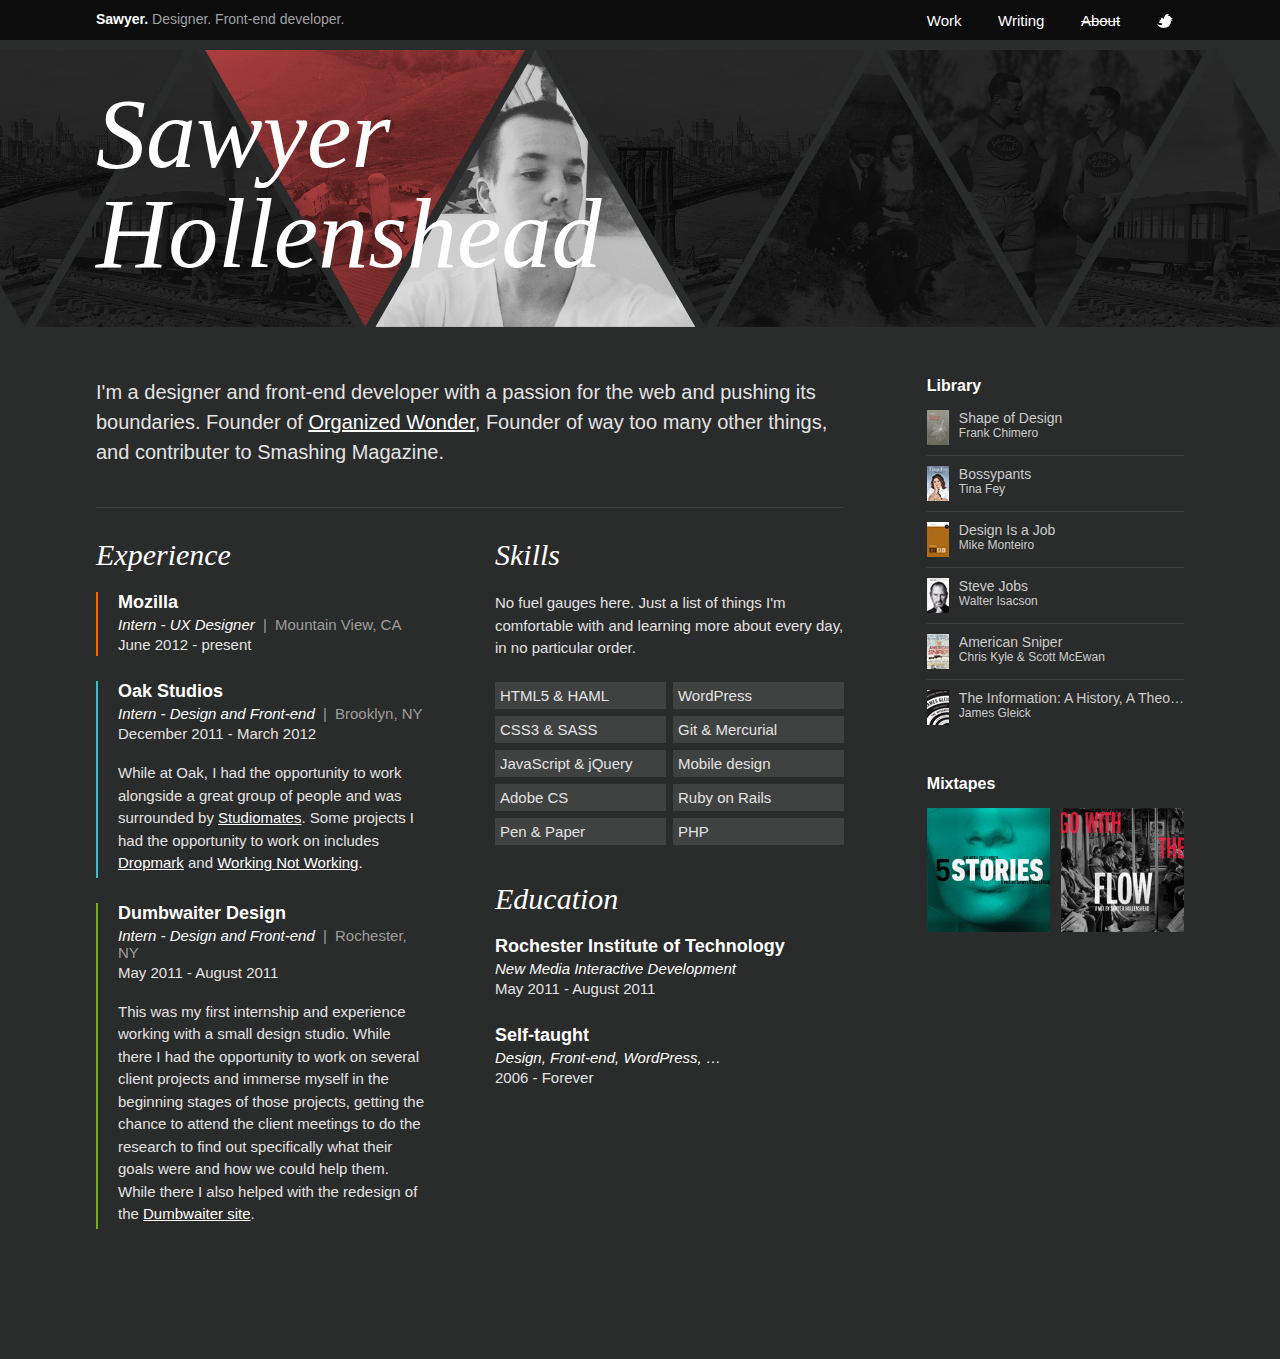
<file: writing/wp-content/themes/v2012-portfolio/about.html>
<!DOCTYPE html>
<html>
<head>
	<meta charset="UTF-8">
	<meta http-equiv="X-UA-Compatible" content="IE=edge,chrome=1">
    <meta name="viewport" content="width=device-width, initial-scale=1.0, maximum-scale=1.0" />
	<title>Portfolio 2012 SVG</title>
	<link rel="stylesheet" href="style.css" />
    
    <script type="text/javascript" src="js/modernizr.js"></script>
    <script type="text/javascript" src="http://use.typekit.com/ggb1aqu.js"></script>
    <script type="text/javascript">try{Typekit.load();}catch(e){}</script>

    <script type="text/javascript">

      var _gaq = _gaq || [];
      _gaq.push(['_setAccount', 'UA-3634425-8']);
      _gaq.push(['_trackPageview']);

      (function() {
        var ga = document.createElement('script'); ga.type = 'text/javascript'; ga.async = true;
        ga.src = ('https:' == document.location.protocol ? 'https://ssl' : 'http://www') + '.google-analytics.com/ga.js';
        var s = document.getElementsByTagName('script')[0]; s.parentNode.insertBefore(ga, s);
      })();

    </script>
</head>
<body class="about">
	
    <header class="primary">
        <div class="wrap">
            <h1><a href="#">Sawyer. <span>Designer. Front-end developer.</span></a></h1>
            <nav>
                <ul>
                    <li><a href="home.html">Work</a></li>
                    <li><a href="/writing">Writing</a></li>
                    <li class="current-menu-item"><a href="#">About</a></li>
                    <li class="twitter"><a href="http://twitter.com/sawyerh" target="_blank"><img src="images/twitter.png" alt="Twitter" width="16" /></a></li>
                </ul>
            </nav>
        </div>
    </header>

    <section class="row" id="about-row">
        <div class="content">
            <div class="info" data-top="50%">
                <h1 class="big">Sawyer<br />Hollenshead</h1>
            </div>
        </div>

        <div class="svg-image">
        <svg class="svg-row" width="100%" height="415px" viewBox="0 0 1248 270" xmlns="http://www.w3.org/2000/svg" xmlns:xlink="http://www.w3.org/1999/xlink" version="1.1">
           <def>
               <polygon points="312,0 156,270 0,0" id="down" />
               <polygon points="0,270 156,0 312,270" id="up" />
           </def>
           
           <!-- Place clipPath in group so it works in Safari. Placing in 'def' doesn't work across all browsers -->
           <g>
               <clipPath id="image">
                    <use xlink:href="#down" />
                    <use xlink:href="#up" x="161" />
                </clipPath>

                <clipPath id="downMask">
                    <use xlink:href="#down" />
                </clipPath>

                <clipPath id="upMask">
                    <use xlink:href="#up" />
                </clipPath>
           </g>
           
           <!-- Translate (half of rx) to position the center piece in the center -->
           <g transform="translate(200, 0)">
                <image transform="translate(-332,0)" clip-path="url(#downMask)" height="100%" width="25%" xlink:href="images/city-about.jpg" preserveAspectRatio='xMidYMin slice' />
                <image transform="translate(-166,0)" clip-path="url(#upMask)" height="100%" width="25%" xlink:href="images/train-about.jpg" preserveAspectRatio='xMidYMin slice' />
                <image clip-path="url(#downMask)" height="100%" width="25%" xlink:href="images/farm-about.jpg" preserveAspectRatio='xMidYMin slice' />
                <image transform="translate(166,0)" clip-path="url(#upMask)" height="100%" width="25%" xlink:href="images/me-about.png" preserveAspectRatio='xMidYMin slice' />
                <image transform="translate(332,0)" clip-path="url(#downMask)" height="100%" width="25%" xlink:href="images/city-about.jpg" preserveAspectRatio='xMaxYMax slice' />
                <image transform="translate(498,0)" clip-path="url(#upMask)" height="100%" width="25%" xlink:href="images/gparents-about.jpg" preserveAspectRatio='xMidYMin slice' />
                <image transform="translate(664,0)" clip-path="url(#downMask)" height="100%" width="25%" xlink:href="images/bball-about.jpg" preserveAspectRatio='xMidYMin slice' />
                <image transform="translate(830,0)" clip-path="url(#upMask)" height="100%" width="25%" xlink:href="images/train-about.jpg" preserveAspectRatio='xMidYMin slice' />
           </g>
        </svg>
        </div><!-- #svg-image -->
    </section><!-- #row even -->

    <div class="wrap main">
        <section class="entry">
            <p>I'm a designer and front-end developer with a passion for the web and pushing its boundaries. Founder of <a href="http://www.organizedwonder.com" target="_blank">Organized Wonder</a>, Founder of way too many other things, and contributer to Smashing Magazine.</p>

            <div class="details">
                <div class="half" id="experience">
                    <h2 class="title">Experience</h2>

                    <article class="mozilla">
                        <h1><a href="http://mozilla.org" target="_blank">Mozilla</a></h1>
                        <h2><em>Intern - UX Designer</em> <span>|</span> Mountain View, CA</h2>
                        <time>June 2012 - present</time>
                    </article>

                    <article class="oak">
                        <h1><a href="http://oak.is" target="_blank">Oak Studios</a></h1>
                        <h2><em>Intern - Design and Front-end</em> <span>|</span> Brooklyn, NY</h2>
                        <time>December 2011 - March 2012</time>

                        <p>While at Oak, I had the opportunity to work alongside a great group of people and was surrounded by <a href="http://studiomates.com/" target="_blank">Studiomates</a>. Some projects I had the opportunity to work on includes <a href="http://dropmark.com/" target="_blank">Dropmark</a> and <a href="http://workingnotworking.com/" target="_blank">Working Not Working</a>.</p>
                    </article>

                    <article class="dwaiter">
                        <h1><a href="http://dwaiter.com" target="_blank">Dumbwaiter Design</a></h1>
                        <h2><em>Intern - Design and Front-end</em> <span>|</span> Rochester, NY</h2>
                        <time>May 2011 - August 2011</time>

                        <p>This was my first internship and experience working with a small design studio. While there I had the opportunity to work on several client projects and immerse myself in the beginning stages of those projects, getting the chance to attend the client meetings to do the research to find out specifically what their goals were and how we could help them. While there I also helped with the redesign of the <a href="http://dwaiter.com" target="_blank">Dumbwaiter site</a>.</p>
                    </article>
                </div>

                <div class="half">
                    <h2 class="title">Skills</h2>
                    <p>No fuel gauges here. Just a list of things I'm comfortable with and learning more about every day, in no particular order.</p>
                    <ul class="skills">
                        <li>HTML5 &amp; HAML</li>
                        <li>WordPress</li>
                        <li>CSS3 &amp; SASS</li>
                        <li>Git &amp; Mercurial</li>
                        <li>JavaScript &amp; jQuery</li>
                        <li>Mobile design</li>
                        <li>Adobe CS</li>
                        <li>Ruby on Rails</li>
                        <li>Pen &amp; Paper</li>
                        <li>PHP</li>
                        <!-- <li>Peanut Butter & Jelly</li> -->
                    </ul>

                    <div class="education">
                        <h2 class="title">Education</h2>

                        <article>
                            <h1>Rochester Institute of Technology</h1>
                            <h2><em>New Media Interactive Development</em></h2>
                            <time>May 2011 - August 2011</time>
                        </article>

                        <article>
                            <h1>Self-taught</h1>
                            <h2><em>Design, Front-end, WordPress, &hellip;</em></h2>
                            <time>2006 - Forever</time>
                        </article>
                    </div><!-- #education -->
                </div>
            </div><!-- #details -->

            <!-- <h2 class="title">Background</h2>
            <p>I grew up in South-Central Pennsylvania on my family's dairy farm. In 5th grade I created my first website on Geocities where I posted goofy photos of myself and people could write on my guestbook. Basically, I created Facebook when I was 10. When I was a sophomore in High School I realized I could make a few bucks from this web design thing and I began to teach myself HTML, CSS and Photoshop. A year later I landed my first client who wasn't a family member. The rest is history.</p> -->
        </section>

        <section class="sidebar">
            <article>
                <h2>Library</h2>
                <ul class="books">
                    <li>
                        <a href="http://shapeofdesignbook.com/" target="_blank">
                            <img src="images/shape-of-design.jpg" alt="Shape of Design" />
                            <strong>Shape of Design</strong>
                            Frank Chimero
                        </a>
                    </li>
                    <li>
                        <a href="http://www.amazon.com/Bossypants-Tina-Fey/dp/0316056863" target="_blank">
                            <img src="images/bossypants.jpg" alt="Bossypants" />
                            <strong>Bossypants</strong>
                            Tina Fey
                        </a>
                    </li>
                    <li>
                        <a href="http://www.abookapart.com/products/design-is-a-job" target="_blank">
                            <img src="images/design-job.jpg" alt="Design Is a Job" />
                            <strong>Design Is a Job</strong>
                            Mike Monteiro
                        </a>
                    </li>
                    <li>
                        <a href="http://www.amazon.com/Steve-Jobs-Walter-Isaacson/dp/1451648537/ref=sr_1_1?s=books&ie=UTF8&qid=1338350170&sr=1-1" target="_blank">
                            <img src="images/steve-jobs.jpg" alt="Steve Jobs" />
                            <strong>Steve Jobs</strong>
                            Walter Isacson
                        </a>
                    </li>
                    
                    <li>
                        <a href="http://www.amazon.com/American-Sniper-Autobiography-Military-History/dp/B006ST49K4/ref=sr_1_2?s=books&ie=UTF8&qid=1338350245&sr=1-2" target="_blank">
                            <img src="images/sniper.jpg" alt="American Sniper" />
                            <strong>American Sniper</strong>
                            Chris Kyle &amp; Scott McEwan
                        </a>
                    </li>

                    <li>
                        <a href="http://www.amazon.com/The-Information-History-Theory-Flood/dp/1400096235/ref=sr_1_1?ie=UTF8&qid=1338394142&sr=8-1" target="_blank">
                            <img src="images/information-book.jpg" alt="The Information: A History, A Theory, A Flood" />
                            <strong>The Information: A History, A Theory, A Flood</strong>
                            James Gleick
                        </a>
                    </li>
                </ul>
            </article>

            <article class="mixtapes">
                <h2>Mixtapes</h2>
                
                <a href="http://designers.mx/mixes/listen/five-stories" target="_blank">
                    <img src="images/mixtape-2.jpg" alt="Mixtape 2" />
                </a>

                <a href="http://designers.mx/mixes/listen/go_with_the_flow" target="_blank">
                    <img src="images/mixtape-1.jpg" alt="Mixtape 1" />
                </a>
            </article>
        </section>
    </div>

	<script src="https://ajax.googleapis.com/ajax/libs/jquery/1.7.1/jquery.min.js" type="text/javascript"></script>
    <script src="js/plugins.js"></script>
    <script src="js/script-ck.js"></script>
</body>
</html>
</file>
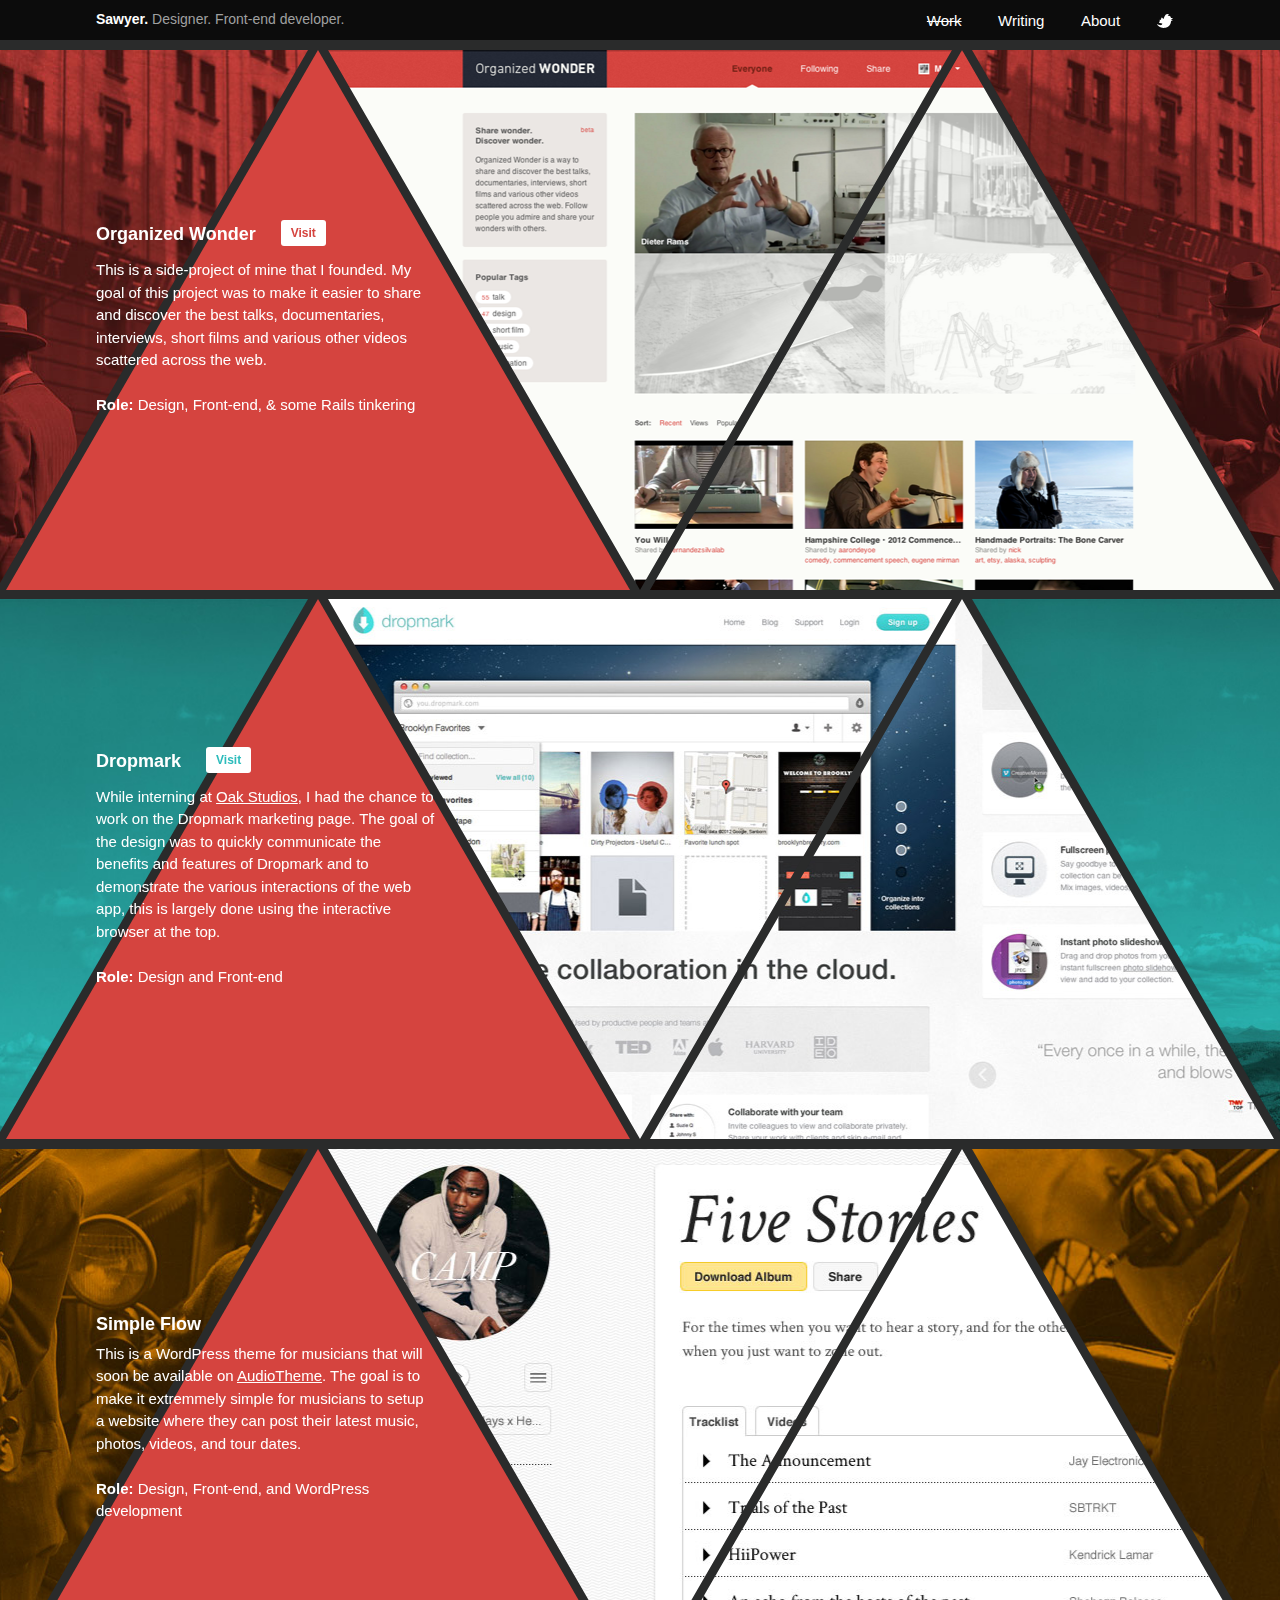
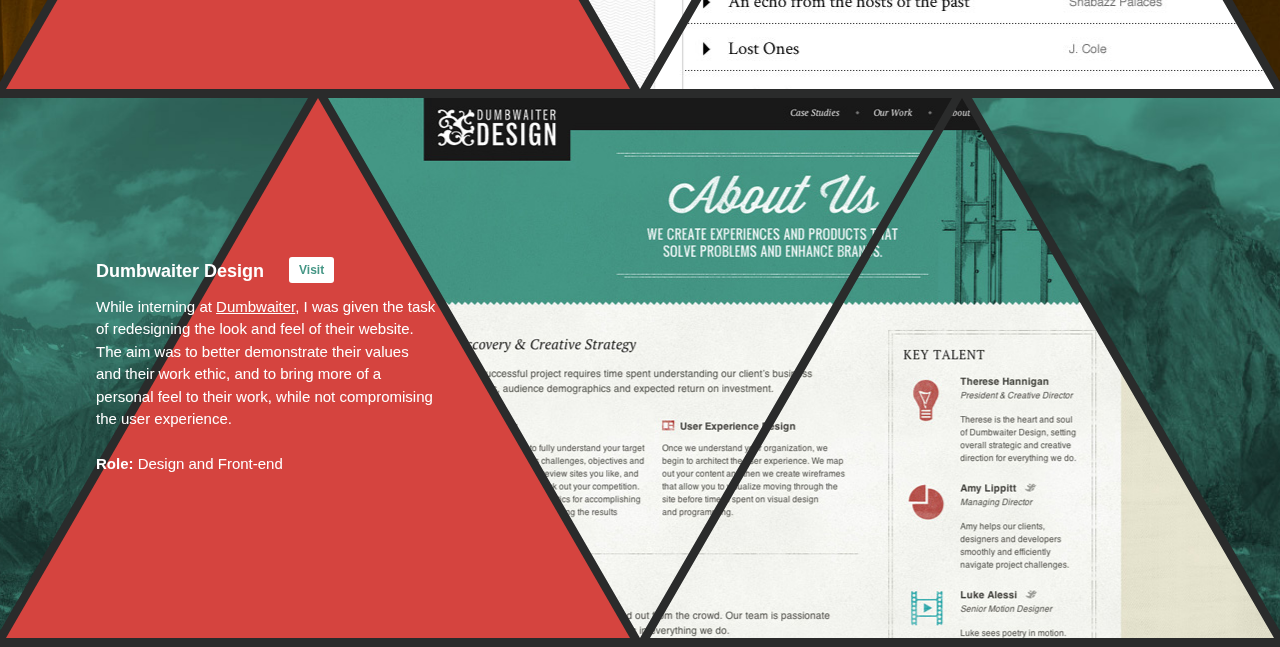
<file: writing/wp-content/themes/v2012-portfolio/home.html>
<!DOCTYPE html>
<html class="">
<head>
	<meta charset="UTF-8">
	<meta http-equiv="X-UA-Compatible" content="IE=edge,chrome=1">
    <meta name="viewport" content="width=device-width, initial-scale=1.0, maximum-scale=1.0" />
	<title>Portfolio 2012 SVG</title>
	<link rel="stylesheet" href="style.css" />

    <script type="text/javascript" src="js/modernizr.js"></script> 
    <script type="text/javascript" src="http://use.typekit.com/ggb1aqu.js"></script>
    <script type="text/javascript">try{Typekit.load();}catch(e){}</script>

    <script type="text/javascript">

      var _gaq = _gaq || [];
      _gaq.push(['_setAccount', 'UA-3634425-8']);
      _gaq.push(['_trackPageview']);

      (function() {
        var ga = document.createElement('script'); ga.type = 'text/javascript'; ga.async = true;
        ga.src = ('https:' == document.location.protocol ? 'https://ssl' : 'http://www') + '.google-analytics.com/ga.js';
        var s = document.getElementsByTagName('script')[0]; s.parentNode.insertBefore(ga, s);
      })();

    </script>
</head>
<body class="main-home">
	
    <header class="primary">
        <div class="wrap">
            <h1><a href="#">Sawyer. <span>Designer. Front-end developer.</span></a></h1>
            <nav>
                <ul>
                    <li class="current-menu-item"><a href="home.html">Work</a></li>
                    <li><a href="/blog">Writing</a></li>
                    <li><a href="about.html">About</a></li>
                    <li class="twitter"><a href="http://twitter.com/sawyerh" target="_blank"><img src="images/twitter.png" alt="Twitter" width="16" /></a></li>
                </ul>
            </nav>
        </div>
    </header>

    <section id="work">
        <article class="row" id="ow-row">
            <div class="content">
                <div class="no-svg image-fallback" style="background-image: url(images/ow.png)"></div><!-- #image-fallback -->

                <div class="info">
                    <h1>Organized Wonder <a href="http://www.organizedwonder.com" target="_blank">Visit</a></h1>
                    <p>This is a side-project of mine that I founded. My goal of this project was to make it easier to share and discover the best talks, documentaries, interviews, short films and various other videos scattered across the web.</p>

                    <p><strong>Role:</strong> Design, Front-end, & some Rails tinkering</p>
                </div>
            </div>
            <div class="svg-image">
            <svg class="svg-row" width="100%" height="540px" viewBox="0 0 1248 540" xmlns="http://www.w3.org/2000/svg" xmlns:xlink="http://www.w3.org/1999/xlink" version="1.1">
               <def>
                   <polygon points="624,0 312,540 0,0" id="down" />
                   <polygon points="0,540 312,0 624,540" id="up" />
               </def>
               
               <!-- Place clipPath in group so it works in Safari. Placing in 'def' doesn't work across all browsers -->
               <g>
                   <clipPath id="image">
                        <use xlink:href="#down" />
                        <use xlink:href="#up" x="322" />
                    </clipPath>

                    <clipPath id="downMask">
                        <use xlink:href="#down" />
                    </clipPath>

                    <clipPath id="upMask">
                        <use xlink:href="#up" />
                    </clipPath>
               </g>
               
               <!-- Translate (half of rx) to position the center piece in the center -->
               <g transform="translate(312, 0)">

                    <!-- Pointing down -->
                    <image transform="translate(644,0)" clip-path="url(#downMask)" height="100%" width="50%" xlink:href="images/ow-bg.jpg" preserveAspectRatio='xMaxYMax slice' />
                    <image transform="translate(-644,0)" clip-path="url(#downMask)" height="100%" width="76%" xlink:href="images/ow-bg.jpg" preserveAspectRatio='xMidYMin slice' />

                    <!-- Pointing up -->
                    <image transform="translate(966,0)" clip-path="url(#upMask)" height="100%" width="76%" xlink:href="images/ow-bg.jpg" preserveAspectRatio='xMidYMin slice' />
                    <image transform="translate(-966,0)" clip-path="url(#upMask)" height="100%" width="76%" xlink:href="images/ow-bg.jpg" preserveAspectRatio='xMidYMin slice' />

                    <!-- Info block, pointing up -->
                    <use xlink:href="#up" transform="translate(-322,0)" /> <!-- left -->

                    <!-- Center, pointing down -->
                    <image clip-path="url(#image)" height="100%" width="76%" xlink:href="images/ow.png" preserveAspectRatio='xMidYMin slice' />
               </g>
            </svg>
        </div><!-- #svg-image -->
        </article><!-- #row even -->

        <article class="row" id="dropmark-row">
            <div class="content">
                <div class="no-svg image-fallback" style="background-image: url(images/dropmark.jpg)"></div><!-- #image-fallback -->

                <div class="info">
                    <h1>Dropmark <a href="http://dropmark.com" target="_blank">Visit</a></h1>
                    <p>While interning at <a href="http://oak.is" target="_blank">Oak Studios</a>, I had the chance to work on the Dropmark marketing page.  The goal of the design was to quickly communicate the benefits and features of Dropmark and to demonstrate the various interactions of the web app, this is largely done using the interactive browser at the top.</p>

                    <p><strong>Role:</strong> Design and Front-end</p>
                </div>

            </div>
            <div class="svg-image">
            <svg class="svg-row" width="100%" height="540px" viewBox="0 0 1248 540" xmlns="http://www.w3.org/2000/svg" xmlns:xlink="http://www.w3.org/1999/xlink" version="1.1">
               
               <!-- Translate (half of rx) to position the center piece in the center -->
               <g transform="translate(312, 0)">

                    <!-- Pointing down -->
                    <image transform="translate(644,0)" clip-path="url(#downMask)" height="100%" width="50%" xlink:href="images/dropmark-bg.jpg" preserveAspectRatio='xMaxYMax slice' />
                    <image transform="translate(-644,0)" clip-path="url(#downMask)" height="100%" width="76%" xlink:href="images/dropmark-bg.jpg" preserveAspectRatio='xMidYMin slice' />

                    <!-- Pointing up -->
                    <image transform="translate(966,0)" clip-path="url(#upMask)" height="100%" width="76%" xlink:href="images/dropmark-bg.jpg" preserveAspectRatio='xMidYMin slice' />
                    <image transform="translate(-966,0)" clip-path="url(#upMask)" height="100%" width="76%" xlink:href="images/dropmark-bg.jpg" preserveAspectRatio='xMidYMin slice' />

                    <!-- Info block, pointing up -->
                    <use xlink:href="#up" transform="translate(-322,0)" /> <!-- left -->

                    <!-- Center, pointing down -->
                    <image clip-path="url(#image)" height="100%" width="76%" xlink:href="images/dropmark.jpg" preserveAspectRatio='xMidYMin slice' />
               </g>
            </svg>
            </div><!-- #svg-image -->  
        </article>

        <article class="row" id="audiotheme-row">
            <div class="content">
                <div class="no-svg image-fallback" style="background-image: url(images/audiotheme.jpg)"></div><!-- #image-fallback -->

                <div class="info">
                    <h1>Simple Flow</h1>
                    <p>This is a WordPress theme for musicians that will soon be available on <a href="http://audiotheme.com" target="_blank">AudioTheme</a>. The goal is to make it extremmely simple for musicians to setup a website where they can post their latest music, photos, videos, and tour dates.</p>

                    <p><strong>Role:</strong> Design, Front-end, and WordPress development</p>
                </div>

            </div>
            <div class="svg-image">
            <svg class="svg-row" width="100%" height="540px" viewBox="0 0 1248 540" xmlns="http://www.w3.org/2000/svg" xmlns:xlink="http://www.w3.org/1999/xlink" version="1.1">
               
               <!-- Translate (half of rx) to position the center piece in the center -->
               <g transform="translate(312, 0)">

                    <!-- Pointing down -->
                    <image transform="translate(644,0)" clip-path="url(#downMask)" height="100%" width="70%" xlink:href="images/audiotheme-bg.jpg" preserveAspectRatio='xMidYMax slice' />
                    <image transform="translate(-644,0)" clip-path="url(#downMask)" height="100%" width="50%" xlink:href="images/audiotheme-bg.jpg" preserveAspectRatio='xMidYMin slice' />

                    <!-- Pointing up -->
                    <image transform="translate(966,0)" clip-path="url(#upMask)" height="100%" width="50%" xlink:href="images/audiotheme-bg.jpg" preserveAspectRatio='xMidYMin slice' />
                    <image transform="translate(-966,0)" clip-path="url(#upMask)" height="100%" width="76%" xlink:href="images/audiotheme-bg.jpg" preserveAspectRatio='xMidYMin slice' />

                    <!-- Info block, pointing up -->
                    <use xlink:href="#up" transform="translate(-322,0)" /> <!-- left -->

                    <!-- Center, pointing down -->
                    <image clip-path="url(#image)" height="100%" width="76%" xlink:href="images/audiotheme.jpg" preserveAspectRatio='xMidYMin slice' />
               </g>
            </svg>
            </div><!-- #svg-image -->  
        </article><!-- #row even -->

        <article class="row" id="dwaiter-row">
            <div class="content">
                <div class="no-svg image-fallback" style="background-image: url(images/dwaiter.jpg)"></div><!-- #image-fallback -->

                <div class="info">
                    <h1>Dumbwaiter Design <a href="http://dwaiter.com" target="_blank">Visit</a></h1>
                    <p>While interning at <a href="http://dwaiter.com" target="_blank">Dumbwaiter</a>, I was given the task of redesigning the look and feel of their website. The aim was to better demonstrate their values and their work ethic, and to bring more of a personal feel to their work, while not compromising the user experience.</p>

                    <p><strong>Role:</strong> Design and Front-end</p>
                </div>
            </div>
            <div class="svg-image">
            <svg class="svg-row" width="100%" height="540px" viewBox="0 0 1248 540" xmlns="http://www.w3.org/2000/svg" xmlns:xlink="http://www.w3.org/1999/xlink" version="1.1">
               
               <!-- Translate (half of rx) to position the center piece in the center -->
               <g transform="translate(312, 0)">

                    <!-- Pointing down -->
                    <image transform="translate(644,0)" clip-path="url(#downMask)" height="100%" width="70%" xlink:href="images/dwaiter-bg.jpg" preserveAspectRatio='xMidYMax slice' />
                    <image transform="translate(-644,0)" clip-path="url(#downMask)" height="100%" width="50%" xlink:href="images/dwaiter-bg.jpg" preserveAspectRatio='xMidYMin slice' />

                    <!-- Pointing up -->
                    <image transform="translate(966,0)" clip-path="url(#upMask)" height="100%" width="50%" xlink:href="images/dwaiter-bg.jpg" preserveAspectRatio='xMidYMin slice' />
                    <image transform="translate(-966,0)" clip-path="url(#upMask)" height="100%" width="76%" xlink:href="images/dwaiter-bg.jpg" preserveAspectRatio='xMidYMin slice' />

                    <!-- Info block, pointing up -->
                    <use xlink:href="#up" transform="translate(-322,0)" /> <!-- left -->

                    <!-- Center, pointing down -->
                    <image clip-path="url(#image)" height="100%" width="76%" xlink:href="images/dwaiter.jpg" preserveAspectRatio='xMidYMin slice' />
               </g>
            </svg>
            </div><!-- #svg-image -->  
        </article><!-- #row odd -->
	</section><!-- #work -->
	<script src="https://ajax.googleapis.com/ajax/libs/jquery/1.7.1/jquery.min.js" type="text/javascript"></script>
    <script src="js/plugins.js"></script>
    <script src="js/script-ck.js"></script>
</body>
</html>
</file>
<file: writing/wp-content/themes/v2012-portfolio/style.css>
@import url(fonts/stylesheet.css);/*
	Template Name: 2012 Portfolio 
*/html,body,body div,span,object,iframe,h1,h2,h3,h4,h5,h6,p,blockquote,pre,abbr,address,cite,code,del,dfn,em,img,ins,kbd,q,samp,small,strong,sub,sup,var,b,i,dl,dt,dd,ol,ul,li,fieldset,form,label,legend,table,caption,tbody,tfoot,thead,tr,th,td,article,aside,figure,footer,header,hgroup,menu,nav,section,time,mark,audio,video{margin:0;padding:0;border:0;outline:0;font-size:100%;vertical-align:baseline;background:transparent}article,aside,figure,footer,header,hgroup,nav,section{display:block}img,object,embed{max-width:100%}html{overflow-y:scroll}blockquote,q{quotes:none}blockquote:before,blockquote:after,q:before,q:after{content:'';content:none}a{margin:0;padding:0;font-size:100%;vertical-align:baseline;background:transparent}abbr[title],dfn[title]{border-bottom:1px dotted #000;cursor:help}table{border-collapse:collapse;border-spacing:0}th{font-weight:bold;vertical-align:bottom}td{font-weight:normal;vertical-align:top}hr{display:block;height:1px;border:0;border-top:1px solid #ccc;margin:1em 0;padding:0}input,select{vertical-align:middle}pre{white-space:pre;white-space:pre-wrap;white-space:pre-line;word-wrap:break-word}input[type="radio"]{vertical-align:text-bottom}input[type="checkbox"]{vertical-align:bottom;*vertical-align:baseline}select,input,textarea{font:99% sans-serif}table{font-size:inherit;font:100%}a:hover,a:active{outline:none}small{font-size:85%}strong,th{font-weight:bold}td,td img{vertical-align:top}sub,sup{font-size:75%;line-height:0;position:relative}sup{top:-0.5em}sub{bottom:-0.25em}pre,code,kbd,samp{font-family:monospace, sans-serif}.clickable,label,input[type=button],input[type=submit],button{cursor:pointer}button,input,select,textarea{margin:0}button{width:auto;overflow:visible}.ie7 img{-ms-interpolation-mode:bicubic}.clearfix:before,.clearfix:after{content:"\0020";display:block;height:0;overflow:hidden}.clearfix:after{clear:both}.clearfix{zoom:1}ins{background-color:#fcd700;color:#000;text-decoration:none}mark{background-color:#fcd700;color:#000;font-style:italic;font-weight:bold}.clearfix{zoom:1}.clearfix:before,.clearfix:after{content:"";display:table}.clearfix:after{clear:both}*{-webkit-box-sizing:border-box;-moz-box-sizing:border-box;-ms-box-sizing:border-box;-o-box-sizing:border-box;box-sizing:border-box}body{margin:0;background:#2a2b2b;color:#fff;font-family:"freight-sans-pro",Helvetica,Arial,sans-serif;font-size:15px;text-rendering:optimizeLegibility}::-moz-selection{background:#000;color:#fff}::selection{background:#000;color:#fff}a{color:#fff}a:hover{background:#fff;color:#000;text-decoration:none}h1{font-size:18px;margin-bottom:1.5em}p{line-height:1.5;margin-bottom:1.5em}p:last-child{margin-bottom:0}blockquote{font-family:"freight-text-pro",Georgia,serif;font-size:24px;font-style:italic;text-align:center;margin:1.2em 20px;color:#9e9d9d}blockquote p{margin-left:0 !important}ul li{list-style:square}code,pre{font-size:12px;line-height:1.5;background:rgba(255,255,255,0.1);padding:3px}.gist-meta{font-size:11px !important}.wrap,.content{width:85%;max-width:1248px;margin:auto}header.primary{zoom:1;background:rgba(0,0,0,0.7);padding:0 0 7px;margin-bottom:0.801%;line-height:1}header.primary:before,header.primary:after{content:"";display:table}header.primary:after{clear:both}header.primary h1{float:left;margin-bottom:0;font-size:14px}header.primary h1 a{margin-left:0}header.primary h1 span{font-weight:normal;color:#a0a1a1}header.primary nav{float:right;width:23.638%}header.primary li{display:inline;list-style:none}header.primary li:first-child a{margin-left:0}header.primary li.current-menu-item a{text-decoration:line-through;pointer-events:none}header.primary li.twitter{position:relative;top:2px}header.primary a{text-decoration:none;display:inline-block;margin:0 0 2px 12.559%;padding:12px 0 3px}header.primary a:hover{border-bottom:2px solid #fff;margin-bottom:0;background:none;color:#fff}#work{-webkit-transform:translate3d(0, 0, 0);-moz-transform:translate3d(0, 0, 0);-ms-transform:translate3d(0, 0, 0);-o-transform:translate3d(0, 0, 0);transform:translate3d(0, 0, 0)}.info h1{margin-bottom:10px}.info h1 a{-webkit-background-clip:padding;-webkit-background-clip:padding-box;-webkit-border-radius:3px;-moz-background-clip:padding;-moz-background-clip:padding-box;-moz-border-radius:3px;border-radius:3px;background-clip:padding-box;background:#fff;text-decoration:none;font-size:12px;display:inline-block;padding:7px 10px;margin-left:20px;position:relative;top:-3px}.info h1 a:hover{background:#111}#ow-row h1 a{color:#d5443f}#ow-row use,#ow-row polygon{fill:#d5443f}#dropmark-row h1 a{color:#2dbcbc}#dropmark-row use,#dropmark-row polygon{fill:#2dbcbc}#audiotheme-row h1 a{color:#ca7700}#audiotheme-row use,#audiotheme-row polygon{fill:#ca7700}#dwaiter-row h1 a{color:#469786}#dwaiter-row use,#dwaiter-row polygon{fill:#469786}html.svgclippaths .row{min-width:720px;margin-bottom:0.721%;line-height:1;position:relative}html.svgclippaths .row:nth-child(evenx) .info{left:auto;right:0;top:40%}html.svgclippaths .row svg{vertical-align:bottom}html.svgclippaths .content{position:absolute;top:0;left:10%;bottom:0}html.svgclippaths .info{position:absolute;left:0;top:35%;width:31.25%}html.svgclippaths .image-fallback{display:none}html.no-svgclippaths .svg-image{display:none}html.no-svgclippaths .row{zoom:1;margin-bottom:40px;padding-bottom:40px;border-bottom:1px solid #404041}html.no-svgclippaths .row:before,html.no-svgclippaths .row:after{content:"";display:table}html.no-svgclippaths .row:after{clear:both}html.no-svgclippaths .row:first-of-type{margin-top:40px}html.no-svgclippaths .row:last-of-type{border-bottom:0 none}html.no-svgclippaths .info{float:left;width:40.064%}html.no-svgclippaths .info h1 a{color:#2a2b2b !important}html.no-svgclippaths .info h1 a:hover{color:#fff !important}html.no-svgclippaths .image-fallback{float:right;width:56.891%;padding-top:30%}.image-fallback{background-size:cover;background-repeat:no-repeat;background-position:center top;height:0}.entry{font-size:20px;color:#e3e3e3}.entry h1,.entry h2{font-family:"freight-text-pro",Georgia,serif;font-weight:normal;font-style:italic;color:#fff}.entry .title{font-size:30px;margin-bottom:20px}article.entry li{color:#ccc;margin-bottom:5px;font-size:18px}.post-content a{color:#fdb560;text-decoration:none}.post-content a:hover{background:#fdb560;color:#2a2b2b}.main{zoom:1;margin:50px auto}.main:before,.main:after{content:"";display:table}.main:after{clear:both}.posts{width:68.75%;float:left}.sidebar{width:23.638%;float:right}body.about .entry{width:68.75%;float:left}body.about .row{margin:0;min-width:720px}body.about .row h1{font-family:"freight-text-pro",Georgia,serif;font-weight:300;font-style:italic;font-size:100px}body.about .details{zoom:1;padding:30px 0 40px;margin:40px 0;border-top:1px solid #404041;font-size:15px}body.about .details:before,body.about .details:after{content:"";display:table}body.about .details:after{clear:both}body.about .details .half{float:left;width:50%}body.about .details .half:first-of-type{padding-right:25px}body.about .details .half:last-of-type{padding-left:25px}body.about .details h1{font-size:18px;font-weight:bold}body.about .details h1 a{text-decoration:none}body.about .details article{margin-bottom:25px;padding:0 20px 3px;border-left:2px solid #fff}body.about .details article:last-child{margin-bottom:0}body.about .details article.wander{border-color:#e4ddbc}body.about .details article.mozilla{border-color:#ff6000}body.about .details article.oak{border-color:#3abdc9}body.about .details article.dwaiter{border-color:#78ac13}body.about .details article.freelance{border-color:#e7293b}body.about .details article h1,body.about .details article h2{font-family:"freight-sans-pro",Helvetica,Arial,sans-serif;font-style:normal;margin-bottom:3px}body.about .details article h2{color:#9e9d9d}body.about .details article h2 em{color:#fff}body.about .details article h2 span{margin:0 4px}body.about .details article p:first-of-type{display:block;margin-top:20px}body.about .details .education{margin-top:30px}body.about .details .education article{padding-left:0;border-left:0 none}.skills{overflow:hidden}.skills li{white-space:nowrap;overflow:hidden;text-overflow:ellipsis;display:inline-block;list-style:none;background:#404141;padding:5px;width:49%;float:left;margin-bottom:2%}.skills li:nth-child(2n){margin-left:2%}.sidebar{font-size:14px;position:relative}.sidebar article{margin-bottom:40px}.sidebar h2{font-size:16px;margin-bottom:15px}.sidebar li{padding-bottom:10px;margin-bottom:10px;border-bottom:1px solid #404041;list-style:none;overflow:hidden}.sidebar li:last-child{margin-bottom:0;border-bottom:0 none}.sidebar li a{text-decoration:none;display:block}.sidebar .books{font-size:12px}.sidebar .books strong{white-space:nowrap;overflow:hidden;text-overflow:ellipsis;display:block;font-weight:normal;font-size:14px}.sidebar .books img{float:left;margin-right:10px}.sidebar .books a{color:#ccc}.sidebar .books a:hover{background:none;color:#fff}.mixtapes{zoom:1}.mixtapes:before,.mixtapes:after{content:"";display:table}.mixtapes:after{clear:both}.mixtapes a{text-decoration:none;display:inline-block;width:48%;float:left}.mixtapes a:first-of-type{margin-right:4%}.mixtapes a:hover{opacity:0.8;background:none}.posts h1{font-size:72px;margin-bottom:40px;line-height:1}.posts h1 a{text-decoration:none}.posts h2{font-size:36px;font-weight:300;margin-bottom:20px}.posts h3{font-size:24px;margin-bottom:1em}.posts time{font-size:12px;color:#9e9d9d;display:block;margin-bottom:10px}.posts h3,.posts p,.posts time,.posts ul,.posts ol,.posts .gist{margin-left:20px}.posts ul,.posts ol{margin-bottom:1.5em}.posts article{border-bottom:1px solid #404041;padding-bottom:50px;margin-bottom:40px}.posts article:last-of-type{border-bottom:none 0;margin-bottom:0}.posts article>p:last-child,.posts article>ul:last-child,.posts article>ol:last-child{margin-bottom:0}.note{display:block;padding:10px;background:rgba(255,255,255,0.1);font-size:14px}body.blog .sidebar h2{color:#ccc}body.blog .sidebar a{color:#9e9d9d}body.blog .sidebar a:hover{color:#fff;background:none}body.blog .sidebar .posts-widget .current{position:relative;overflow:visible}body.blog .sidebar .posts-widget .current a{color:#fff}body.blog .sidebar .posts-widget .current:after{left:-15px;border:solid transparent;content:" ";height:0;width:0;position:absolute;pointer-events:none;border-left-color:#9e9d9d;border-width:5px;top:50%;margin-top:-10px}.posts-widget{background:#2a2b2b}.sticky{position:relative}.sticky .posts-widget{position:fixed;top:20px}.feat-img{display:block;margin-bottom:30px}.feat-img:hover{background:none}.feat-img img{vertical-align:bottom;height:auto !important}.alignleft{float:left;margin:0 20px 20px 0}.alignright{float:right;margin:0 0 20px 20px}.aligncenter{display:block;margin:20px auto}.wp-caption-text{font-size:12px;color:#9e9d9d;margin-left:0 !important}.clearfix{zoom:1}.clearfix:before,.clearfix:after{content:"";display:table}.clearfix:after{clear:both}@media only screen and (max-width: 1095px){header.primary nav{font-size:13px;position:relative;top:-2px}header.primary nav a{margin-left:9.169%}header.primary nav .twitter{position:relative;top:2px}}@media only screen and (max-width: 1000px){.posts h1{font-size:54px}body.about .row h1{font-size:80px}}@media only screen and (max-width: 850px){header.primary nav{width:auto;font-size:14px}header.primary nav a{margin-left:30px}.posts h1{font-size:54px}body.about .row h1{font-size:80px}body.about .details{border-bottom:1px solid #404041;padding-bottom:0}body.about .details .half{float:none;width:100%;padding:0 !important;margin-bottom:40px}body.about .details article{padding-right:0}body.about .entry,.posts,.sidebar{width:100%;float:none}.posts-widget{display:none}html.no-svgclippaths .info,html.no-svgclippaths .image-fallback{width:100%;float:none}html.no-svgclippaths .image-fallback{margin-bottom:20px;padding-top:60%}html.svgclippaths .info{font-size:12px;font-family:Helvetica}html.svgclippaths .info h1:not(.big){font-size:13px;margin-bottom:5px}html.svgclippaths .info h1:not(.big) a{margin-left:5px;font-size:11px;padding:5px}html.svgclippaths .info p{text-shadow:0 0 15px rgba(0,0,0,0.7)}}@media only screen and (max-width: 580px){header.primary{text-align:center}header.primary .wrap,header.primary .content{width:100%}header.primary nav,header.primary h1{float:none;width:100%}header.primary h1{font-size:18px;padding-bottom:10px;margin-bottom:10px;border-bottom:1px solid #404041}header.primary nav a{padding-top:0}html.svgclippaths .row{min-width:0;margin-bottom:40px;padding-bottom:40px;border-bottom:1px solid #404041}html.svgclippaths .row:first-of-type{margin-top:40px}html.svgclippaths .row:last-of-type{border-bottom:0 none}html.svgclippaths svg{display:none}html.svgclippaths .image-fallback{padding-top:60%;display:block;margin-bottom:20px}html.svgclippaths .content,html.svgclippaths .info{position:static}html.svgclippaths .info{width:100%;font-size:18px;font-family:"freight-sans-pro",Helvetica,Arial,sans-serif}html.svgclippaths .info h1:not(.big){font-size:24px;margin-bottom:10px}html.svgclippaths .info h1:not(.big) a{font-size:14px;padding:8px;color:#2a2b2b !important}.posts h1{font-size:42px}.posts h3,.posts p,.posts time,.posts ul,.posts ol{margin-left:0}body.about .row{min-width:0;margin-bottom:0;padding-bottom:0}body.about .row h1{font-size:54px;margin:0}body.about .details article h2 span{display:block;height:0;text-indent:-9999px}}
</file>
<file: Front-end/fonts/stylesheet.css>
/* Generated by Font Squirrel (http://www.fontsquirrel.com) on May 26, 2012 */



@font-face {
    font-family: 'ProximaNova';
    src: url('proximanova-bold-webfont.eot');
    src: url('proximanova-bold-webfont.eot?#iefix') format('embedded-opentype'),
         url('proximanova-bold-webfont.woff') format('woff'),
         url('proximanova-bold-webfont.ttf') format('truetype'),
         url('proximanova-bold-webfont.svg#ProximaNova') format('svg');
    font-weight: bold;
    font-style: normal;

}




@font-face {
    font-family: 'ProximaNova';
    src: url('proximanova-regular-webfont.eot');
    src: url('proximanova-regular-webfont.eot?#iefix') format('embedded-opentype'),
         url('proximanova-regular-webfont.woff') format('woff'),
         url('proximanova-regular-webfont.ttf') format('truetype'),
         url('proximanova-regular-webfont.svg#ProximaNova') format('svg');
    font-weight: normal;
    font-style: normal;

}
</file>
<file: Front-end/style.css>
@import url(fonts/stylesheet.css);
/*
	HTML5 Reset :: style.css
	https://github.com/murtaugh/HTML5-Reset/blob/master/_/css/style.css
	----------------------------------------------------------
	We have learned much from/been inspired by/taken code where offered from:
	
	Eric Meyer					:: http://ericmeyer.com
	HTML5 Doctor				:: http://html5doctor.com
	and the HTML5 Boilerplate	:: http://html5boilerplate.com
	
-------------------------------------------------------------------------------*/
/* Let's default this puppy out
-------------------------------------------------------------------------------*/
html, body, body div, span, object, iframe, h1, h2, h3, h4, h5, h6, p, blockquote, pre, abbr, address, cite, code, del, dfn, em, img, ins, kbd, q, samp, small, strong, sub, sup, var, b, i, dl, dt, dd, ol, ul, li, fieldset, form, label, legend, table, caption, tbody, tfoot, thead, tr, th, td, article, aside, figure, footer, header, hgroup, menu, nav, section, time, mark, audio, video {
  margin: 0;
  padding: 0;
  border: 0;
  outline: 0;
  font-size: 100%;
  vertical-align: baseline;
  background: transparent; }

article, aside, figure, footer, header, hgroup, nav, section {
  display: block; }

img,
object,
embed {
  max-width: 100%; }

/* force a vertical scrollbar to prevent a jumpy page */
html {
  overflow-y: scroll; }

blockquote, q {
  quotes: none; }

blockquote:before,
blockquote:after,
q:before,
q:after {
  content: '';
  content: none; }

a {
  margin: 0;
  padding: 0;
  font-size: 100%;
  vertical-align: baseline;
  background: transparent; }

abbr[title], dfn[title] {
  border-bottom: 1px dotted #000;
  cursor: help; }

/* tables still need cellspacing="0" in the markup */
table {
  border-collapse: collapse;
  border-spacing: 0; }

th {
  font-weight: bold;
  vertical-align: bottom; }

td {
  font-weight: normal;
  vertical-align: top; }

hr {
  display: block;
  height: 1px;
  border: 0;
  border-top: 1px solid #ccc;
  margin: 1em 0;
  padding: 0; }

input, select {
  vertical-align: middle; }

pre {
  white-space: pre;
  /* CSS2 */
  white-space: pre-wrap;
  /* CSS 2.1 */
  white-space: pre-line;
  /* CSS 3 (and 2.1 as well, actually) */
  word-wrap: break-word;
  /* IE */ }

input[type="radio"] {
  vertical-align: text-bottom; }

input[type="checkbox"] {
  vertical-align: bottom;
  *vertical-align: baseline; }

select, input, textarea {
  font: 99% sans-serif; }

table {
  font-size: inherit;
  font: 100%; }

/* Accessible focus treatment
	people.opera.com/patrickl/experiments/keyboard/test */
a:hover, a:active {
  outline: none; }

small {
  font-size: 85%; }

strong, th {
  font-weight: bold; }

td, td img {
  vertical-align: top; }

/* Make sure sup and sub don't screw with your line-heights
	gist.github.com/413930 */
sub, sup {
  font-size: 75%;
  line-height: 0;
  position: relative; }

sup {
  top: -0.5em; }

sub {
  bottom: -0.25em; }

/* standardize any monospaced elements */
pre, code, kbd, samp {
  font-family: monospace, sans-serif; }

/* hand cursor on clickable elements */
.clickable,
label,
input[type=button],
input[type=submit],
button {
  cursor: pointer; }

/* Webkit browsers add a 2px margin outside the chrome of form elements */
button, input, select, textarea {
  margin: 0; }

/* make buttons play nice in IE */
button {
  width: auto;
  overflow: visible; }

/* scale images in IE7 more attractively */
.ie7 img {
  -ms-interpolation-mode: bicubic; }

/* let's clear some floats */
.clearfix:before, .clearfix:after {
  content: "\0020";
  display: block;
  height: 0;
  overflow: hidden; }

.clearfix:after {
  clear: both; }

.clearfix {
  zoom: 1; }

/* Ok, this is where the fun starts.
-------------------------------------------------------------------------------*/
ins {
  background-color: #fcd700;
  color: #000;
  text-decoration: none; }

mark {
  background-color: #fcd700;
  color: #000;
  font-style: italic;
  font-weight: bold; }

/*	Mixins
 ********************************/
.clearfix {
  zoom: 1; }
  .clearfix:before, .clearfix:after {
    content: "";
    display: table; }
  .clearfix:after {
    clear: both; }

* {
  -webkit-box-sizing: border-box;
  -moz-box-sizing: border-box;
  -ms-box-sizing: border-box;
  -o-box-sizing: border-box;
  box-sizing: border-box; }

body {
  margin: 0;
  background: #2a2b2b;
  color: #fff;
  font-family: "freight-sans-pro", Helvetica, Arial, sans-serif;
  font-size: 15px;
  text-rendering: optimizeLegibility; }

::-moz-selection {
  background: #000;
  color: #fff; }

::selection {
  background: #000;
  color: #fff; }

a {
  color: #fff; }
  a:hover {
    background: #fff;
    color: #000;
    text-decoration: none; }

h1 {
  font-size: 18px;
  margin-bottom: 1.5em; }

p {
  line-height: 1.5;
  margin-bottom: 1.5em; }
  p:last-child {
    margin-bottom: 0; }

.wrap, .content {
  width: 85%;
  max-width: 1248px;
  margin: auto; }

header.primary {
  zoom: 1;
  background: rgba(0, 0, 0, 0.7);
  padding: 0 0 7px;
  margin-bottom: 0.801%;
  line-height: 1; }
  header.primary:before, header.primary:after {
    content: "";
    display: table; }
  header.primary:after {
    clear: both; }
  header.primary h1 {
    float: left;
    margin-bottom: 0;
    font-size: 14px; }
    header.primary h1 a {
      margin-left: 0; }
    header.primary h1 span {
      font-weight: normal;
      color: #a0a1a1; }
  header.primary nav {
    float: right;
    width: 23.638%; }
  header.primary li {
    display: inline;
    list-style: none; }
    header.primary li:first-child a {
      margin-left: 0; }
    header.primary li.current-menu-item a {
      text-decoration: line-through;
      pointer-events: none; }
  header.primary a {
    text-decoration: none;
    display: inline-block;
    margin: 0 0 2px 12.559%;
    padding: 12px 0 3px; }
    header.primary a:hover {
      border-bottom: 2px solid #fff;
      margin-bottom: 0;
      background: none;
      color: #fff; }

#work {
  -webkit-transform: translate3d(0, 0, 0);
  -moz-transform: translate3d(0, 0, 0);
  -ms-transform: translate3d(0, 0, 0);
  -o-transform: translate3d(0, 0, 0);
  transform: translate3d(0, 0, 0); }

.info h1 {
  margin-bottom: 10px; }
  .info h1 a {
    -webkit-background-clip: padding;
    -webkit-background-clip: padding-box;
    -webkit-border-radius: 3px;
    -moz-background-clip: padding;
    -moz-background-clip: padding-box;
    -moz-border-radius: 3px;
    border-radius: 3px;
    background-clip: padding-box;
    background: #fff;
    text-decoration: none;
    font-size: 12px;
    display: inline-block;
    padding: 7px 10px;
    margin-left: 20px;
    position: relative;
    top: -3px; }
    .info h1 a:hover {
      background: #111; }

#ow-row h1 a {
  color: #d5443f; }
#ow-row use {
  fill: #d5443f; }

#dropmark-row h1 a {
  color: #2dbcbc; }
#dropmark-row use {
  fill: #2dbcbc; }

#audiotheme-row h1 a {
  color: #ca7700; }
#audiotheme-row use {
  fill: #ca7700; }

#dwaiter-row h1 a {
  color: #469786; }
#dwaiter-row use {
  fill: #469786; }

html.svgclippaths .row {
  min-width: 720px;
  margin-bottom: 0.721%;
  line-height: 1;
  position: relative; }
  html.svgclippaths .row:nth-child(evenx) .info {
    left: auto;
    right: 0;
    top: 40%; }
  html.svgclippaths .row svg {
    vertical-align: bottom; }
html.svgclippaths .content {
  position: absolute;
  top: 0;
  left: 10%;
  bottom: 0; }
html.svgclippaths .info {
  position: absolute;
  left: 0;
  top: 35%;
  width: 31.25%; }
html.svgclippaths .image-fallback {
  display: none; }

html.no-svgclippaths .svg-image {
  display: none; }
html.no-svgclippaths .row {
  zoom: 1;
  margin-bottom: 40px;
  padding-bottom: 40px;
  border-bottom: 1px solid #404041; }
  html.no-svgclippaths .row:before, html.no-svgclippaths .row:after {
    content: "";
    display: table; }
  html.no-svgclippaths .row:after {
    clear: both; }
  html.no-svgclippaths .row:first-of-type {
    margin-top: 40px; }
  html.no-svgclippaths .row:last-of-type {
    border-bottom: 0 none; }
html.no-svgclippaths .info {
  float: left;
  width: 40.064%; }
  html.no-svgclippaths .info h1 a {
    color: #2a2b2b !important; }
    html.no-svgclippaths .info h1 a:hover {
      color: #fff !important; }
html.no-svgclippaths .image-fallback {
  float: right;
  width: 56.891%;
  padding-top: 30%; }

.image-fallback {
  background-size: cover;
  background-repeat: no-repeat;
  background-position: center top;
  height: 0; }

.entry {
  font-size: 20px;
  color: #e3e3e3; }
  .entry h1, .entry h2 {
    font-family: "freight-text-pro", Georgia, serif;
    font-weight: normal;
    font-style: italic;
    color: #fff; }
  .entry .title {
    font-size: 30px;
    margin-bottom: 20px; }

.main {
  zoom: 1;
  margin: 50px auto; }
  .main:before, .main:after {
    content: "";
    display: table; }
  .main:after {
    clear: both; }

.posts {
  width: 68.75%;
  float: left; }

.sidebar {
  width: 23.638%;
  float: right; }

body.about .entry {
  width: 68.75%;
  float: left; }
body.about .row {
  margin: 0;
  min-width: 720px; }
  body.about .row h1 {
    font-family: "freight-text-pro", Georgia, serif;
    font-weight: 300;
    font-style: italic;
    font-size: 100px; }
body.about .details {
  zoom: 1;
  padding: 30px 0 40px;
  margin: 40px 0;
  border-top: 1px solid #404041;
  font-size: 15px; }
  body.about .details:before, body.about .details:after {
    content: "";
    display: table; }
  body.about .details:after {
    clear: both; }
  body.about .details .half {
    float: left;
    width: 50%; }
    body.about .details .half:first-of-type {
      padding-right: 25px; }
    body.about .details .half:last-of-type {
      padding-left: 25px; }
  body.about .details h1 {
    font-size: 18px;
    font-weight: bold; }
    body.about .details h1 a {
      text-decoration: none; }
  body.about .details article {
    margin-bottom: 25px;
    padding: 0 20px 3px;
    border-left: 2px solid #fff; }
    body.about .details article:last-child {
      margin-bottom: 0; }
    body.about .details article.mozilla {
      border-color: #ff6000; }
    body.about .details article.oak {
      border-color: #3abdc9; }
    body.about .details article.dwaiter {
      border-color: #78ac13; }
    body.about .details article h1, body.about .details article h2 {
      font-family: "freight-sans-pro", Helvetica, Arial, sans-serif;
      font-style: normal;
      margin-bottom: 3px; }
    body.about .details article h2 {
      color: #9e9d9d; }
      body.about .details article h2 em {
        color: #fff; }
      body.about .details article h2 span {
        margin: 0 4px; }
    body.about .details article p:first-of-type {
      display: block;
      margin-top: 20px; }
  body.about .details .education {
    margin-top: 30px; }
    body.about .details .education article {
      padding-left: 0;
      border-left: 0 none; }

.skills {
  overflow: hidden; }
  .skills li {
    white-space: nowrap;
    overflow: hidden;
    text-overflow: ellipsis;
    display: inline-block;
    list-style: none;
    background: #404141;
    padding: 5px;
    width: 49%;
    float: left;
    margin-bottom: 2%; }
    .skills li:nth-child(2n) {
      margin-left: 2%; }

.sidebar {
  font-size: 14px;
  position: relative; }
  .sidebar article {
    margin-bottom: 40px; }
  .sidebar h2 {
    font-size: 16px;
    margin-bottom: 15px; }
  .sidebar li {
    padding-bottom: 10px;
    margin-bottom: 10px;
    border-bottom: 1px solid #404041;
    list-style: none;
    overflow: hidden; }
    .sidebar li:last-child {
      margin-bottom: 0;
      border-bottom: 0 none; }
    .sidebar li a {
      text-decoration: none;
      display: block; }
  .sidebar .books {
    font-size: 12px; }
    .sidebar .books strong {
      white-space: nowrap;
      overflow: hidden;
      text-overflow: ellipsis;
      display: block;
      font-weight: normal;
      font-size: 14px; }
    .sidebar .books img {
      float: left;
      margin-right: 10px; }
    .sidebar .books a {
      color: #ccc; }
      .sidebar .books a:hover {
        background: none;
        color: #fff; }

.mixtapes a {
  text-decoration: none;
  display: inline-block;
  width: 48%;
  float: left; }
  .mixtapes a:first-of-type {
    margin-right: 4%; }
  .mixtapes a:hover {
    opacity: 0.8;
    background: none; }

.posts h1 {
  font-size: 72px;
  margin-bottom: 40px;
  line-height: 1; }
  .posts h1 a {
    text-decoration: none; }
.posts h2 {
  font-size: 36px;
  font-weight: 300;
  margin-bottom: 20px; }
.posts h3 {
  font-size: 24px;
  margin-bottom: 1em; }
.posts time {
  font-size: 12px;
  color: #9e9d9d;
  display: block;
  margin-bottom: 10px; }
.posts h3, .posts p, .posts time, .posts ul, .posts ol {
  margin-left: 20px; }
.posts ul, .posts ol {
  margin-bottom: 1.5em; }
.posts article {
  border-bottom: 1px solid #404041;
  padding-bottom: 50px;
  margin-bottom: 40px; }
  .posts article:last-of-type {
    border-bottom: none 0;
    margin-bottom: 0; }
  .posts article > p:last-child, .posts article > ul:last-child, .posts article > ol:last-child {
    margin-bottom: 0; }

.note {
  display: block;
  padding: 10px;
  background: rgba(255, 255, 255, 0.1);
  font-size: 14px; }

body.blog .sidebar h2 {
  color: #ccc; }
body.blog .sidebar a {
  color: #9e9d9d; }
  body.blog .sidebar a:hover {
    color: #fff;
    background: none; }
body.blog .sidebar .posts-widget .current {
  position: relative;
  overflow: visible; }
  body.blog .sidebar .posts-widget .current a {
    color: #fff; }
  body.blog .sidebar .posts-widget .current:after {
    left: -15px;
    border: solid transparent;
    content: " ";
    height: 0;
    width: 0;
    position: absolute;
    pointer-events: none;
    border-left-color: #9e9d9d;
    border-width: 5px;
    top: 50%;
    margin-top: -10px; }

.posts-widget {
  background: #2a2b2b; }

.sticky {
  position: relative; }
  .sticky .posts-widget {
    position: fixed;
    top: 20px; }

.feat-img {
  display: block;
  margin-bottom: 30px; }
  .feat-img:hover {
    background: none; }
  .feat-img img {
    vertical-align: bottom; }

/*	Mixins
 ********************************/
.clearfix {
  zoom: 1; }
  .clearfix:before, .clearfix:after {
    content: "";
    display: table; }
  .clearfix:after {
    clear: both; }

@media only screen and (max-width: 1095px) {
  header.primary nav {
    font-size: 13px;
    position: relative;
    top: -2px; }
    header.primary nav a {
      margin-left: 9.169%; }
    header.primary nav .twitter {
      position: relative;
      top: 2px; } }
@media only screen and (max-width: 1000px) {
  .posts h1 {
    font-size: 54px; }

  body.about .row h1 {
    font-size: 80px; } }
@media only screen and (max-width: 850px) {
  header.primary nav {
    width: auto;
    font-size: 14px; }
    header.primary nav a {
      margin-left: 30px; }

  .posts h1 {
    font-size: 54px; }

  body.about .row h1 {
    font-size: 80px; }
  body.about .details {
    border-bottom: 1px solid #404041;
    padding-bottom: 0; }
    body.about .details .half {
      float: none;
      width: 100%;
      padding: 0 !important;
      margin-bottom: 40px; }
    body.about .details article {
      padding-right: 0; }

  body.about .entry, .posts, .sidebar {
    width: 100%;
    float: none; }

  .posts-widget {
    display: none; }

  html.no-svgclippaths .info, html.no-svgclippaths .image-fallback {
    width: 100%;
    float: none; }
  html.no-svgclippaths .image-fallback {
    margin-bottom: 20px;
    padding-top: 60%; }

  html.svgclippaths .info {
    font-size: 12px;
    font-family: Helvetica; }
    html.svgclippaths .info h1:not(.big) {
      font-size: 13px;
      margin-bottom: 5px; }
      html.svgclippaths .info h1:not(.big) a {
        margin-left: 5px;
        font-size: 11px;
        padding: 5px; }
    html.svgclippaths .info p {
      text-shadow: 0 0 15px rgba(0, 0, 0, 0.7); } }
@media only screen and (max-width: 580px) {
  header.primary {
    text-align: center; }
    header.primary .wrap, header.primary .content {
      width: 100%; }
    header.primary nav, header.primary h1 {
      float: none;
      width: 100%; }
    header.primary h1 {
      font-size: 18px;
      padding-bottom: 10px;
      margin-bottom: 10px;
      border-bottom: 1px solid #404041; }
    header.primary nav a {
      padding-top: 0; }

  html.svgclippaths .row {
    min-width: 0;
    margin-bottom: 40px;
    padding-bottom: 40px;
    border-bottom: 1px solid #404041; }
    html.svgclippaths .row:first-of-type {
      margin-top: 40px; }
    html.svgclippaths .row:last-of-type {
      border-bottom: 0 none; }
  html.svgclippaths svg {
    display: none; }
  html.svgclippaths .image-fallback {
    padding-top: 60%;
    display: block;
    margin-bottom: 20px; }
  html.svgclippaths .content, html.svgclippaths .info {
    position: static; }
  html.svgclippaths .info {
    width: 100%;
    font-size: 18px;
    font-family: "freight-sans-pro", Helvetica, Arial, sans-serif; }
    html.svgclippaths .info h1:not(.big) {
      font-size: 24px;
      margin-bottom: 10px; }
      html.svgclippaths .info h1:not(.big) a {
        font-size: 14px;
        padding: 8px;
        color: #2a2b2b !important; }

  .posts h1 {
    font-size: 42px; }
  .posts h3, .posts p, .posts time, .posts ul, .posts ol {
    margin-left: 0; }

  body.about .row {
    min-width: 0;
    margin-bottom: 0;
    padding-bottom: 0; }
    body.about .row h1 {
      font-size: 54px;
      margin: 0; }
  body.about .details article h2 span {
    display: block;
    height: 0;
    text-indent: -9999px; } }
</file>
<file: Front-end/fonts/specimen_files/specimen_stylesheet.css>
@import url('grid_12-825-55-15.css');

/*  
	CSS Reset by Eric Meyer - Released under Public Domain
    http://meyerweb.com/eric/tools/css/reset/
*/
html, body, div, span, applet, object, iframe,
h1, h2, h3, h4, h5, h6, p, blockquote, pre,
a, abbr, acronym, address, big, cite, code,
del, dfn, em, font, img, ins, kbd, q, s, samp,
small, strike, strong, sub, sup, tt, var,
b, u, i, center, dl, dt, dd, ol, ul, li,
fieldset, form, label, legend, table, 
caption, tbody, tfoot, thead, tr, th, td 
                  {margin: 0;padding: 0;border: 0;outline: 0;
                  font-size: 100%;vertical-align: baseline;
                  background: transparent;}
body              {line-height: 1;}
ol, ul            {list-style: none;}
blockquote, q     {quotes: none;}
blockquote:before, blockquote:after,
q:before, q:after {content: '';	content: none;}
:focus            {outline: 0;}
ins               {text-decoration: none;}
del               {text-decoration: line-through;}
table             {border-collapse: collapse;border-spacing: 0;}




body {
	color: #000;
	background-color: #dcdcdc;
}

a {
	text-decoration: none;
	color: #1883ba;
}

h1{
	font-size: 32px;
	font-weight: normal;
	font-style: normal;
	margin-bottom: 18px;
}

h2{
	font-size: 18px;
}

#container {
	width: 865px;
	margin: 0px auto;
}


#header {
	padding: 20px;
	font-size: 36px;
	background-color: #000;
	color: #fff;
}

#header span {
	color: #666;
}
#main_content {
	background-color: #fff;
	padding: 60px 20px 20px;
}


#footer p {
	margin: 0;
	padding-top: 10px;
	padding-bottom: 50px;
	color: #333;
	font: 10px Arial, sans-serif;
}

.tabs {
	width: 100%;
	height: 31px;
	background-color: #444;
}
.tabs li {
	float:  left;
	margin: 0;
	overflow: hidden;
	background-color: #444;
}
.tabs li a {
	display: block;
	color: #fff;
	text-decoration: none;
	font: bold 11px/11px 'Arial';
	text-transform: uppercase;
	padding: 10px 15px;
	border-right: 1px solid #fff;
}

.tabs li a:hover {
		background-color: #00b3ff;

}

.tabs li.active a {
	color:  #000;
	background-color: #fff;
}



div.huge {
	
	font-size: 300px;
	line-height: 1em;
	padding: 0;
	letter-spacing: -.02em;
	overflow: hidden;
}
div.glyph_range {
	font-size: 72px;
	line-height: 1.1em;
}

.size10{ font-size: 10px; }
.size11{ font-size: 11px; }
.size12{ font-size: 12px; }
.size13{ font-size: 13px; }
.size14{ font-size: 14px; }
.size16{ font-size: 16px; }
.size18{ font-size: 18px; }
.size20{ font-size: 20px; }
.size24{ font-size: 24px; }
.size30{ font-size: 30px; }
.size36{ font-size: 36px; }
.size48{ font-size: 48px; }
.size60{ font-size: 60px; }
.size72{ font-size: 72px; }
.size90{ font-size: 90px; }


.psample_row1 {	height: 120px;}
.psample_row1 {	height: 120px;}
.psample_row2 {	height: 160px;}
.psample_row3 {	height: 160px;}
.psample_row4 {	height: 160px;}

.psample {
	overflow: hidden;
	position: relative;
}
.psample p {
	line-height: 1.3em;
	display: block;
	overflow: hidden;
	margin: 0;
}

.psample span {
	margin-right: .5em;
}

.white_blend {
	width: 100%;
	height: 61px;
	background-image: url([data-uri]);
	position: absolute;
	bottom: 0;
}
.black_blend {
	width: 100%;
	height: 61px;
	background-image: url([data-uri]);
	position: absolute;
	bottom: 0;
}
.fullreverse {
	background:  #000 !important;
	color:  #fff !important;
	margin-left: -20px;
	padding-left: 20px;
	margin-right: -20px;
	padding-right: 20px;
	padding: 20px;
	margin-bottom:0;
}


.sample_table td {
	padding-top: 3px;
	padding-bottom:5px;
	padding-left: 5px;
	vertical-align: middle;
	line-height: 1.2em;
}

.sample_table td:first-child {
	background-color: #eee;
	text-align: right;
	padding-right: 5px;
	padding-left: 0;
	padding: 5px;
	font: 11px/12px "Courier New", Courier, mono;
}

code {
	white-space: pre;
	background-color: #eee;
	display: block;
	padding: 10px;
	margin-bottom: 18px;
	overflow: auto;
}


.bottom,.last 	{margin-bottom:0 !important; padding-bottom:0 !important;}

.box  { 
  padding: 18px; 
  margin-bottom: 18px; 
  background: #eee; 
}

.reverse,.reversed { background:  #000 !important;color:  #fff !important; border: none !important;}

#bodycomparison {
	position: relative;
	overflow: hidden;
	font-size: 72px;
	height: 90px;
	white-space: nowrap;
}

#bodycomparison div{
	font-size: 72px;
	line-height: 90px;
	display: inline;
	margin: 0 15px 0 0;
	padding: 0;
}

#bodycomparison div span{
	font: 10px Arial;
	position: absolute;
	left: 0;
}
#xheight {
	float: none;
	position: absolute;
	color: #d9f3ff;
	font-size: 72px;
	line-height: 90px;
}

.fontbody {
 position: relative;
}
.arialbody{
	font-family: Arial;
	position: relative;
}
.verdanabody{
	font-family: Verdana;
	position: relative;
}
.georgiabody{
	font-family: Georgia;
	position: relative;
}

/* @group Layout page
 */

#layout h1 {
	font-size: 36px;
	line-height: 42px;
	font-weight: normal;
	font-style: normal;
}

#layout h2 {
	font-size: 24px;
	line-height: 23px;
	font-weight: normal;
	font-style: normal;
}

#layout h3 {
	font-size: 22px;
	line-height: 1.4em;
	margin-top: 1em;
	font-weight: normal;
	font-style: normal;
}


#layout p.byline {
	font-size: 12px;
	margin-top: 18px;
	line-height: 12px;
	margin-bottom: 0;
}
#layout p {
	font-size: 14px;
	line-height: 21px;
	margin-bottom: .5em;
}

#layout p.large{
	font-size: 18px;
	line-height: 26px;
}

#layout .sidebar p{
	font-size: 12px;
	line-height: 1.4em;
}

#layout p.caption {
	font-size: 10px;
	margin-top: -16px;
	margin-bottom: 18px;
}

/* @end */

/* @group Glyphs */

#glyph_chart div{
	background-color: #d9f3ff;
	color: black;
	float: left;
	font-size: 36px;
	height: 1.2em;
	line-height: 1.2em;
	margin-bottom: 1px;
	margin-right: 1px;
	text-align: center;
	width: 1.2em;
	position: relative;
	padding: .6em .2em .2em;
}

#glyph_chart div p {
	position: absolute;
	left: 0;
	top: 0;
	display: block;
	text-align: center;
	font: bold 9px Arial, sans-serif;
	background-color: #3a768f;
	width: 100%;
	color: #fff;
	padding: 2px 0;
}


#glyphs h1 {
	font-family: Arial, sans-serif;
}
/* @end */

/* @group Installing */

#installing {
	font: 13px Arial, sans-serif;
}

#installing p,
#glyphs p{
	line-height: 1.2em;
	margin-bottom: 18px;
	font: 13px Arial, sans-serif;
}



#installing h3{
	font-size: 15px;
	margin-top: 18px;
}

/* @end */

#rendering h1 {
	font-family: Arial, sans-serif;
}
.render_table td {
	font: 11px "Courier New", Courier, mono;
	vertical-align: middle;
}
</file>
